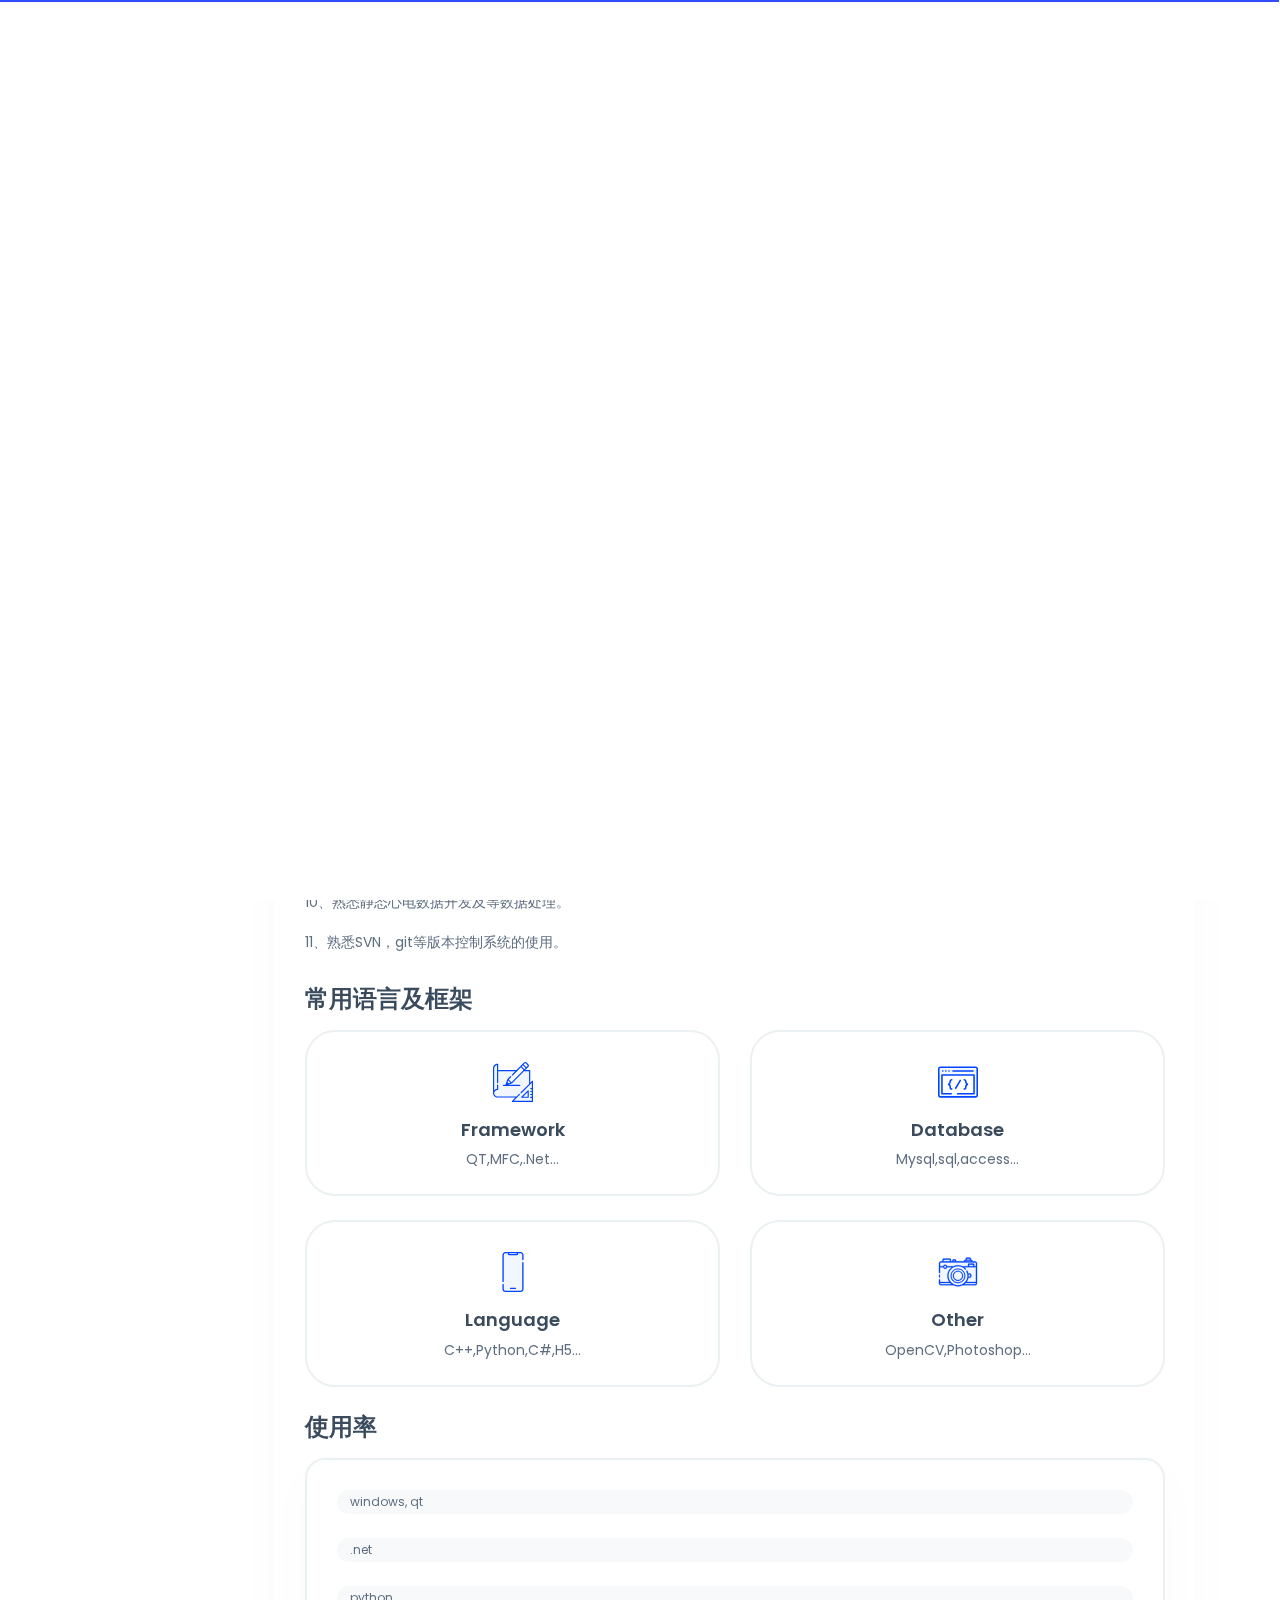
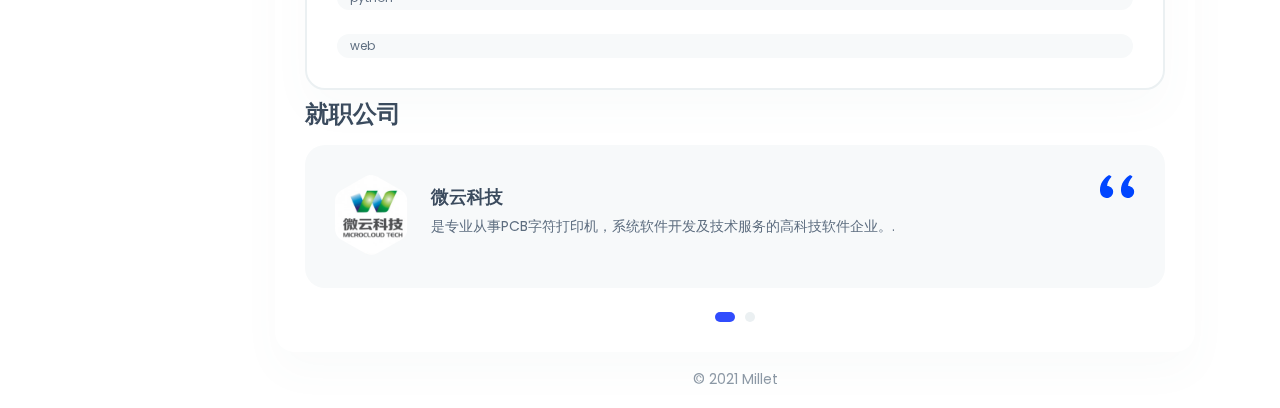
<file: index.html>
﻿<!DOCTYPE html>
<html lang="en">

<head>
    <meta charset="utf-8" />
    <title>罗吉熙的简历</title>

	<!-- Meta Data -->
	<meta http-equiv="X-UA-Compatible" content="IE=edge">
	<meta name="viewport" content="width=device-width, initial-scale=1, shrink-to-fit=no">
	<meta name="format-detection" content="telephone=no"/>
    <meta name="format-detection" content="address=no"/>
    <meta name="author" content="ArtTemplate" />
    <meta name="description" content="vCard" />

    <!-- Twitter data -->
    <meta name="twitter:card" content="summary_large_image">
    <meta name="twitter:site" content="@ArtTemplates">
    <meta name="twitter:title" content="vCard">
    <meta name="twitter:description" content="vCard">
    <meta name="twitter:image" content="assets/images/social.jpg">

    <!-- Open Graph data -->
    <meta property="og:title" content="ArtTemplate" />
    <meta property="og:type" content="website" />
    <meta property="og:url" content="your url website" />
    <meta property="og:image" content="assets/images/social.jpg" />
    <meta property="og:description" content="vCard" />
    <meta property="og:site_name" content="vCard" />

	<!-- Favicons -->
	<link rel="apple-touch-icon" sizes="144x144" href="assets/images/favicons/apple-touch-icon-144x144.png">
	<link rel="apple-touch-icon" sizes="114x114" href="assets/images/favicons/apple-touch-icon-114x114.png">
	<link rel="apple-touch-icon" sizes="72x72" href="assets/images/favicons/apple-touch-icon-72x72.png">
	<link rel="apple-touch-icon" sizes="57x57" href="assets/images/favicons/apple-touch-icon-57x57.png">
	<link rel="shortcut icon" href="assets/images/favicons/favicon.png" type="image/png">

    <!-- Styles -->
	<link rel="stylesheet" type="text/css" href="assets/styles/style.css"/>
    
    <link rel="stylesheet" type="text/css" href="assets/demo/style-demo.css"/>
	
</head>
<body>
    <!-- Preloader -->
    <div class="preloader">
	    <div class="preloader__wrap">
		    <div class="circle-pulse">
                <div class="circle-pulse__1"></div>
                <div class="circle-pulse__2"></div>
            </div>
		    <div class="preloader__progress"><span></span></div>
		</div>
	</div>

    <main class="main">
	    <!-- Header Image -->
		<div class="header-image">
		    <div class="js-parallax" style="background-image: url(assets/img/image_header.jpg);"></div>
		</div>
		
	    <div class="container gutter-top">
		    <!-- Header -->
		    <header class="header box">
			    <div class="header__left">
				    <div class="header__photo">
					    <img class="header__photo-img" src="assets/img/main-photo.svg" alt="罗吉熙头像">
					</div>
					<div class="header__base-info">
					    <h4 class="title titl--h4">罗吉熙</h4>
						<div class="status">研发工程师</div>
						<ul class="header__social">
						    <li><a href="https://gitee.com/guidoluo0521"><i class="font-icon icon-gitee"></i></a></li>
						    <li><a href="https://github.com/GuidoLuo0521"><i class="font-icon icon-my-github"></i></a></li>
							<li><a href="https://blog.csdn.net/qq_32735535"><i class="font-icon icon-csdn"></i></a></li>
						</ul>
					</div>
				</div>
				<div class="header__right">
				    <ul class="header__contact">
					    <li><span class="overhead">Email</span>447459623@qq.com</li>
						<li><span class="overhead">Phone</span>+8615823159025</li>
					</ul>
					<ul class="header__contact">
					    <li><span class="overhead">Birthday</span>1994</li>
						<li><span class="overhead">Location</span>中国重庆渝北区</li>
					</ul>
				</div>
			</header>
			
		    <div class="row sticky-parent">
			    <!-- Sidebar nav -->
                <aside class="col-12 col-md-12 col-lg-2">
				    <div class="sidebar box sticky-column">
	                    <ul class="nav">
                            <li class="nav__item"><a class="active" href="index.html"><i class="icon-user"></i>简单介绍</a></li>
                            <li class="nav__item"><a href="works.html"><i class="icon-codesandbox"></i>工作经历</a></li>
							<li class="nav__item"><a href="education.html"><i class="icon-file-text"></i>教育经历</a></li>
							</a></li>
                        </ul>
					</div>
		        </aside>
		        
				<!-- Content -->
		        <div class="col-12 col-md-12 col-lg-10">
				    <div class="box box-content">
					    <!-- About -->
						<div class="pb-0 pb-sm-2">
							<h1 class="title title--h1 first-title title__separate">基本技能</h1>
							<p>01、熟悉windows进程/线程技术、异步通信机制及原理、内存管理，能深入理解Windows窗口，网络编程、消息机制。
							</p>
							<p>02、熟悉各种常用的数据结构如，并且了解其原理。</p>
							<p>03、熟练掌握MFC，.Net，Asp.net core，Qt，WPF，Winform等框架。
							</p>
							<p>04、熟悉常用的软件架构，设计模式，如工厂模式，适配器模式等。
							</p>
							<p>05、熟悉Mysql，sql等数据库的使用，包括触发器等。
							</p>
							<p>06、熟练掌握C++语言，C#语言，了解面向对象，了解Python，XML，JSON，CSS，HTML，JS。
							</p>
							<p>07、熟练使用VS，Qt creator等开发工具。
							</p>
							<p>08、熟悉C/S，B/S架构，MYSQL，SQL开发。
							</p>
							<p>09、熟悉opencv及图像处理二次开发。
							</p>
							<p>10、熟悉静态心电数据开发及等数据处理。
							</p>
							<p>11、熟悉SVN，git等版本控制系统的使用。
							</p>
						</div>
						
						<!-- What -->
						<div class="mt-1">
						    <h2 class="title title--h3">常用语言及框架</h2>
							<div class="row">
							    <!-- Case Item -->
							    <div class="col-12 col-lg-6">
							        <div class="case-item">
									    <img class="case-item__icon" src="assets/icons/icon-design.svg" alt="" />
										<div>
									        <h3 class="title title--h4">Framework</h3>
										    <p class="case-item__caption">QT,MFC,.Net...</p>
										</div>	
									</div>
								</div>
								
								<!-- Case Item -->
								<div class="col-12 col-lg-6">
							        <div class="case-item">
									    <img class="case-item__icon" src="assets/icons/icon-dev.svg" alt="" />
										<div>
									        <h3 class="title title--h4">Database</h3>
										    <p class="case-item__caption">Mysql,sql,access...</p>
										</div>
									</div>
								</div>
								
								<!-- Case Item -->
								<div class="col-12 col-lg-6">
								    <div class="case-item">
								        <img class="case-item__icon" src="assets/icons/icon-app.svg" alt="" />
										<div>
											<h3 class="title title--h4">Language</h3>
									        <p class="case-item__caption">C++,Python,C#,H5...</p>
										</div>
								   </div>
								</div>
								
								<!-- Case Item -->
								<div class="col-12 col-lg-6">
								    <div class="case-item">
									    <img class="case-item__icon" src="assets/icons/icon-photo.svg" alt="" />
										<div>
									        <h3 class="title title--h4">Other</h3>
										    <p class="case-item__caption">OpenCV,Photoshop...</p>
										</div>
									</div>
								</div>
							</div>	
						</div>
						
						
						<!-- Skills -->
						<div class="row">
							<div class="col-12">
								<h2 class="title title--h3">使用率</h2>
								<div class="box box__border">
									<!-- Progress -->
									<div class="progress">
										<div class="progress-bar" role="progressbar" aria-valuenow="90" aria-valuemin="0" aria-valuemax="100">
											<div class="progress-text"><span>C++</span><span>90%</span></div>
										</div>
										<div class="progress-text"><span>windows, qt</span></div>
									</div>

									<!-- Progress -->
									<div class="progress">
										<div class="progress-bar" role="progressbar" aria-valuenow="75" aria-valuemin="0" aria-valuemax="100">
											<div class="progress-text"><span>C#</span><span>75%</span></div>
										</div>
										<div class="progress-text"><span>.net</span></div>
									</div>

									<!-- Progress -->
									<div class="progress">
										<div class="progress-bar" role="progressbar" aria-valuenow="60" aria-valuemin="0" aria-valuemax="100">
											<div class="progress-text"><span>python</span><span>60%</span></div>
										</div>
										<div class="progress-text"><span>python</span></div>
									</div>

									<!-- Progress -->
									<div class="progress">
										<div class="progress-bar" role="progressbar" aria-valuenow="60" aria-valuemin="0" aria-valuemax="100">
											<div class="progress-text"><span>html,css,js</span><span>60%</span></div>
										</div>
										<div class="progress-text"><span>web</span></div>
									</div>

								</div>
							</div>
						</div>
					
						
						<!-- Testimonials -->
						<div class="mt-2">
						    <h2 class="title title--h3">就职公司</h2>
						    <div class="swiper-container js-carousel-review">
                                <div class="swiper-wrapper">
								    <!-- Item review -->
                                    <div class="swiper-slide review-item">
										<svg class="avatar avatar--80" viewBox="0 0 84 84">
                                            <g class="avatar__hexagon">
                                                <image xlink:href="assets/img/weiyun.png" height="100%" width="100%" />
                                            </g>
                                        </svg>
										<div class="review-item__textbox">
											<h4 class="title title--h5">微云科技</h4>
											<p class="review-item__caption">是专业从事PCB字符打印机，系统软件开发及技术服务的高科技软件企业。.</p>
									    </div>
									</div>
									
									<!-- Item review -->
                                    <div class="swiper-slide review-item">
										<svg class="avatar avatar--80" viewBox="0 0 84 84">
                                            <g class="avatar__hexagon">
                                                <image xlink:href="assets/img/koanruler.png" height="100%" width="100%" />
                                            </g>
                                        </svg>
										<div class="review-item__textbox">
											<h4 class="title title--h5">康如来科技</h4>
											<p class="review-item__caption">专注于医疗设备开发、制造、销售和服务的高科技企业，国家认定的双软企业，是重庆国家生物产业基地核心企业、重庆医疗器械产业技术创新战略联盟成员单位、中国远程心电监护联盟发起单位。</p>
										</div>
									</div>

                                </div>
    
                                <div class="swiper-pagination"></div>
                            </div>
						</div>
					
					</div>
					
					<!-- Footer -->
					<footer class="footer">© 2021 Millet</footer>
		        </div>
			</div>
		</div>	
    </main>

    <!-- SVG masks -->
    <svg class="svg-defs">
        <clipPath id="avatar-box">
            <path d="M1.85379 38.4859C2.9221 18.6653 18.6653 2.92275 38.4858 1.85453 56.0986.905299 77.2792 0 94 0c16.721 0 37.901.905299 55.514 1.85453 19.821 1.06822 35.564 16.81077 36.632 36.63137C187.095 56.0922 188 77.267 188 94c0 16.733-.905 37.908-1.854 55.514-1.068 19.821-16.811 35.563-36.632 36.631C131.901 187.095 110.721 188 94 188c-16.7208 0-37.9014-.905-55.5142-1.855-19.8205-1.068-35.5637-16.81-36.63201-36.631C.904831 131.908 0 110.733 0 94c0-16.733.904831-37.9078 1.85379-55.5141z"/>
        </clipPath>
        <clipPath id="avatar-hexagon">
             <path d="M0 27.2891c0-4.6662 2.4889-8.976 6.52491-11.2986L31.308 1.72845c3.98-2.290382 8.8697-2.305446 12.8637-.03963l25.234 14.31558C73.4807 18.3162 76 22.6478 76 27.3426V56.684c0 4.6805-2.5041 9.0013-6.5597 11.3186L44.4317 82.2915c-3.9869 2.278-8.8765 2.278-12.8634 0L6.55974 68.0026C2.50414 65.6853 0 61.3645 0 56.684V27.2891z"/>
        </clipPath>		
    </svg>
	
    <div class="back-to-top"></div>
    
	 
	
	<!-- JavaScripts -->
	<script src="assets/js/jquery-3.4.1.min.js"></script>
	<script src="assets/js/plugins.min.js"></script>
    <script src="assets/js/common.js"></script>
	
	<script src="assets/demo/plugins-demo.js"></script>
</body>
</html>
</file>
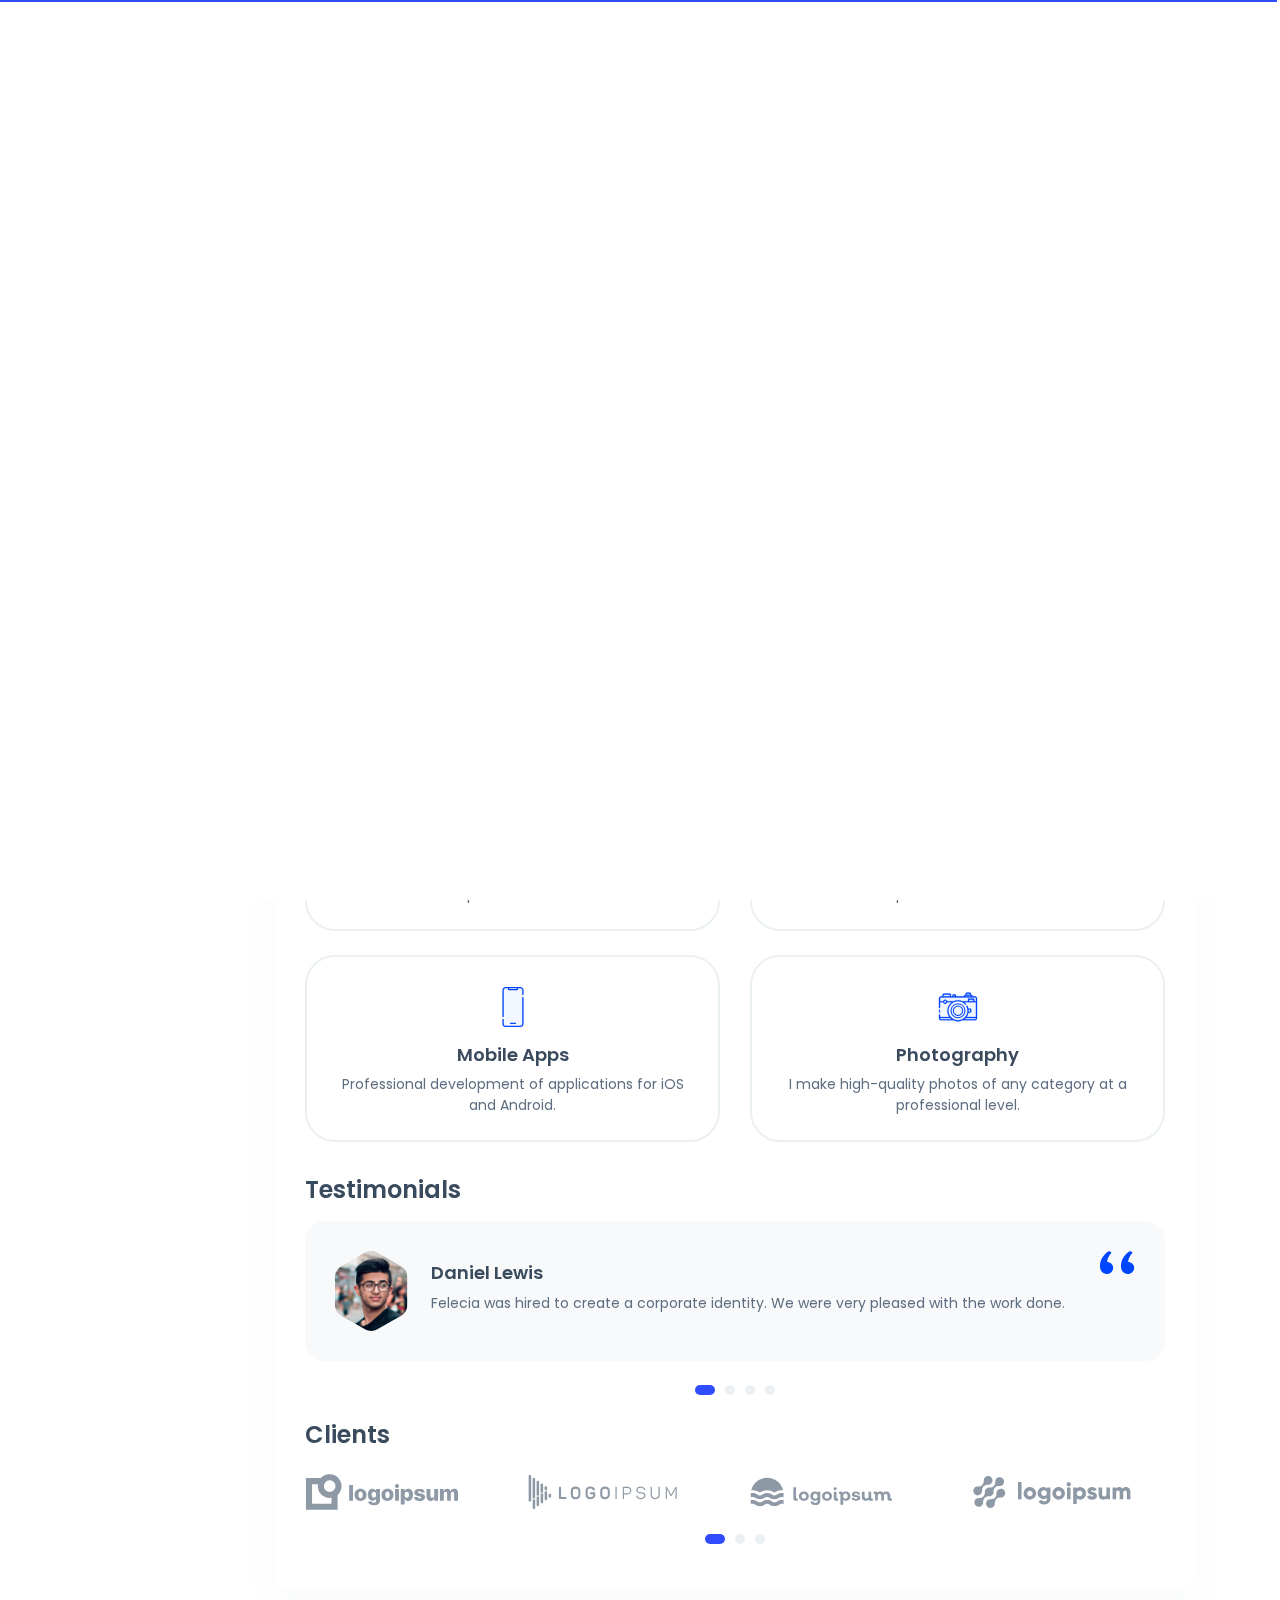
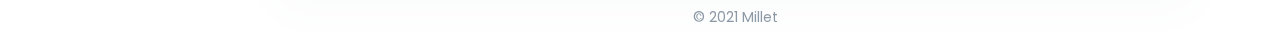
<file: about.html>
﻿<!DOCTYPE html>
<html lang="en">

<head>
    <meta charset="utf-8" />
    <title>Guido - About</title>

	<!-- Meta Data -->
	<meta http-equiv="X-UA-Compatible" content="IE=edge">
	<meta name="viewport" content="width=device-width, initial-scale=1, shrink-to-fit=no">
	<meta name="format-detection" content="telephone=no"/>
    <meta name="format-detection" content="address=no"/>
    <meta name="author" content="ArtTemplate" />
    <meta name="description" content="vCard" />

    <!-- Twitter data -->
    <meta name="twitter:card" content="summary_large_image">
    <meta name="twitter:site" content="@ArtTemplates">
    <meta name="twitter:title" content="vCard">
    <meta name="twitter:description" content="vCard">
    <meta name="twitter:image" content="assets/images/social.jpg">

    <!-- Open Graph data -->
    <meta property="og:title" content="ArtTemplate" />
    <meta property="og:type" content="website" />
    <meta property="og:url" content="your url website" />
    <meta property="og:image" content="assets/images/social.jpg" />
    <meta property="og:description" content="vCard" />
    <meta property="og:site_name" content="vCard" />

	<!-- Favicons -->
	<link rel="apple-touch-icon" sizes="144x144" href="assets/images/favicons/apple-touch-icon-144x144.png">
	<link rel="apple-touch-icon" sizes="114x114" href="assets/images/favicons/apple-touch-icon-114x114.png">
	<link rel="apple-touch-icon" sizes="72x72" href="assets/images/favicons/apple-touch-icon-72x72.png">
	<link rel="apple-touch-icon" sizes="57x57" href="assets/images/favicons/apple-touch-icon-57x57.png">
	<link rel="shortcut icon" href="assets/images/favicons/favicon.png" type="image/png">

    <!-- Styles -->
	<link rel="stylesheet" type="text/css" href="assets/styles/style.css"/>
    
    <link rel="stylesheet" type="text/css" href="assets/demo/style-demo.css"/>
	
</head>
<body>
    <!-- Preloader -->
    <div class="preloader">
	    <div class="preloader__wrap">
		    <div class="circle-pulse">
                <div class="circle-pulse__1"></div>
                <div class="circle-pulse__2"></div>
            </div>
		    <div class="preloader__progress"><span></span></div>
		</div>
	</div>

    <main class="main">
	    <!-- Header Image -->
		<div class="header-image">
		    <div class="js-parallax" style="background-image: url(assets/img/image_header.jpg);"></div>
		</div>
		
	    <div class="container gutter-top">
		    <!-- Header -->
		    <header class="header box">
			    <div class="header__left">
				    <div class="header__photo">
					    <img class="header__photo-img" src="assets/img/main-photo.svg" alt="罗吉熙头像">
					</div>
					<div class="header__base-info">
					    <h4 class="title titl--h4">罗吉熙</h4>
						<div class="status">研发工程师</div>
						<ul class="header__social">
						    <li><a href="https://gitee.com/guidoluo0521"><i class="font-icon icon-gitee"></i></a></li>
						    <li><a href="https://github.com/GuidoLuo0521"><i class="font-icon icon-my-github"></i></a></li>
							<li><a href="https://blog.csdn.net/qq_32735535"><i class="font-icon icon-csdn"></i></a></li>
						</ul>
					</div>
				</div>
				<div class="header__right">
				    <ul class="header__contact">
					    <li><span class="overhead">Email</span>447459623@qq.com</li>
						<li><span class="overhead">Phone</span>+8615823159025</li>
					</ul>
					<ul class="header__contact">
					    <li><span class="overhead">Birthday</span>1994</li>
						<li><span class="overhead">Location</span>中国重庆渝北区</li>
					</ul>
				</div>
			</header>
			
		    <div class="row sticky-parent">
			    <!-- Sidebar nav -->
                <aside class="col-12 col-md-12 col-lg-2">
				    <div class="sidebar box sticky-column">
	                    <ul class="nav">
                            <li class="nav__item"><a class="active" href="index.html"><i class="icon-user"></i>简单介绍</a></li>
							<li class="nav__item"><a href="resume.html"><i class="icon-file-text"></i>教育经历</a></li>
                            <li class="nav__item"><a href="works.html"><i class="icon-codesandbox"></i>工作经历</a></li>
							</a></li>
                        </ul>
					</div>
		        </aside>
		        
				<!-- Content -->
		        <div class="col-12 col-md-12 col-lg-10">
				    <div class="box box-content">
					    <!-- About -->
						<div class="pb-0 pb-sm-2">
		                    <h1 class="title title--h1 first-title title__separate">About Me</h1>
						    <p>I'm Creative Director and UI/UX Designer from Sydney, Australia, working in web development and print media. I enjoy turning complex problems into simple, beautiful and intuitive designs.</p>
                            <p>My job is to build your website so that it is functional and user-friendly but at the same time attractive. Moreover, I add personal touch to your product and make sure that is eye-catching and easy to use. My aim is to bring across your message and identity in the most creative way. I created web design for many famous brand companies.</p>
					    </div>
						
						<!-- What -->
						<div class="mt-1">
						    <h2 class="title title--h3">What I'm Doing</h2>
							<div class="row">
							    <!-- Case Item -->
							    <div class="col-12 col-lg-6">
							        <div class="case-item">
									    <img class="case-item__icon" src="assets/icons/icon-design.svg" alt="" />
										<div>
									        <h3 class="title title--h4">Web Design</h3>
										    <p class="case-item__caption">The most modern and high-quality design made at a professional level.</p>
										</div>	
									</div>
								</div>
								
								<!-- Case Item -->
								<div class="col-12 col-lg-6">
							        <div class="case-item">
									    <img class="case-item__icon" src="assets/icons/icon-dev.svg" alt="" />
										<div>
									        <h3 class="title title--h4">Web Development</h3>
										    <p class="case-item__caption">High-quality development of sites at the professional level.</p>
										</div>
									</div>
								</div>
								
								<!-- Case Item -->
								<div class="col-12 col-lg-6">
								    <div class="case-item">
								        <img class="case-item__icon" src="assets/icons/icon-app.svg" alt="" />
										<div>
								            <h3 class="title title--h4">Mobile Apps</h3>
									        <p class="case-item__caption">Professional development of applications for iOS and Android.</p>
										</div>
								   </div>
								</div>
								
								<!-- Case Item -->
								<div class="col-12 col-lg-6">
								    <div class="case-item">
									    <img class="case-item__icon" src="assets/icons/icon-photo.svg" alt="" />
										<div>
									        <h3 class="title title--h4">Photography</h3>
										    <p class="case-item__caption">I make high-quality photos of any category at a professional level.</p>
										</div>
									</div>
								</div>
							</div>	
						</div>
						
						<!-- Testimonials -->
						<div class="mt-2">
						    <h2 class="title title--h3">Testimonials</h2>
						    <div class="swiper-container js-carousel-review">
                                <div class="swiper-wrapper">
								    <!-- Item review -->
                                    <div class="swiper-slide review-item">
										<svg class="avatar avatar--80" viewBox="0 0 84 84">
                                            <g class="avatar__hexagon">
                                                <image xlink:href="assets/img/avatar-2.jpg" height="100%" width="100%" />
                                            </g>
                                        </svg>
										<div class="review-item__textbox">
											<h4 class="title title--h5">Daniel Lewis</h4>
											<p class="review-item__caption">Felecia was hired to create a corporate identity. We were very pleased with the work done.</p>
									    </div>
									</div>
									
									<!-- Item review -->
                                    <div class="swiper-slide review-item">
										<svg class="avatar avatar--80" viewBox="0 0 84 84">
                                            <g class="avatar__hexagon">
                                                <image xlink:href="assets/img/avatar-3.jpg" height="100%" width="100%" />
                                            </g>
                                        </svg>
										<div class="review-item__textbox">
											<h4 class="title title--h5">Jessica Miller</h4>
											<p class="review-item__caption">thanks to the skill of Felecia, we have a design that we can be proud of.</p>
										</div>
									</div>
									
									<!-- Item review -->
                                    <div class="swiper-slide review-item">
										<svg class="avatar avatar--80" viewBox="0 0 84 84">
                                            <g class="avatar__hexagon">
                                                <image xlink:href="assets/img/avatar-4.jpg" height="100%" width="100%" />
                                            </g>
                                        </svg>
										<div class="review-item__textbox">
											<h4 class="title title--h5">Tanya Ruiz</h4>
											<p class="review-item__caption">Felecia was hired to create a corporate identity. We were very pleased with the work done.</p>
										</div>
									</div>
									
									<!-- Item review -->
                                    <div class="swiper-slide review-item">
										<svg class="avatar avatar--80" viewBox="0 0 84 84">
                                            <g class="avatar__hexagon">
                                                <image xlink:href="assets/img/avatar-5.jpg" height="100%" width="100%" />
                                            </g>
                                        </svg>
										<div class="review-item__textbox">
											<h4 class="title title--h5">Thomas Castro</h4>
											<p class="review-item__caption">thanks to the skill of Felecia, we have a design that we can be proud of.</p>
										</div>
									</div>
                                </div>
    
                                <div class="swiper-pagination"></div>
                            </div>
						</div>
						
						<!-- Clients -->
						<div class="mt-4">
						    <h2 class="title title--h3">Clients</h2>
							
							<div class="swiper-container js-carousel-clients">
                                <div class="swiper-wrapper">
								    <!-- Item client -->
                                    <div class="swiper-slide">
									    <a href="#"><img src="assets/img/logo-1.svg" alt="Logo" /></a>
									</div>
									
								    <!-- Item client -->
                                    <div class="swiper-slide">
									    <a href="#"><img src="assets/img/logo-2.svg" alt="Logo" /></a>
									</div>

								    <!-- Item client -->
                                    <div class="swiper-slide">
									    <a href="#"><img src="assets/img/logo-3.svg" alt="Logo" /></a>
									</div>

								    <!-- Item client -->
                                    <div class="swiper-slide">
									    <a href="#"><img src="assets/img/logo-4.svg" alt="Logo" /></a>
									</div>
									
								    <!-- Item client -->
                                    <div class="swiper-slide">
									    <a href="#"><img src="assets/img/logo-1.svg" alt="Logo" /></a>
									</div>
									
									<!-- Item client -->
                                    <div class="swiper-slide">
									    <a href="#"><img src="assets/img/logo-2.svg" alt="Logo" /></a>
									</div>
								</div>
								
								<div class="swiper-pagination"></div>
							</div>
						</div>
					</div>
					
					<!-- Footer -->
					<footer class="footer">© 2021 Millet</footer>
		        </div>
			</div>
		</div>	
    </main>

    <!-- SVG masks -->
    <svg class="svg-defs">
        <clipPath id="avatar-box">
            <path d="M1.85379 38.4859C2.9221 18.6653 18.6653 2.92275 38.4858 1.85453 56.0986.905299 77.2792 0 94 0c16.721 0 37.901.905299 55.514 1.85453 19.821 1.06822 35.564 16.81077 36.632 36.63137C187.095 56.0922 188 77.267 188 94c0 16.733-.905 37.908-1.854 55.514-1.068 19.821-16.811 35.563-36.632 36.631C131.901 187.095 110.721 188 94 188c-16.7208 0-37.9014-.905-55.5142-1.855-19.8205-1.068-35.5637-16.81-36.63201-36.631C.904831 131.908 0 110.733 0 94c0-16.733.904831-37.9078 1.85379-55.5141z"/>
        </clipPath>
        <clipPath id="avatar-hexagon">
             <path d="M0 27.2891c0-4.6662 2.4889-8.976 6.52491-11.2986L31.308 1.72845c3.98-2.290382 8.8697-2.305446 12.8637-.03963l25.234 14.31558C73.4807 18.3162 76 22.6478 76 27.3426V56.684c0 4.6805-2.5041 9.0013-6.5597 11.3186L44.4317 82.2915c-3.9869 2.278-8.8765 2.278-12.8634 0L6.55974 68.0026C2.50414 65.6853 0 61.3645 0 56.684V27.2891z"/>
        </clipPath>		
    </svg>
	
    <div class="back-to-top"></div>
    
	 
	
	<!-- JavaScripts -->
	<script src="assets/js/jquery-3.4.1.min.js"></script>
	<script src="assets/js/plugins.min.js"></script>
    <script src="assets/js/common.js"></script>
	
	<script src="assets/demo/plugins-demo.js"></script>
</body>
</html>
</file>
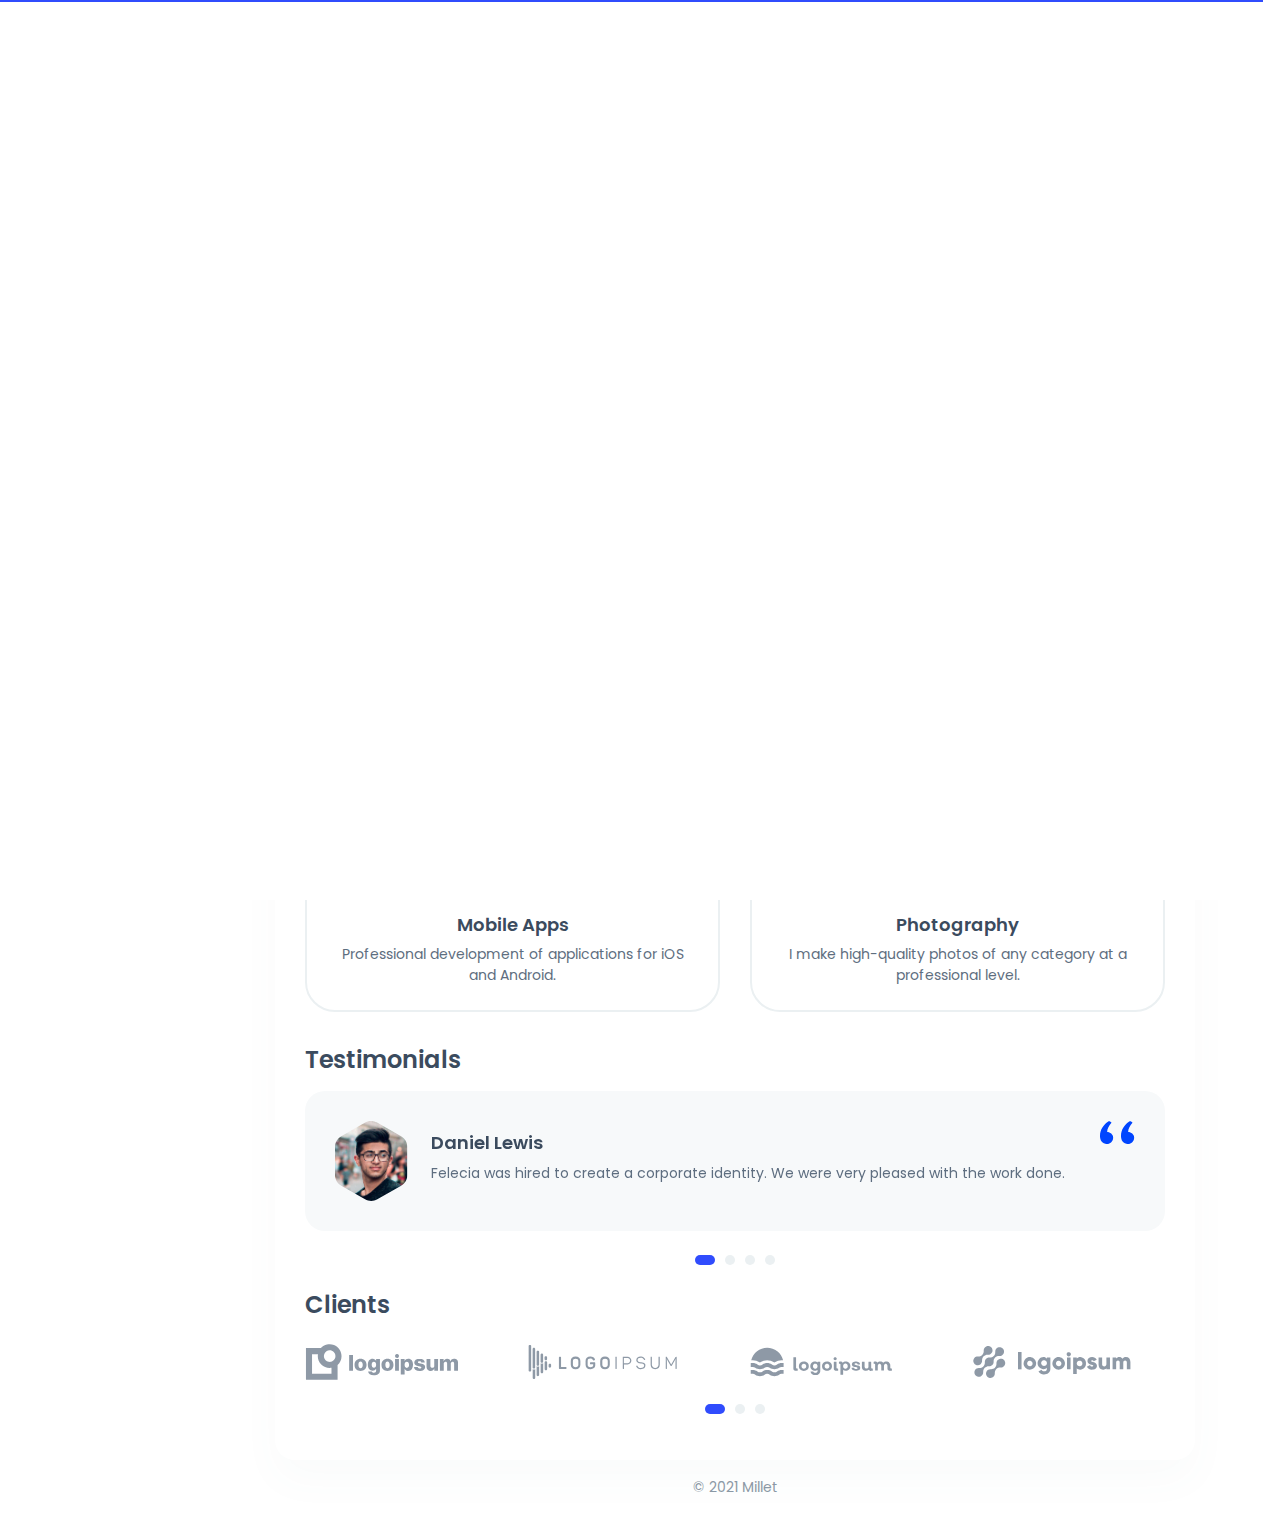
<file: background-2.html>
﻿<!DOCTYPE html>
<html lang="en">

<head>
    <meta charset="utf-8" />
    <title>Guido - About</title>

	<!-- Meta Data -->
	<meta http-equiv="X-UA-Compatible" content="IE=edge">
	<meta name="viewport" content="width=device-width, initial-scale=1, shrink-to-fit=no">
	<meta name="format-detection" content="telephone=no"/>
    <meta name="format-detection" content="address=no"/>
    <meta name="author" content="ArtTemplate" />
    <meta name="description" content="vCard" />

    <!-- Twitter data -->
    <meta name="twitter:card" content="summary_large_image">
    <meta name="twitter:site" content="@ArtTemplates">
    <meta name="twitter:title" content="vCard">
    <meta name="twitter:description" content="vCard">
    <meta name="twitter:image" content="assets/images/social.jpg">

    <!-- Open Graph data -->
    <meta property="og:title" content="ArtTemplate" />
    <meta property="og:type" content="website" />
    <meta property="og:url" content="your url website" />
    <meta property="og:image" content="assets/images/social.jpg" />
    <meta property="og:description" content="vCard" />
    <meta property="og:site_name" content="vCard" />

	<!-- Favicons -->
	<link rel="apple-touch-icon" sizes="144x144" href="assets/images/favicons/apple-touch-icon-144x144.png">
	<link rel="apple-touch-icon" sizes="114x114" href="assets/images/favicons/apple-touch-icon-114x114.png">
	<link rel="apple-touch-icon" sizes="72x72" href="assets/images/favicons/apple-touch-icon-72x72.png">
	<link rel="apple-touch-icon" sizes="57x57" href="assets/images/favicons/apple-touch-icon-57x57.png">
	<link rel="shortcut icon" href="assets/images/favicons/favicon.png" type="image/png">

    <!-- Styles -->
	<link rel="stylesheet" type="text/css" href="assets/styles/style.css"/>
    <link rel="stylesheet" type="text/css" href="assets/demo/style-demo.css"/>
	
</head>
<body class="bg-triangles">
    <!-- Preloader -->
    <div class="preloader">
	    <div class="preloader__wrap">
		    <div class="circle-pulse">
                <div class="circle-pulse__1"></div>
                <div class="circle-pulse__2"></div>
            </div>
		    <div class="preloader__progress"><span></span></div>
		</div>
	</div>

    <main class="main">
	    <div class="container gutter-top-100">
		    <!-- Header -->
		    <header class="header box">
			    <div class="header__left">
				    <div class="header__photo">
					    <img class="header__photo-img" src="assets/img/main-photo.svg" alt="罗吉熙头像">
					</div>
					<div class="header__base-info">
					    <h4 class="title titl--h4">罗吉熙</h4>
						<div class="status">研发工程师</div>
						<ul class="header__social">
						    <li><a href="https://gitee.com/guidoluo0521"><i class="font-icon icon-gitee"></i></a></li>
						    <li><a href="https://github.com/GuidoLuo0521"><i class="font-icon icon-my-github"></i></a></li>
							<li><a href="https://blog.csdn.net/qq_32735535"><i class="font-icon icon-csdn"></i></a></li>
						</ul>
					</div>
				</div>
				<div class="header__right">
				    <ul class="header__contact">
					    <li><span class="overhead">Email</span>447459623@qq.com</li>
						<li><span class="overhead">Phone</span>+8615823159025</li>
					</ul>
					<ul class="header__contact">
					    <li><span class="overhead">Birthday</span>1994</li>
						<li><span class="overhead">Location</span>中国重庆渝北区</li>
					</ul>
				</div>
			</header>
			
		    <div class="row sticky-parent">
			    <!-- Sidebar nav -->
                <aside class="col-12 col-md-12 col-lg-2">
				    <div class="sidebar box sticky-column">
	                    <ul class="nav">
                            <li class="nav__item"><a class="active" href="index.html"><i class="icon-user"></i>简单介绍</a></li>
							<li class="nav__item"><a href="resume.html"><i class="icon-file-text"></i>教育经历</a></li>
                            <li class="nav__item"><a href="works.html"><i class="icon-codesandbox"></i>工作经历</a></li>
							</a></li>
                        </ul>
					</div>
		        </aside>
		        
				<!-- Content -->
		        <div class="col-12 col-md-12 col-lg-10">
				    <div class="box box-content">
					    <!-- About -->
						<div class="pb-0 pb-sm-2">
		                    <h1 class="title title--h1 first-title title__separate">About Me</h1>
						    <p>I'm Creative Director and UI/UX Designer from Sydney, Australia, working in web development and print media. I enjoy turning complex problems into simple, beautiful and intuitive designs.</p>
                            <p>My job is to build your website so that it is functional and user-friendly but at the same time attractive. Moreover, I add personal touch to your product and make sure that is eye-catching and easy to use. My aim is to bring across your message and identity in the most creative way. I created web design for many famous brand companies.</p>
					    </div>
						
						<!-- What -->
						<div class="mt-1">
						    <h2 class="title title--h3">What I'm Doing</h2>
							<div class="row">
							    <!-- Case Item -->
							    <div class="col-12 col-lg-6">
							        <div class="case-item">
									    <img class="case-item__icon" src="assets/icons/icon-design.svg" alt="" />
										<div>
									        <h3 class="title title--h4">Web Design</h3>
										    <p class="case-item__caption">The most modern and high-quality design made at a professional level.</p>
										</div>	
									</div>
								</div>
								
								<!-- Case Item -->
								<div class="col-12 col-lg-6">
							        <div class="case-item">
									    <img class="case-item__icon" src="assets/icons/icon-dev.svg" alt="" />
										<div>
									        <h3 class="title title--h4">Web Development</h3>
										    <p class="case-item__caption">High-quality development of sites at the professional level.</p>
										</div>
									</div>
								</div>
								
								<!-- Case Item -->
								<div class="col-12 col-lg-6">
								    <div class="case-item">
								        <img class="case-item__icon" src="assets/icons/icon-app.svg" alt="" />
										<div>
								            <h3 class="title title--h4">Mobile Apps</h3>
									        <p class="case-item__caption">Professional development of applications for iOS and Android.</p>
										</div>
								   </div>
								</div>
								
								<!-- Case Item -->
								<div class="col-12 col-lg-6">
								    <div class="case-item">
									    <img class="case-item__icon" src="assets/icons/icon-photo.svg" alt="" />
										<div>
									        <h3 class="title title--h4">Photography</h3>
										    <p class="case-item__caption">I make high-quality photos of any category at a professional level.</p>
										</div>
									</div>
								</div>
							</div>	
						</div>
						
						<!-- Testimonials -->
						<div class="mt-2">
						    <h2 class="title title--h3">Testimonials</h2>
						    <div class="swiper-container js-carousel-review">
                                <div class="swiper-wrapper">
								    <!-- Item review -->
                                    <div class="swiper-slide review-item">
										<svg class="avatar avatar--80" viewBox="0 0 84 84">
                                            <g class="avatar__hexagon">
                                                <image xlink:href="assets/img/avatar-2.jpg" height="100%" width="100%" />
                                            </g>
                                        </svg>
										<div class="review-item__textbox">
											<h4 class="title title--h5">Daniel Lewis</h4>
											<p class="review-item__caption">Felecia was hired to create a corporate identity. We were very pleased with the work done.</p>
									    </div>
									</div>
									
									<!-- Item review -->
                                    <div class="swiper-slide review-item">
										<svg class="avatar avatar--80" viewBox="0 0 84 84">
                                            <g class="avatar__hexagon">
                                                <image xlink:href="assets/img/avatar-3.jpg" height="100%" width="100%" />
                                            </g>
                                        </svg>
										<div class="review-item__textbox">
											<h4 class="title title--h5">Jessica Miller</h4>
											<p class="review-item__caption">thanks to the skill of Felecia, we have a design that we can be proud of.</p>
										</div>
									</div>
									
									<!-- Item review -->
                                    <div class="swiper-slide review-item">
										<svg class="avatar avatar--80" viewBox="0 0 84 84">
                                            <g class="avatar__hexagon">
                                                <image xlink:href="assets/img/avatar-4.jpg" height="100%" width="100%" />
                                            </g>
                                        </svg>
										<div class="review-item__textbox">
											<h4 class="title title--h5">Tanya Ruiz</h4>
											<p class="review-item__caption">Felecia was hired to create a corporate identity. We were very pleased with the work done.</p>
										</div>
									</div>
									
									<!-- Item review -->
                                    <div class="swiper-slide review-item">
										<svg class="avatar avatar--80" viewBox="0 0 84 84">
                                            <g class="avatar__hexagon">
                                                <image xlink:href="assets/img/avatar-5.jpg" height="100%" width="100%" />
                                            </g>
                                        </svg>
										<div class="review-item__textbox">
											<h4 class="title title--h5">Thomas Castro</h4>
											<p class="review-item__caption">thanks to the skill of Felecia, we have a design that we can be proud of.</p>
										</div>
									</div>
                                </div>
    
                                <div class="swiper-pagination"></div>
                            </div>
						</div>
						
						<!-- Clients -->
						<div class="mt-4">
						    <h2 class="title title--h3">Clients</h2>
							
							<div class="swiper-container js-carousel-clients">
                                <div class="swiper-wrapper">
								    <!-- Item client -->
                                    <div class="swiper-slide">
									    <a href="#"><img src="assets/img/logo-1.svg" alt="Logo" /></a>
									</div>
									
								    <!-- Item client -->
                                    <div class="swiper-slide">
									    <a href="#"><img src="assets/img/logo-2.svg" alt="Logo" /></a>
									</div>

								    <!-- Item client -->
                                    <div class="swiper-slide">
									    <a href="#"><img src="assets/img/logo-3.svg" alt="Logo" /></a>
									</div>

								    <!-- Item client -->
                                    <div class="swiper-slide">
									    <a href="#"><img src="assets/img/logo-4.svg" alt="Logo" /></a>
									</div>
									
								    <!-- Item client -->
                                    <div class="swiper-slide">
									    <a href="#"><img src="assets/img/logo-1.svg" alt="Logo" /></a>
									</div>
									
									<!-- Item client -->
                                    <div class="swiper-slide">
									    <a href="#"><img src="assets/img/logo-2.svg" alt="Logo" /></a>
									</div>
								</div>
								
								<div class="swiper-pagination"></div>
							</div>
						</div>
					</div>
					
					<!-- Footer -->
					<footer class="footer">© 2021 Millet</footer>
		        </div>
			</div>
		</div>	
    </main>

    <!-- SVG masks -->
    <svg class="svg-defs">
        <clipPath id="avatar-box">
            <path d="M1.85379 38.4859C2.9221 18.6653 18.6653 2.92275 38.4858 1.85453 56.0986.905299 77.2792 0 94 0c16.721 0 37.901.905299 55.514 1.85453 19.821 1.06822 35.564 16.81077 36.632 36.63137C187.095 56.0922 188 77.267 188 94c0 16.733-.905 37.908-1.854 55.514-1.068 19.821-16.811 35.563-36.632 36.631C131.901 187.095 110.721 188 94 188c-16.7208 0-37.9014-.905-55.5142-1.855-19.8205-1.068-35.5637-16.81-36.63201-36.631C.904831 131.908 0 110.733 0 94c0-16.733.904831-37.9078 1.85379-55.5141z"/>
        </clipPath>
        <clipPath id="avatar-hexagon">
             <path d="M0 27.2891c0-4.6662 2.4889-8.976 6.52491-11.2986L31.308 1.72845c3.98-2.290382 8.8697-2.305446 12.8637-.03963l25.234 14.31558C73.4807 18.3162 76 22.6478 76 27.3426V56.684c0 4.6805-2.5041 9.0013-6.5597 11.3186L44.4317 82.2915c-3.9869 2.278-8.8765 2.278-12.8634 0L6.55974 68.0026C2.50414 65.6853 0 61.3645 0 56.684V27.2891z"/>
        </clipPath>		
    </svg>
	
    <div class="back-to-top"></div>
 
	
	<!-- JavaScripts -->
	<script src="assets/js/jquery-3.4.1.min.js"></script>
	<script src="assets/js/plugins.min.js"></script>
    <script src="assets/js/common.js"></script>
	
	<script src="assets/demo/plugins-demo.js"></script>
</body>
</html>
</file>
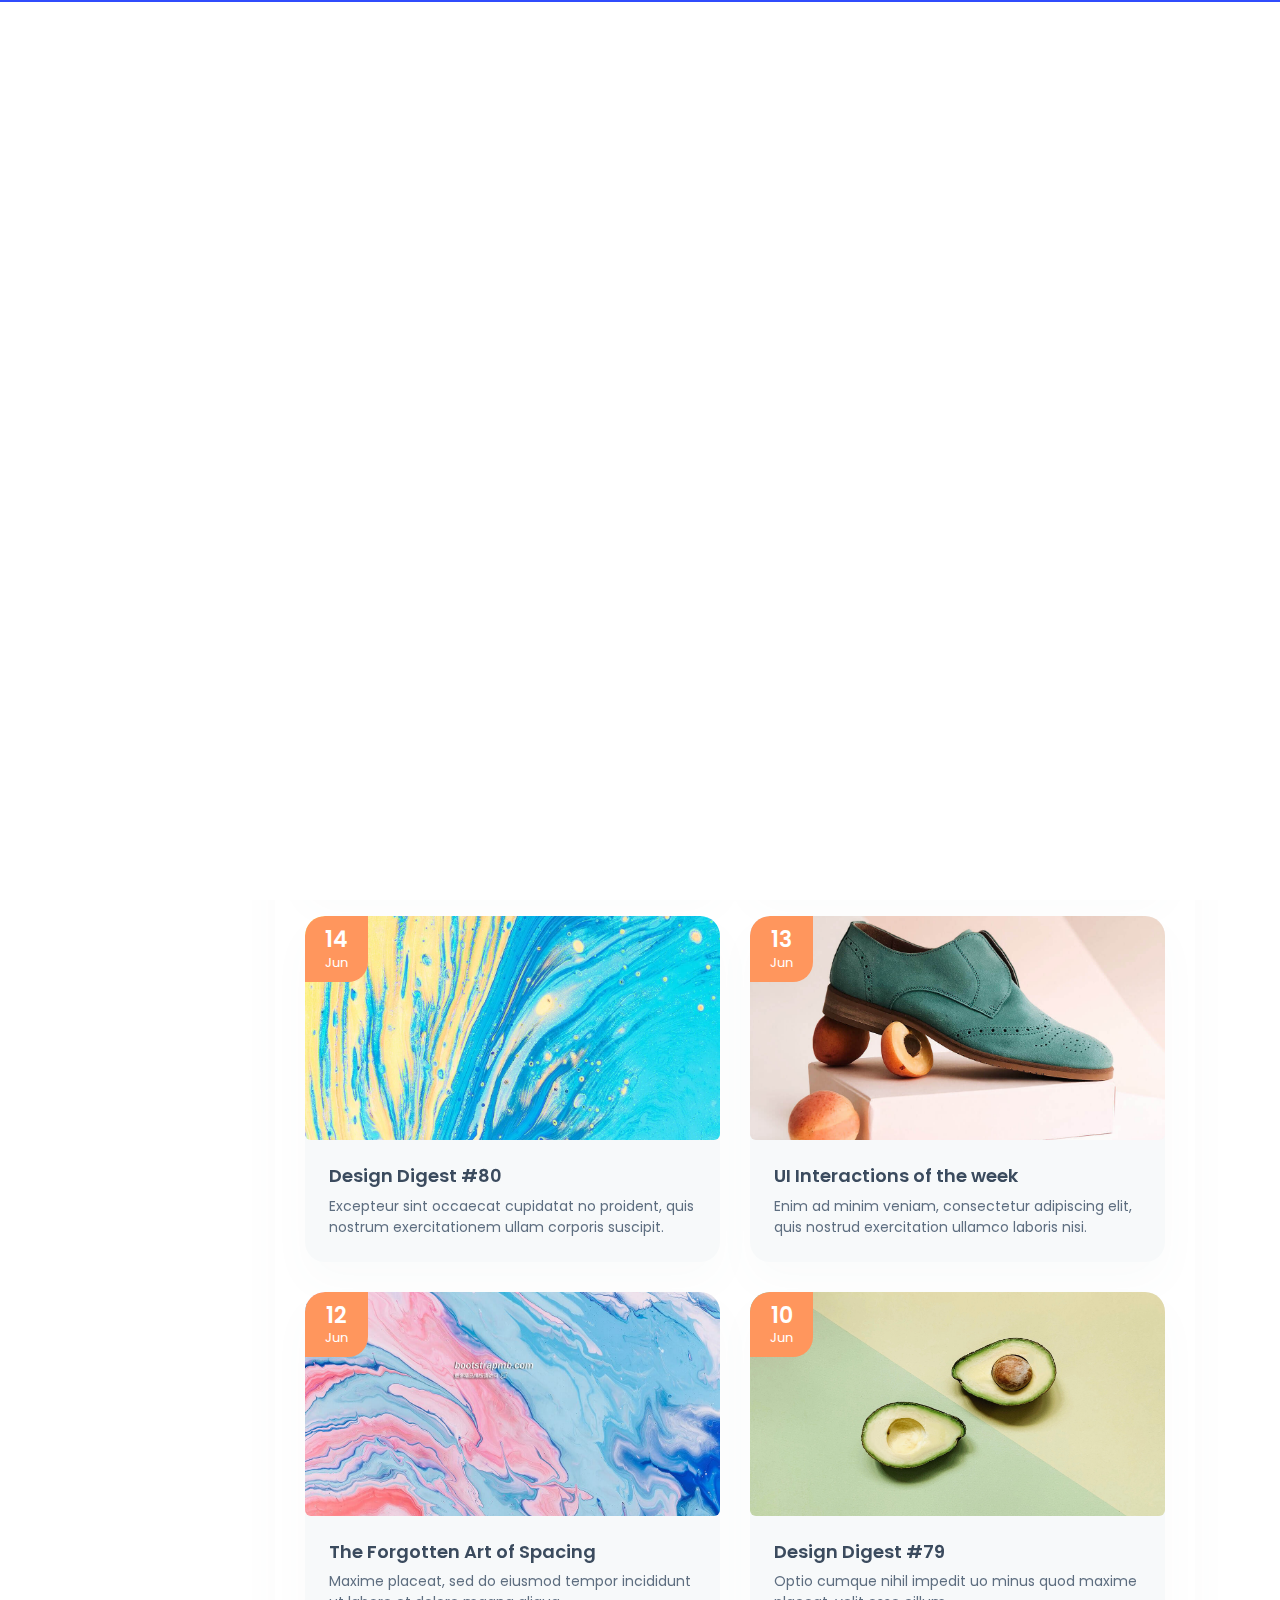
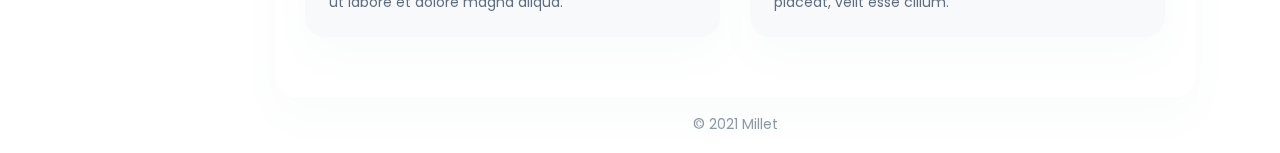
<file: blog.html>
﻿<!DOCTYPE html>
<html lang="en">

<head>
    <meta charset="utf-8" />
    <title>Guido - Blog</title>

	<!-- Meta Data -->
	<meta http-equiv="X-UA-Compatible" content="IE=edge">
	<meta name="viewport" content="width=device-width, initial-scale=1, shrink-to-fit=no">
	<meta name="format-detection" content="telephone=no"/>
    <meta name="format-detection" content="address=no"/>
    <meta name="author" content="ArtTemplate" />
    <meta name="description" content="vCard" />

    <!-- Twitter data -->
    <meta name="twitter:card" content="summary_large_image">
    <meta name="twitter:site" content="@ArtTemplates">
    <meta name="twitter:title" content="vCard">
    <meta name="twitter:description" content="vCard">
    <meta name="twitter:image" content="assets/images/social.jpg">

    <!-- Open Graph data -->
    <meta property="og:title" content="ArtTemplate" />
    <meta property="og:type" content="website" />
    <meta property="og:url" content="your url website" />
    <meta property="og:image" content="assets/images/social.jpg" />
    <meta property="og:description" content="vCard" />
    <meta property="og:site_name" content="vCard" />

	<!-- Favicons -->
	<link rel="apple-touch-icon" sizes="144x144" href="assets/images/favicons/apple-touch-icon-144x144.png">
	<link rel="apple-touch-icon" sizes="114x114" href="assets/images/favicons/apple-touch-icon-114x114.png">
	<link rel="apple-touch-icon" sizes="72x72" href="assets/images/favicons/apple-touch-icon-72x72.png">
	<link rel="apple-touch-icon" sizes="57x57" href="assets/images/favicons/apple-touch-icon-57x57.png">
	<link rel="shortcut icon" href="assets/images/favicons/favicon.png" type="image/png">

    <!-- Styles -->
	<link rel="stylesheet" type="text/css" href="assets/styles/style.css"/>
    <link rel="stylesheet" type="text/css" href="assets/demo/style-demo.css"/>
	
</head>
<body>
    <!-- Preloader -->
    <div class="preloader">
	    <div class="preloader__wrap">
		    <div class="circle-pulse">
                <div class="circle-pulse__1"></div>
                <div class="circle-pulse__2"></div>
            </div>
		    <div class="preloader__progress"><span></span></div>
		</div>
	</div>

    <main class="main">
	    <!-- Header Image -->
		<div class="header-image">
		    <div class="js-parallax" style="background-image: url(assets/img/image_header.jpg);"></div>
		</div>
		
		<div class="container gutter-top">
			<!-- Header -->
			<header class="header box">
				<div class="header__left">
					<div class="header__photo">
						<img class="header__photo-img" src="assets/img/main-photo.svg" alt="罗吉熙头像">
					</div>
					<div class="header__base-info">
						<h4 class="title titl--h4">罗吉熙</h4>
						<div class="status">研发工程师</div>
						<ul class="header__social">
							<li><a href="https://gitee.com/guidoluo0521"><i class="font-icon icon-gitee"></i></a></li>
							<li><a href="https://github.com/GuidoLuo0521"><i class="font-icon icon-my-github"></i></a></li>
							<li><a href="https://blog.csdn.net/qq_32735535"><i class="font-icon icon-csdn"></i></a></li>
						</ul>
					</div>
				</div>
				<div class="header__right">
					<ul class="header__contact">
						<li><span class="overhead">Email</span>447459623@qq.com</li>
						<li><span class="overhead">Phone</span>+8615823159025</li>
					</ul>
					<ul class="header__contact">
						<li><span class="overhead">Birthday</span>1994</li>
						<li><span class="overhead">Location</span>中国重庆渝北区</li>
					</ul>
				</div>
			</header>

			<div class="row sticky-parent">
				<!-- Sidebar nav -->
                <aside class="col-12 col-md-12 col-lg-2">
				    <div class="sidebar box sticky-column">
	                    <ul class="nav">
                            <li class="nav__item"><a class="active" href="index.html"><i class="icon-user"></i>简单介绍</a></li>
							<li class="nav__item"><a href="resume.html"><i class="icon-file-text"></i>教育经历</a></li>
                            <li class="nav__item"><a href="works.html"><i class="icon-codesandbox"></i>工作经历</a></li>
							</a></li>
                        </ul>
					</div>
		        </aside>

				<!-- Content -->
				<div class="col-12 col-md-12 col-lg-10">
					<div class="box box-content">
						<div class="pb-2">
							<h1 class="title title--h1 first-title title__separate">Blog</h1>
						</div>

						<!-- News -->
						<div class="news-grid">
							<!-- Post -->
							<article class="news-item box">
								<div class="news-item__image-wrap overlay overlay--45">
									<div class="news-item__date">16<span>Jun</span></div>
									<a class="news-item__link" href="single-post.html"></a>
									<img class="cover lazyload" src="assets/img/image_02.jpg" alt="" />
								</div>
								<div class="news-item__caption">
									<h2 class="title title--h4">Design Conferences in 2019</h2>
									<p>Veritatis et quasi architecto beatae vitae dicta sunt, explicabo.</p>
								</div>
							</article>

							<!-- Post -->
							<article class="news-item box">
								<div class="news-item__image-wrap overlay overlay--45">
									<div class="news-item__date">15<span>Jun</span></div>
									<a class="news-item__link" href="single-post.html"></a>
									<img class="cover lazyload" src="assets/img/image_06.jpg" alt="" />
								</div>
								<div class="news-item__caption">
									<h2 class="title title--h4">Best Fonts Every Designer</h2>
									<p>Sed ut perspiciatis, nam libero tempore, cum soluta nobis est eligendi.</p>
								</div>
							</article>

							<!-- Post -->
							<article class="news-item box">
								<div class="news-item__image-wrap overlay overlay--45">
									<div class="news-item__date">14<span>Jun</span></div>
									<a class="news-item__link" href="single-post.html"></a>
									<img class="cover lazyload" src="assets/img/image_08.jpg" alt="" />
								</div>
								<div class="news-item__caption">
									<h2 class="title title--h4">Design Digest #80</h2>
									<p>Excepteur sint occaecat cupidatat no proident, quis nostrum exercitationem ullam corporis suscipit.</p>
								</div>
							</article>

							<!-- Post -->
							<article class="news-item box">
								<div class="news-item__image-wrap overlay overlay--45">
									<div class="news-item__date">13<span>Jun</span></div>
									<a class="news-item__link" href="single-post.html"></a>
									<img class="cover lazyload" src="assets/img/image_07.jpg" alt="" />
								</div>
								<div class="news-item__caption">
									<h2 class="title title--h4">UI Interactions of the week</h2>
									<p>Enim ad minim veniam, consectetur adipiscing elit, quis nostrud exercitation ullamco laboris nisi.</p>
								</div>
							</article>

							<!-- Post -->
							<article class="news-item box">
								<div class="news-item__image-wrap overlay overlay--45">
									<div class="news-item__date">12<span>Jun</span></div>
									<a class="news-item__link" href="single-post.html"></a>
									<img class="cover lazyload" src="assets/img/image_05.jpg" alt="" />
								</div>
								<div class="news-item__caption">
									<h2 class="title title--h4">The Forgotten Art of Spacing</h2>
									<p>Maxime placeat, sed do eiusmod tempor incididunt ut labore et dolore magna aliqua.</p>
								</div>
							</article>

							<!-- Post -->
							<article class="news-item box">
								<div class="news-item__image-wrap overlay overlay--45">
									<div class="news-item__date">10<span>Jun</span></div>
									<a class="news-item__link" href="single-post.html"></a>
									<img class="cover lazyload" src="assets/img/image_01.jpg" alt="" />
								</div>
								<div class="news-item__caption">
									<h2 class="title title--h4">Design Digest #79</h2>
									<p>Optio cumque nihil impedit uo minus quod maxime placeat, velit esse cillum.</p>
								</div>
							</article>
						</div>
					</div>

					<!-- Footer -->
					<footer class="footer">© 2021 Millet</footer>
				</div>
			</div>
		</div>	
    </main>

    <div class="back-to-top"></div>
	
    <!-- SVG masks -->
    <svg class="svg-defs">
        <clipPath id="avatar-box">
            <path d="M1.85379 38.4859C2.9221 18.6653 18.6653 2.92275 38.4858 1.85453 56.0986.905299 77.2792 0 94 0c16.721 0 37.901.905299 55.514 1.85453 19.821 1.06822 35.564 16.81077 36.632 36.63137C187.095 56.0922 188 77.267 188 94c0 16.733-.905 37.908-1.854 55.514-1.068 19.821-16.811 35.563-36.632 36.631C131.901 187.095 110.721 188 94 188c-16.7208 0-37.9014-.905-55.5142-1.855-19.8205-1.068-35.5637-16.81-36.63201-36.631C.904831 131.908 0 110.733 0 94c0-16.733.904831-37.9078 1.85379-55.5141z"/>
        </clipPath>
        <clipPath id="avatar-hexagon">
             <path d="M0 27.2891c0-4.6662 2.4889-8.976 6.52491-11.2986L31.308 1.72845c3.98-2.290382 8.8697-2.305446 12.8637-.03963l25.234 14.31558C73.4807 18.3162 76 22.6478 76 27.3426V56.684c0 4.6805-2.5041 9.0013-6.5597 11.3186L44.4317 82.2915c-3.9869 2.278-8.8765 2.278-12.8634 0L6.55974 68.0026C2.50414 65.6853 0 61.3645 0 56.684V27.2891z"/>
        </clipPath>		
    </svg>
    
 
	
	<!-- JavaScripts -->
	<script src="assets/js/jquery-3.4.1.min.js"></script>
	<script src="assets/js/plugins.min.js"></script>
    <script src="assets/js/common.js"></script>
    
	<script src="assets/demo/plugins-demo.js"></script>
</body>
</html>
</file>
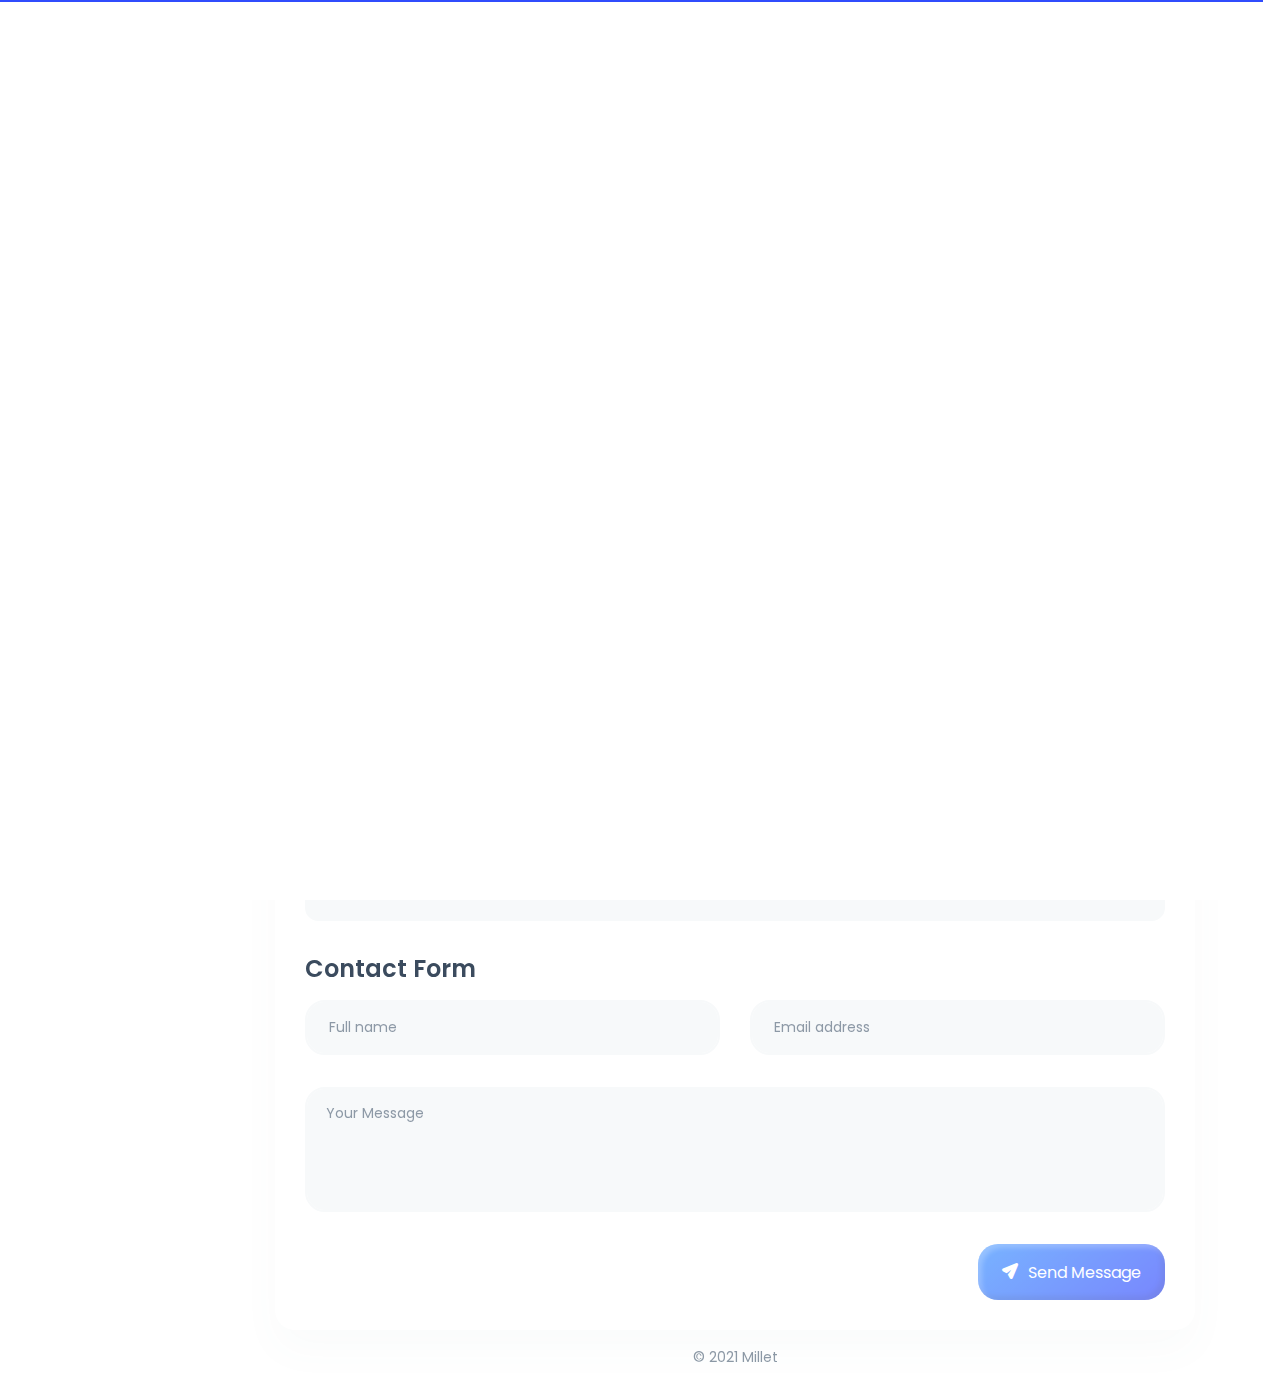
<file: contact.html>
﻿<!DOCTYPE html>
<html lang="en">

<head>
    <meta charset="utf-8" />
    <title>Guido - Contact</title>

	<!-- Meta Data -->
	<meta http-equiv="X-UA-Compatible" content="IE=edge">
	<meta name="viewport" content="width=device-width, initial-scale=1, shrink-to-fit=no">
	<meta name="format-detection" content="telephone=no"/>
    <meta name="format-detection" content="address=no"/>
    <meta name="author" content="ArtTemplate" />
    <meta name="description" content="vCard" />

    <!-- Twitter data -->
    <meta name="twitter:card" content="summary_large_image">
    <meta name="twitter:site" content="@ArtTemplates">
    <meta name="twitter:title" content="vCard">
    <meta name="twitter:description" content="vCard">
    <meta name="twitter:image" content="assets/images/social.jpg">

    <!-- Open Graph data -->
    <meta property="og:title" content="ArtTemplate" />
    <meta property="og:type" content="website" />
    <meta property="og:url" content="your url website" />
    <meta property="og:image" content="assets/images/social.jpg" />
    <meta property="og:description" content="vCard" />
    <meta property="og:site_name" content="vCard" />

	<!-- Favicons -->
	<link rel="apple-touch-icon" sizes="144x144" href="assets/images/favicons/apple-touch-icon-144x144.png">
	<link rel="apple-touch-icon" sizes="114x114" href="assets/images/favicons/apple-touch-icon-114x114.png">
	<link rel="apple-touch-icon" sizes="72x72" href="assets/images/favicons/apple-touch-icon-72x72.png">
	<link rel="apple-touch-icon" sizes="57x57" href="assets/images/favicons/apple-touch-icon-57x57.png">
	<link rel="shortcut icon" href="assets/images/favicons/favicon.png" type="image/png">

    <!-- Styles -->
	<link rel="stylesheet" type="text/css" href="assets/styles/style.css"/>
    <link rel="stylesheet" type="text/css" href="assets/demo/style-demo.css"/>
	
	<!-- Mapbox-->
    <script src='https://api.mapbox.com/mapbox-gl-js/v1.4.1/mapbox-gl.js'></script>
    <link href='https://api.mapbox.com/mapbox-gl-js/v1.4.1/mapbox-gl.css' rel='stylesheet' />
	
</head>
<body>
    <!-- Preloader -->
    <div class="preloader">
	    <div class="preloader__wrap">
		    <div class="circle-pulse">
                <div class="circle-pulse__1"></div>
                <div class="circle-pulse__2"></div>
            </div>
		    <div class="preloader__progress"><span></span></div>
		</div>
	</div>

    <main class="main">
	    <!-- Header Image -->
		<div class="header-image">
		    <div class="js-parallax" style="background-image: url(assets/img/image_header.jpg);"></div>
		</div>
		
		<div class="container gutter-top">
			<!-- Header -->
			<header class="header box">
				<div class="header__left">
					<div class="header__photo">
						<img class="header__photo-img" src="assets/img/main-photo.svg" alt="罗吉熙头像">
					</div>
					<div class="header__base-info">
						<h4 class="title titl--h4">罗吉熙</h4>
						<div class="status">研发工程师</div>
						<ul class="header__social">
							<li><a href="https://gitee.com/guidoluo0521"><i class="font-icon icon-gitee"></i></a></li>
							<li><a href="https://github.com/GuidoLuo0521"><i class="font-icon icon-my-github"></i></a></li>
							<li><a href="https://blog.csdn.net/qq_32735535"><i class="font-icon icon-csdn"></i></a></li>
						</ul>
					</div>
				</div>
				<div class="header__right">
					<ul class="header__contact">
						<li><span class="overhead">Email</span>447459623@qq.com</li>
						<li><span class="overhead">Phone</span>+8615823159025</li>
					</ul>
					<ul class="header__contact">
						<li><span class="overhead">Birthday</span>1994</li>
						<li><span class="overhead">Location</span>中国重庆渝北区</li>
					</ul>
				</div>
			</header>

			<div class="row sticky-parent">
				<!-- Sidebar nav -->
                <aside class="col-12 col-md-12 col-lg-2">
				    <div class="sidebar box sticky-column">
	                    <ul class="nav">
                            <li class="nav__item"><a class="active" href="index.html"><i class="icon-user"></i>简单介绍</a></li>
							<li class="nav__item"><a href="resume.html"><i class="icon-file-text"></i>教育经历</a></li>
                            <li class="nav__item"><a href="works.html"><i class="icon-codesandbox"></i>工作经历</a></li>
							</a></li>
                        </ul>
					</div>
		        </aside>

				<!-- Content -->
				<div class="col-12 col-md-12 col-lg-10">
					<div class="box box-content">
						<div class="pb-2">
							<h1 class="title title--h1 first-title title__separate">Contact</h1>
						</div>

						<!-- Contact -->
						<div class="map" id="map"></div>
						<h2 class="title title--h3">Contact Form</h2>

						<form id="contact-form" class="contact-form" data-toggle="validator">
							<div class="row">
								<div class="form-group col-12 col-md-6">
									<input type="text" class="form-control" id="nameContact" name="nameContact" placeholder="Full name" required="required" autocomplete="on" oninvalid="setCustomValidity('Fill in the field')" onkeyup="setCustomValidity('')">
									<div class="help-block with-errors"></div>
								</div>
								<div class="form-group col-12 col-md-6">
									<input type="email" class="form-control" id="emailContact" name="emailContact" placeholder="Email address" required="required" autocomplete="on" oninvalid="setCustomValidity('Email is incorrect')" onkeyup="setCustomValidity('')">
									<div class="help-block with-errors"></div>
								</div>
								<div class="form-group col-12 col-md-12">
									<textarea class="textarea form-control" id="messageContact" name="messageContact" placeholder="Your Message" rows="4" required="required" oninvalid="setCustomValidity('Fill in the field')" onkeyup="setCustomValidity('')"></textarea>
									<div class="help-block with-errors"></div>
								</div>
							</div>
							<div class="row">
								<div class="col-12 col-md-6 order-2 order-md-1 text-center text-md-left">
									<div id="validator-contact" class="hidden"></div>
								</div>
								<div class="col-12 col-md-6 order-1 order-md-2 text-right">
									<button type="submit" class="btn"><i class="font-icon icon-send"></i> Send Message</button>
								</div>
							</div>
						</form>
					</div>

					<!-- Footer -->
					<footer class="footer">© 2021 Millet</footer>
				</div>
			</div>
		</div>	
    </main>

    <div class="back-to-top"></div>
	
    <!-- SVG masks -->
    <svg class="svg-defs">
        <clipPath id="avatar-box">
            <path d="M1.85379 38.4859C2.9221 18.6653 18.6653 2.92275 38.4858 1.85453 56.0986.905299 77.2792 0 94 0c16.721 0 37.901.905299 55.514 1.85453 19.821 1.06822 35.564 16.81077 36.632 36.63137C187.095 56.0922 188 77.267 188 94c0 16.733-.905 37.908-1.854 55.514-1.068 19.821-16.811 35.563-36.632 36.631C131.901 187.095 110.721 188 94 188c-16.7208 0-37.9014-.905-55.5142-1.855-19.8205-1.068-35.5637-16.81-36.63201-36.631C.904831 131.908 0 110.733 0 94c0-16.733.904831-37.9078 1.85379-55.5141z"/>
        </clipPath>
        <clipPath id="avatar-hexagon">
             <path d="M0 27.2891c0-4.6662 2.4889-8.976 6.52491-11.2986L31.308 1.72845c3.98-2.290382 8.8697-2.305446 12.8637-.03963l25.234 14.31558C73.4807 18.3162 76 22.6478 76 27.3426V56.684c0 4.6805-2.5041 9.0013-6.5597 11.3186L44.4317 82.2915c-3.9869 2.278-8.8765 2.278-12.8634 0L6.55974 68.0026C2.50414 65.6853 0 61.3645 0 56.684V27.2891z"/>
        </clipPath>		
    </svg>
    
 
	
	<!-- JavaScripts -->
	<script src="assets/js/jquery-3.4.1.min.js"></script>
	<script src="assets/js/plugins.min.js"></script>
    <script src="assets/js/common.js"></script>

    <!-- Mapbox init -->
	<script src="assets/js/mapbox.init.js"></script>
	
    <script src="assets/demo/plugins-demo.js"></script>
</body>
</html>
</file>
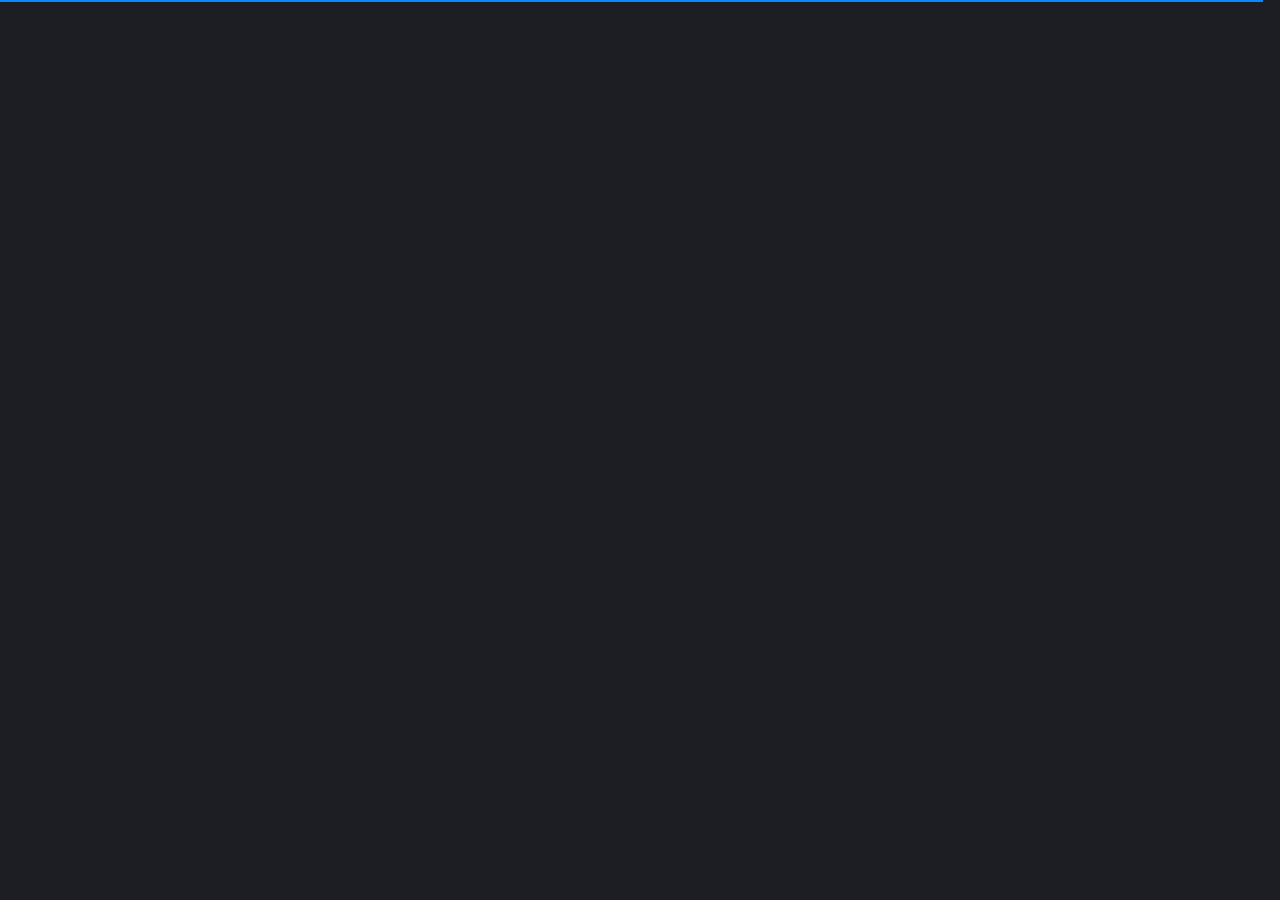
<file: education.html>
﻿<!DOCTYPE html>
<html lang="en">

<head>
    <meta charset="utf-8" />
    <title>Guido - Resume</title>

	<!-- Meta Data -->
	<meta http-equiv="X-UA-Compatible" content="IE=edge">
	<meta name="viewport" content="width=device-width, initial-scale=1, shrink-to-fit=no">
	<meta name="format-detection" content="telephone=no"/>
    <meta name="format-detection" content="address=no"/>
    <meta name="author" content="ArtTemplate" />
    <meta name="description" content="vCard" />

    <!-- Twitter data -->
    <meta name="twitter:card" content="summary_large_image">
    <meta name="twitter:site" content="@ArtTemplates">
    <meta name="twitter:title" content="vCard">
    <meta name="twitter:description" content="vCard">
    <meta name="twitter:image" content="assets/images/social.jpg">

    <!-- Open Graph data -->
    <meta property="og:title" content="ArtTemplate" />
    <meta property="og:type" content="website" />
    <meta property="og:url" content="your url website" />
    <meta property="og:image" content="assets/images/social.jpg" />
    <meta property="og:description" content="vCard" />
    <meta property="og:site_name" content="vCard" />

	<!-- Favicons -->
	<link rel="apple-touch-icon" sizes="144x144" href="assets/images/favicons/apple-touch-icon-144x144.png">
	<link rel="apple-touch-icon" sizes="114x114" href="assets/images/favicons/apple-touch-icon-114x114.png">
	<link rel="apple-touch-icon" sizes="72x72" href="assets/images/favicons/apple-touch-icon-72x72.png">
	<link rel="apple-touch-icon" sizes="57x57" href="assets/images/favicons/apple-touch-icon-57x57.png">
	<link rel="shortcut icon" href="assets/images/favicons/favicon.png" type="image/png">

    <!-- Styles -->
	<link rel="stylesheet" type="text/css" href="assets/styles/style.css"/>
    <link rel="stylesheet" type="text/css" href="assets/demo/style-demo.css"/>
    <link rel="stylesheet" type="text/css" href="assets/styles/style-dark.css" />
</head>
<body>
    <!-- Preloader -->
    <div class="preloader">
	    <div class="preloader__wrap">
		    <div class="circle-pulse">
                <div class="circle-pulse__1"></div>
                <div class="circle-pulse__2"></div>
            </div>
		    <div class="preloader__progress"><span></span></div>
		</div>
	</div>

    <main class="main">
	    <!-- Header Image -->
		<div class="header-image">
		    <div class="js-parallax" style="background-image: url(assets/img/image_header.jpg);"></div>
		</div>
		
		<div class="container gutter-top">
			<!-- Header -->
			<header class="header box">
				<div class="header__left">
					<div class="header__photo">
						<img class="header__photo-img" src="assets/img/main-photo.svg" alt="罗吉熙头像">
					</div>
					<div class="header__base-info">
						<h4 class="title titl--h4">罗吉熙</h4>
						<div class="status">研发工程师</div>
						<ul class="header__social">
							<li><a href="https://gitee.com/guidoluo0521"><i class="font-icon icon-gitee"></i></a></li>
							<li><a href="https://github.com/GuidoLuo0521"><i class="font-icon icon-my-github"></i></a></li>
							<li><a href="https://blog.csdn.net/qq_32735535"><i class="font-icon icon-csdn"></i></a></li>
						</ul>
					</div>
				</div>
				<div class="header__right">
					<ul class="header__contact">
						<li><span class="overhead">Email</span>447459623@qq.com</li>
						<li><span class="overhead">Phone</span>+8615823159025</li>
					</ul>
					<ul class="header__contact">
						<li><span class="overhead">Birthday</span>1994</li>
						<li><span class="overhead">Location</span>中国重庆渝北区</li>
					</ul>
				</div>
			</header>

			<div class="row sticky-parent">
			    <!-- Sidebar nav -->
                <aside class="col-12 col-md-12 col-lg-2">
				    <div class="sidebar box sticky-column">
	                    <ul class="nav">
                            <li class="nav__item"><a href="index.html"><i class="icon-user"></i>简单介绍</a></li>
                            <li class="nav__item"><a href="works.html"><i class="icon-codesandbox"></i>工作经历</a></li>
							<li class="nav__item"><a class="active" href="resume.html"><i class="icon-file-text"></i>教育经历</a></li>
							</a></li>
                        </ul>
					</div>
		        </aside>

				<!-- Content -->
				<div class="col-12 col-md-12 col-lg-10">
					<div class="box box-content">
						<!-- Experience -->
						<div class="row">
							<div class="col-12">
								<div class="timeline">
									<!-- Item -->
									<article class="timeline__item">
										<h2 class="title title--h2 timeline__title">重庆理工大学  本科</h5>
										<span class="timeline__period">2013 — 2017</span>
										<p class="timeline__description">重庆理工大学（Chongqing University of Technology）简称重理工，坐落于中央直辖市重庆，是中国兵器协同创新联盟单位、中央与地方共建的市属普通本科高等院校、重庆市重点建设高校、国家级大学生创新创业训练计划实施高校、全国毕业生就业典型经验高校，首批高等学校科技成果转化和技术转移基地，教育部首批新工科研究与实践项目入选高校.</p>
									</article>

									<!-- Item -->
									<article class="timeline__item">
										<h2 class="title title--h2 timeline__title">重庆第29中学</h5>
										<span class="timeline__period">2009 — 2013</span>
										<p class="timeline__description">学校是重庆市首批文明学校、重庆市德育示范学校、重庆市佳文明单位。</p>
									</article>

								</div>
							</div>
						</div>
					</div>
					<!-- Footer -->
					<footer class="footer">© 2021 Millet</footer>
				</div>
			</div>
		</div>
    </main>

    <div class="back-to-top"></div>
	
    <!-- SVG masks -->
    <svg class="svg-defs">
        <clipPath id="avatar-box">
            <path d="M1.85379 38.4859C2.9221 18.6653 18.6653 2.92275 38.4858 1.85453 56.0986.905299 77.2792 0 94 0c16.721 0 37.901.905299 55.514 1.85453 19.821 1.06822 35.564 16.81077 36.632 36.63137C187.095 56.0922 188 77.267 188 94c0 16.733-.905 37.908-1.854 55.514-1.068 19.821-16.811 35.563-36.632 36.631C131.901 187.095 110.721 188 94 188c-16.7208 0-37.9014-.905-55.5142-1.855-19.8205-1.068-35.5637-16.81-36.63201-36.631C.904831 131.908 0 110.733 0 94c0-16.733.904831-37.9078 1.85379-55.5141z"/>
        </clipPath>
        <clipPath id="avatar-hexagon">
             <path d="M0 27.2891c0-4.6662 2.4889-8.976 6.52491-11.2986L31.308 1.72845c3.98-2.290382 8.8697-2.305446 12.8637-.03963l25.234 14.31558C73.4807 18.3162 76 22.6478 76 27.3426V56.684c0 4.6805-2.5041 9.0013-6.5597 11.3186L44.4317 82.2915c-3.9869 2.278-8.8765 2.278-12.8634 0L6.55974 68.0026C2.50414 65.6853 0 61.3645 0 56.684V27.2891z"/>
        </clipPath>		
    </svg>
    
 
	
	<!-- JavaScripts -->
	<script src="assets/js/jquery-3.4.1.min.js"></script>
	<script src="assets/js/plugins.min.js"></script>
    <script src="assets/js/common.js"></script>
    
	<script src="assets/demo/plugins-demo.js"></script>
</body>
</html>
</file>
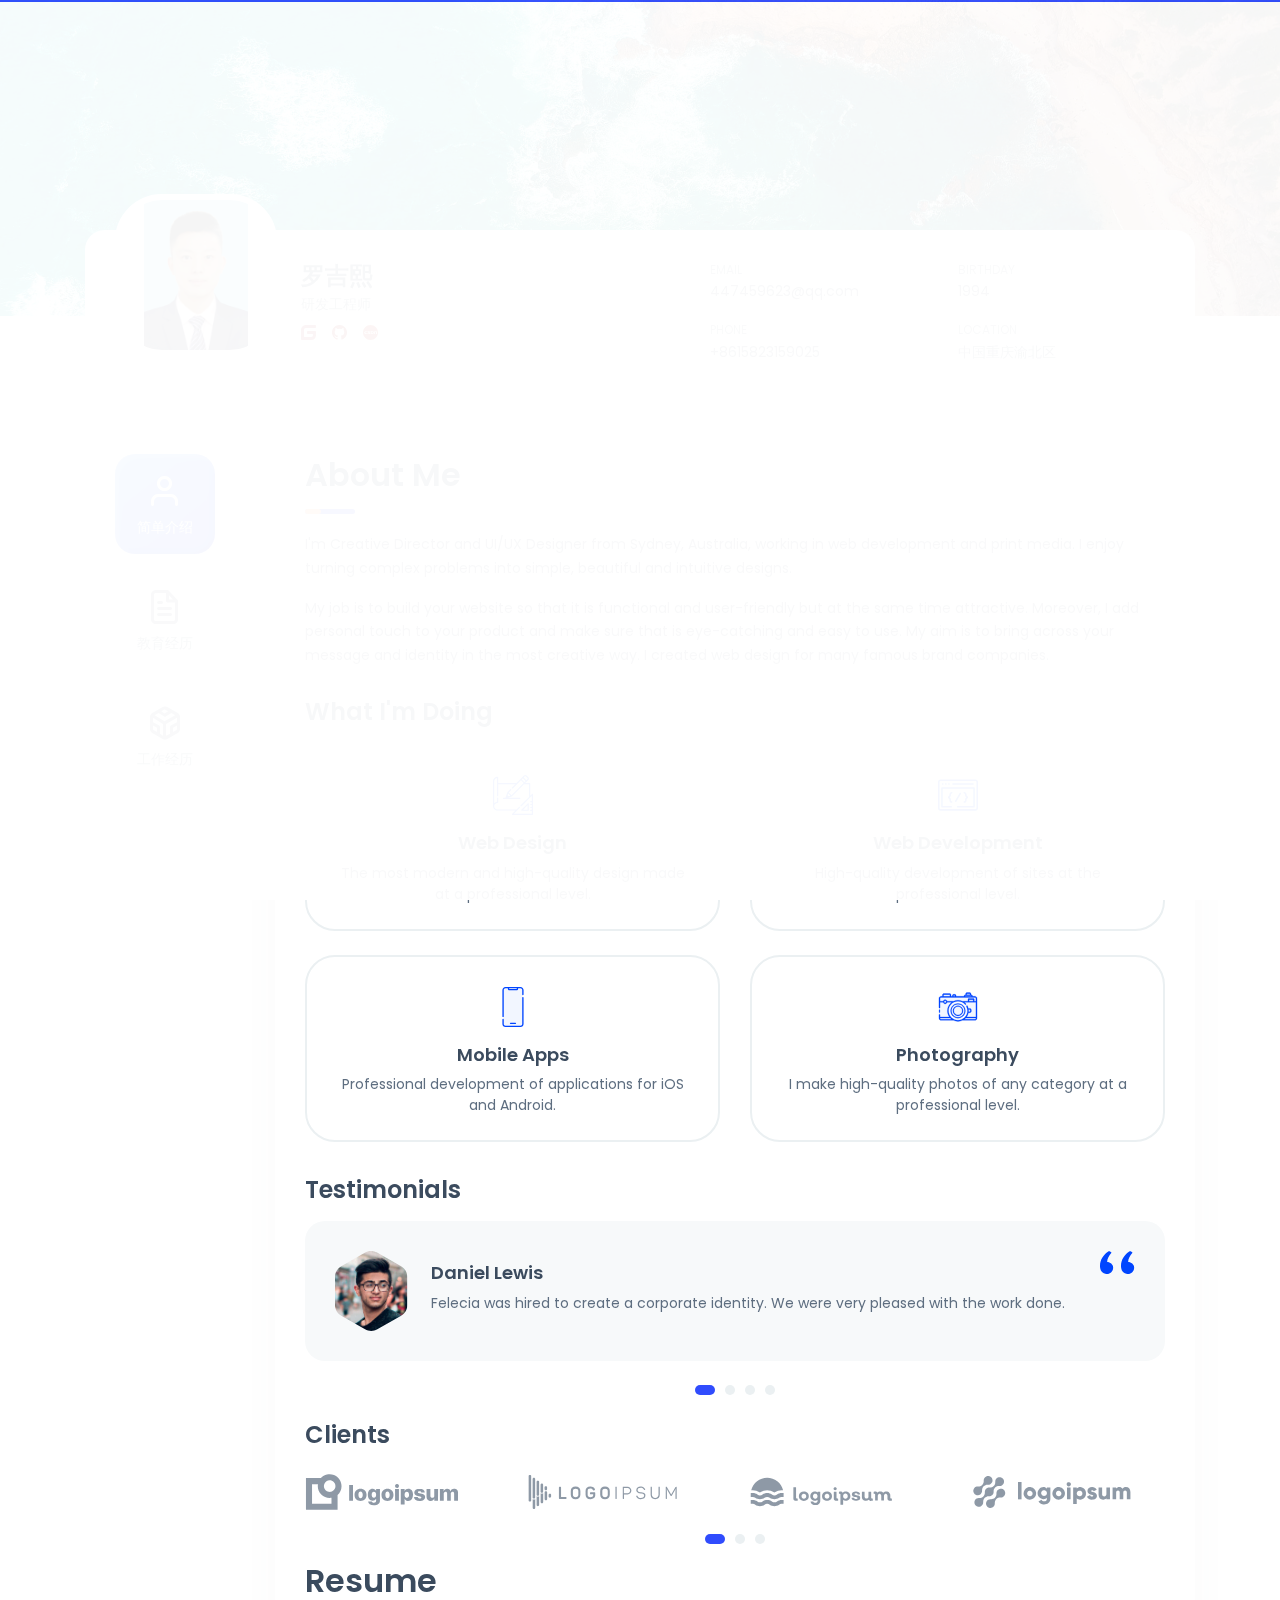
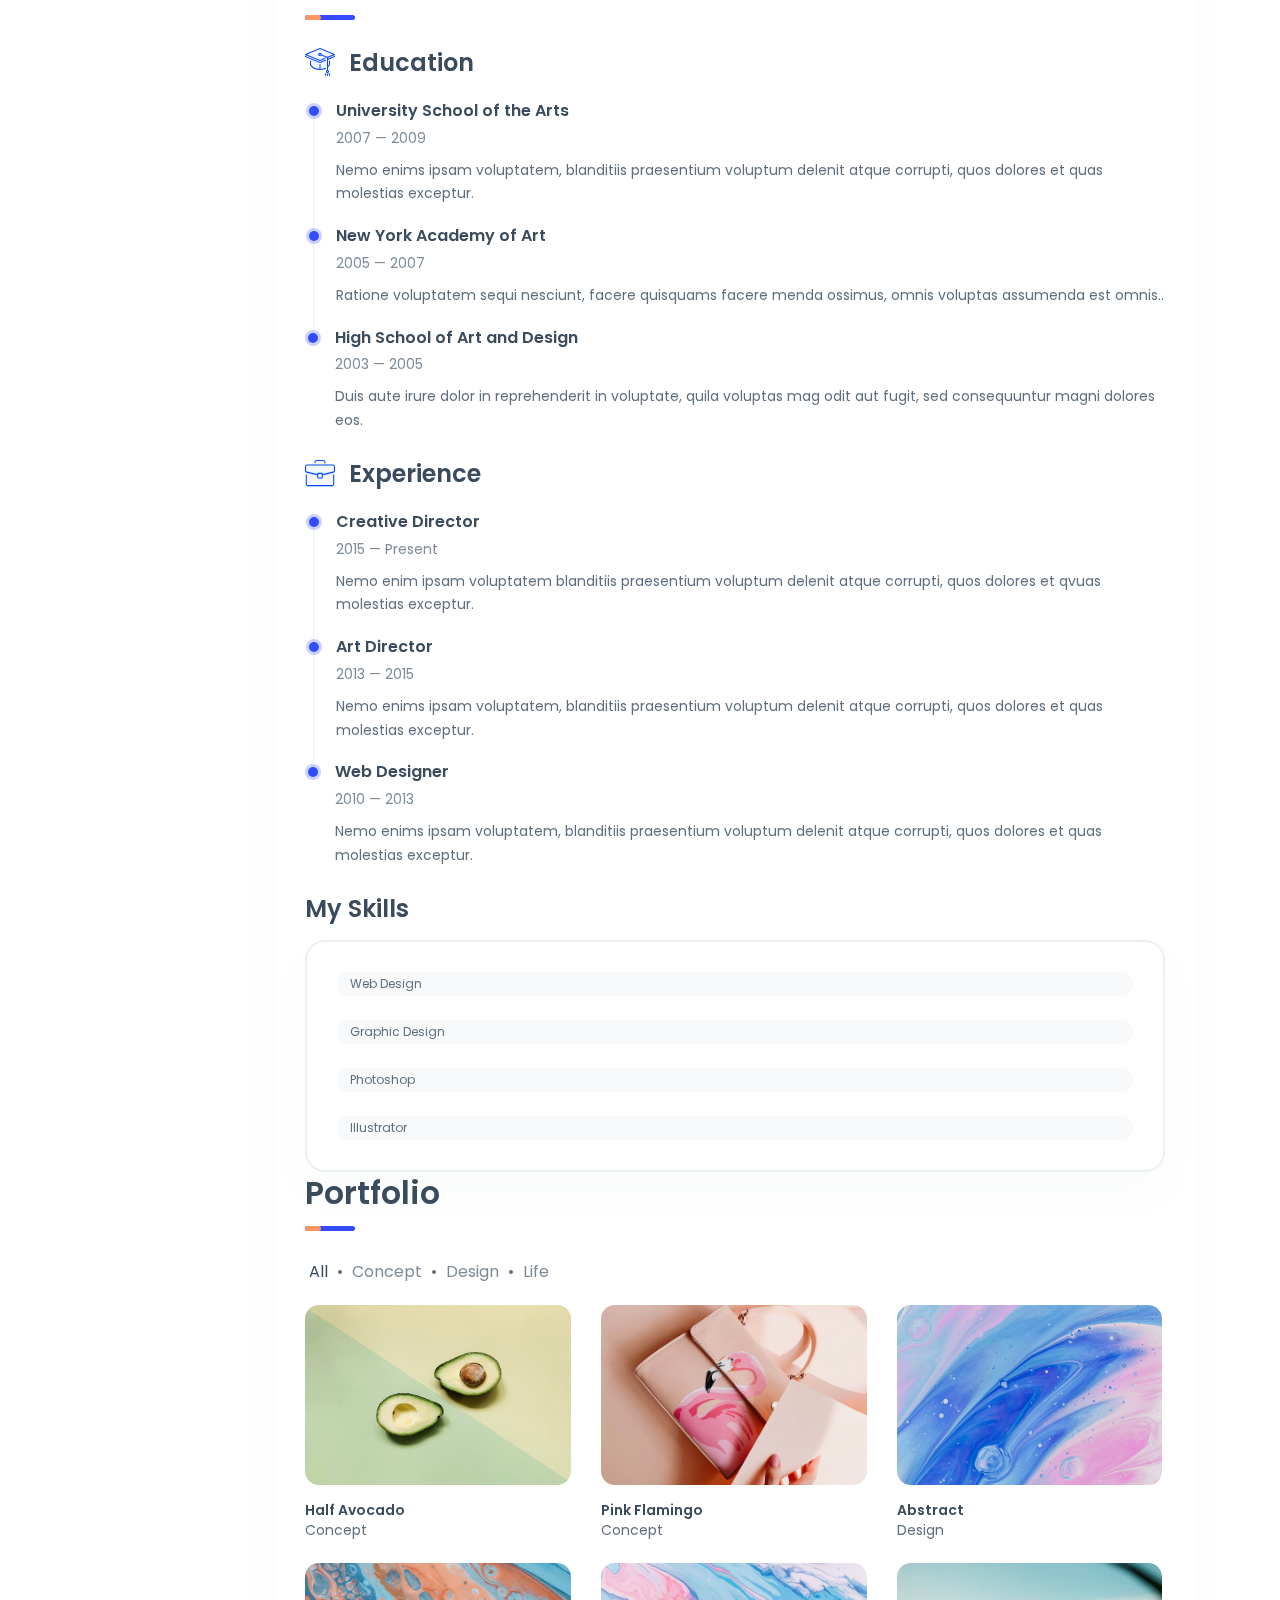
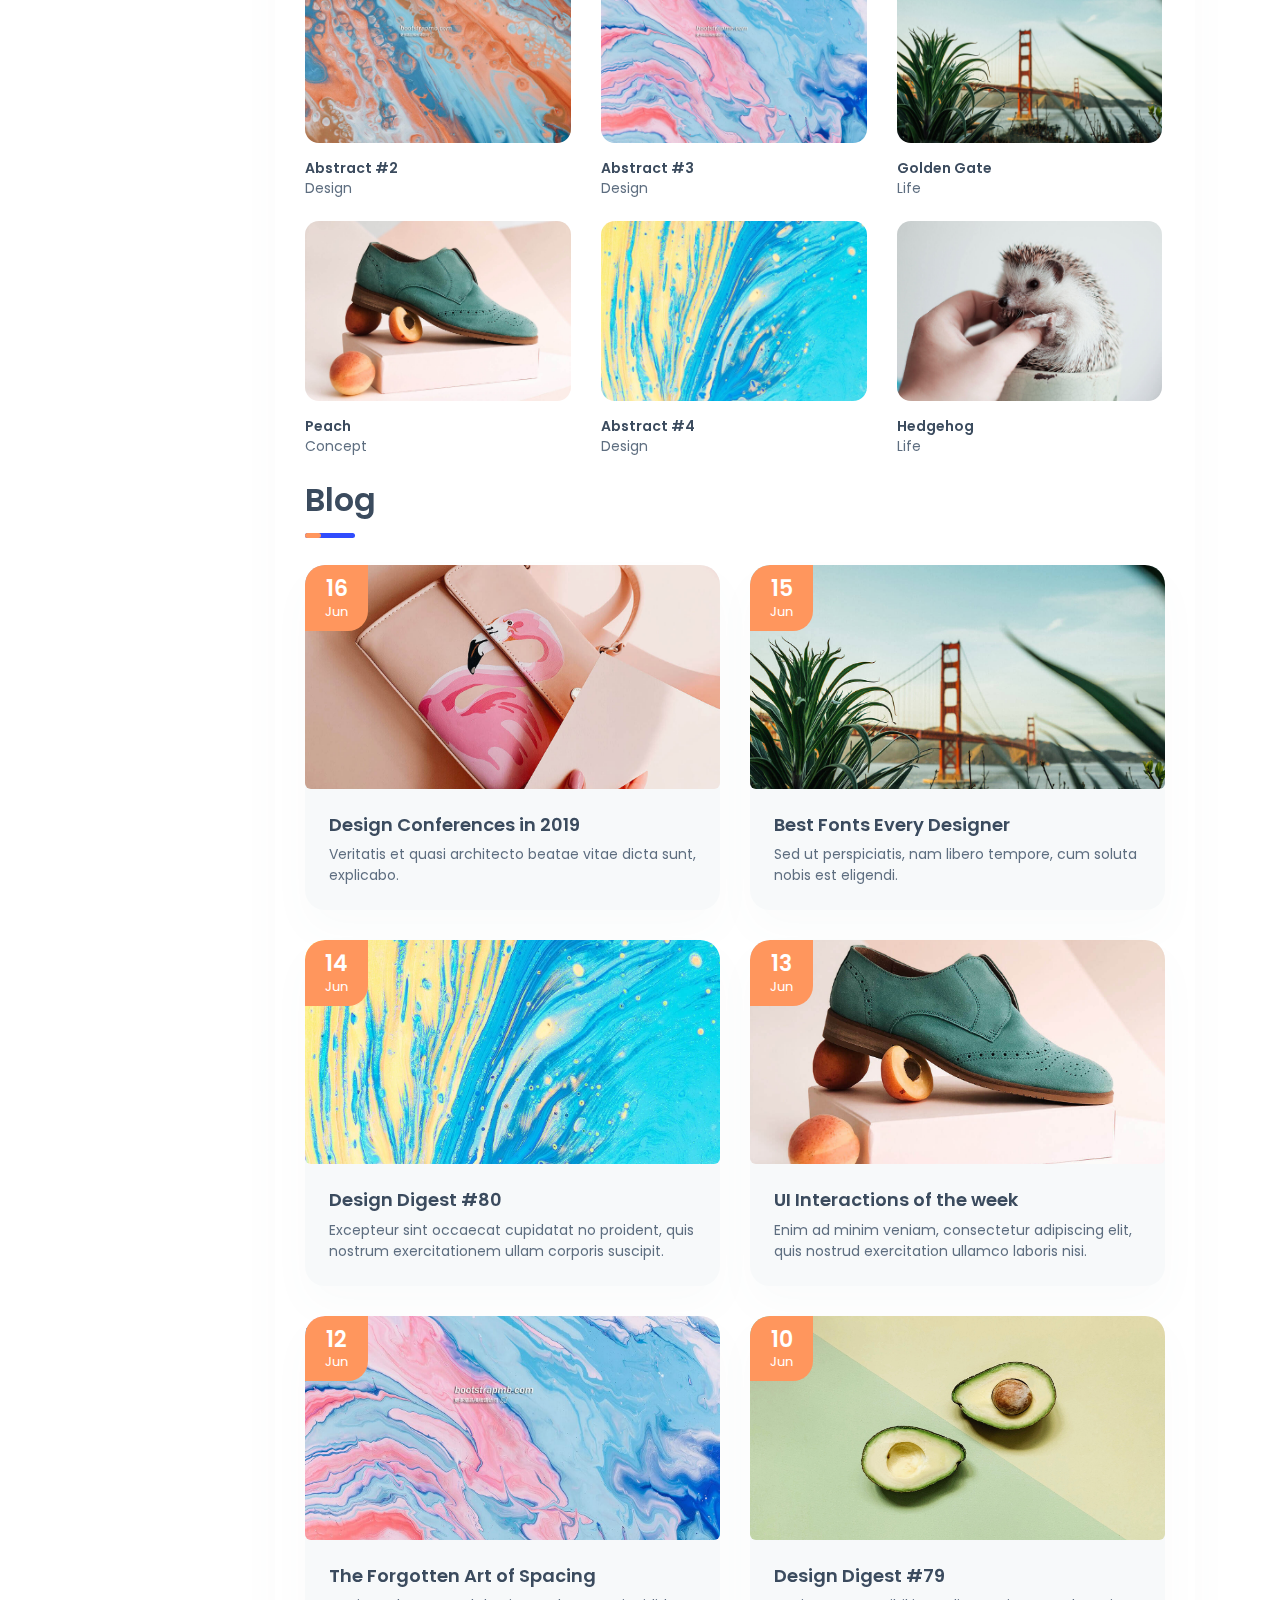
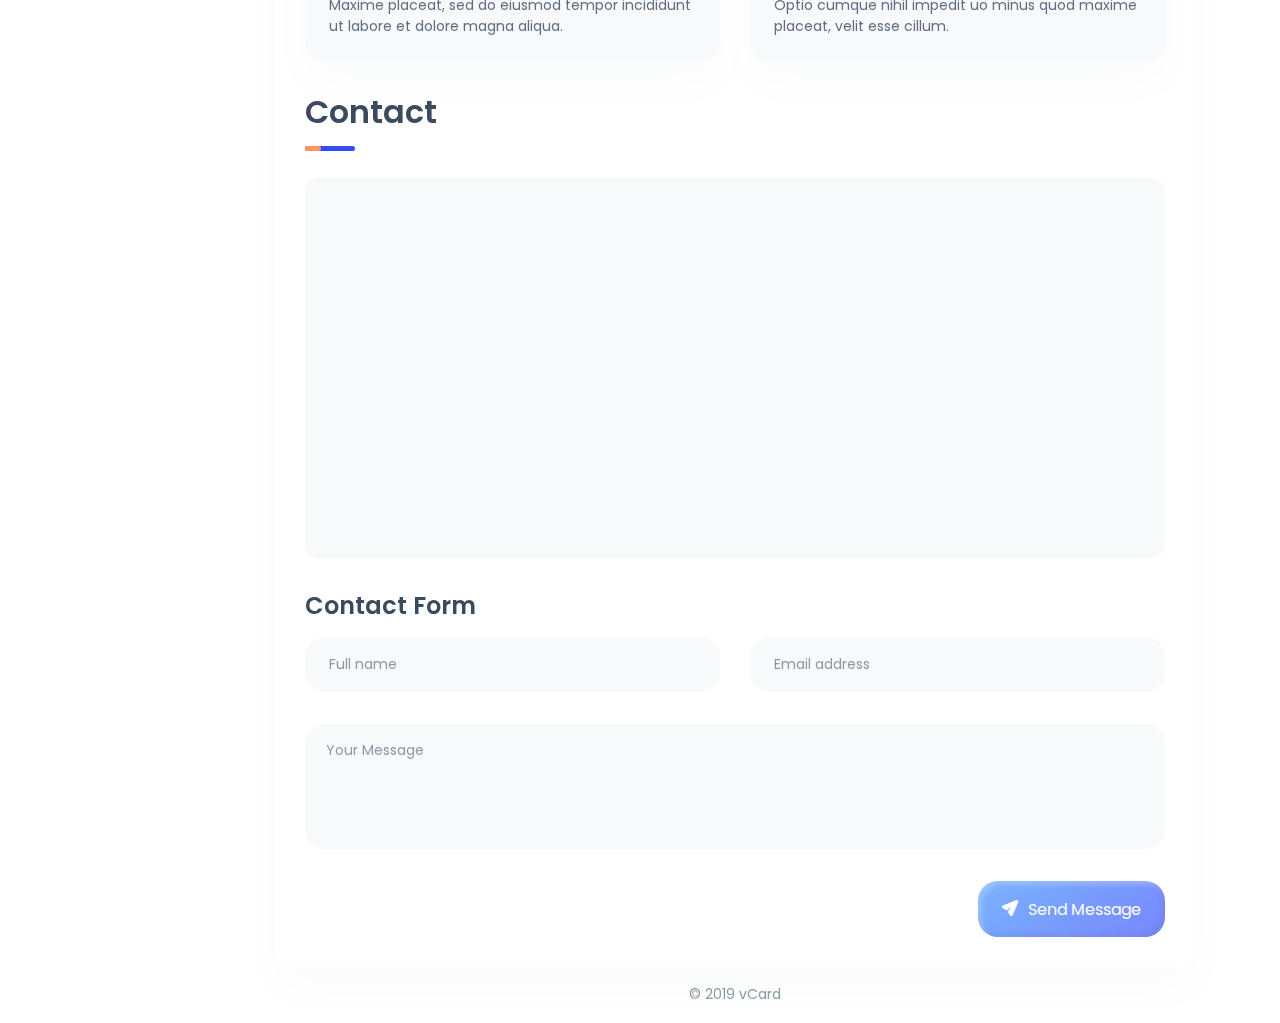
<file: one-page.html>
﻿<!DOCTYPE html>
<html lang="en">

<head>
    <meta charset="utf-8" />
    <title>Guido - About</title>

	<!-- Meta Data -->
	<meta http-equiv="X-UA-Compatible" content="IE=edge">
	<meta name="viewport" content="width=device-width, initial-scale=1, shrink-to-fit=no">
	<meta name="format-detection" content="telephone=no"/>
    <meta name="format-detection" content="address=no"/>
    <meta name="author" content="ArtTemplate" />
    <meta name="description" content="vCard" />

    <!-- Twitter data -->
    <meta name="twitter:card" content="summary_large_image">
    <meta name="twitter:site" content="@ArtTemplates">
    <meta name="twitter:title" content="vCard">
    <meta name="twitter:description" content="vCard">
    <meta name="twitter:image" content="assets/images/social.jpg">

    <!-- Open Graph data -->
    <meta property="og:title" content="ArtTemplate" />
    <meta property="og:type" content="website" />
    <meta property="og:url" content="your url website" />
    <meta property="og:image" content="assets/images/social.jpg" />
    <meta property="og:description" content="vCard" />
    <meta property="og:site_name" content="vCard" />

	<!-- Favicons -->
	<link rel="apple-touch-icon" sizes="144x144" href="assets/images/favicons/apple-touch-icon-144x144.png">
	<link rel="apple-touch-icon" sizes="114x114" href="assets/images/favicons/apple-touch-icon-114x114.png">
	<link rel="apple-touch-icon" sizes="72x72" href="assets/images/favicons/apple-touch-icon-72x72.png">
	<link rel="apple-touch-icon" sizes="57x57" href="assets/images/favicons/apple-touch-icon-57x57.png">
	<link rel="shortcut icon" href="assets/images/favicons/favicon.png" type="image/png">

    <!-- Styles -->
	<link rel="stylesheet" type="text/css" href="assets/styles/style.css"/>
    <link rel="stylesheet" type="text/css" href="assets/demo/style-demo.css"/>
	
	<!-- Mapbox-->
    <script src='https://api.mapbox.com/mapbox-gl-js/v1.4.1/mapbox-gl.js'></script>
	<link href='https://api.mapbox.com/mapbox-gl-js/v1.4.1/mapbox-gl.css' rel='stylesheet' />
	
</head>
<body>
    <!-- Preloader -->
    <div class="preloader">
	    <div class="preloader__wrap">
		    <div class="circle-pulse">
                <div class="circle-pulse__1"></div>
                <div class="circle-pulse__2"></div>
            </div>
		    <div class="preloader__progress"><span></span></div>
		</div>
	</div>

    <main class="main">
	    <!-- Header Image -->
		<div class="header-image">
		    <div class="js-parallax" style="background-image: url(assets/img/image_header.jpg);"></div>
		</div>
		
	    <div class="container gutter-top">
		    <!-- Header -->
		    <header class="header box">
			    <div class="header__left">
				    <div class="header__photo">
					    <img class="header__photo-img" src="assets/img/main-photo.svg" alt="罗吉熙头像">
					</div>
					<div class="header__base-info">
					    <h4 class="title titl--h4">罗吉熙</h4>
						<div class="status">研发工程师</div>
						<ul class="header__social">
						    <li><a href="https://gitee.com/guidoluo0521"><i class="font-icon icon-gitee"></i></a></li>
						    <li><a href="https://github.com/GuidoLuo0521"><i class="font-icon icon-my-github"></i></a></li>
							<li><a href="https://blog.csdn.net/qq_32735535"><i class="font-icon icon-csdn"></i></a></li>
						</ul>
					</div>
				</div>
				<div class="header__right">
				    <ul class="header__contact">
					    <li><span class="overhead">Email</span>447459623@qq.com</li>
						<li><span class="overhead">Phone</span>+8615823159025</li>
					</ul>
					<ul class="header__contact">
					    <li><span class="overhead">Birthday</span>1994</li>
						<li><span class="overhead">Location</span>中国重庆渝北区</li>
					</ul>
				</div>
			</header>
			
		    <div class="row sticky-parent">
			    <!-- Sidebar nav -->
                <aside class="col-12 col-md-12 col-lg-2">
				    <div class="sidebar box sticky-column">
	                    <ul class="nav">
                            <li class="nav__item"><a class="active" href="index.html"><i class="icon-user"></i>简单介绍</a></li>
							<li class="nav__item"><a href="resume.html"><i class="icon-file-text"></i>教育经历</a></li>
                            <li class="nav__item"><a href="works.html"><i class="icon-codesandbox"></i>工作经历</a></li>
							</a></li>
                        </ul>
					</div>
		        </aside>
		        
				<!-- Content -->
		        <div class="col-12 col-md-12 col-lg-10">
				    <div class="box box-content" id="content">
			            <div class="content">
						    <!-- ABOUT -->
						    <div id="about-tab" class="tabcontent active">
                                <div class="pb-0 pb-sm-2">
		                            <h1 class="title title--h1 first-title title__separate">About Me</h1>
						            <p>I'm Creative Director and UI/UX Designer from Sydney, Australia, working in web development and print media. I enjoy turning complex problems into simple, beautiful and intuitive designs.</p>
                                    <p>My job is to build your website so that it is functional and user-friendly but at the same time attractive. Moreover, I add personal touch to your product and make sure that is eye-catching and easy to use. My aim is to bring across your message and identity in the most creative way. I created web design for many famous brand companies.</p>
					            </div>
						
								<!-- What -->
								<div class="mt-1">
									<h2 class="title title--h3">What I'm Doing</h2>
									<div class="row">
										<!-- Case Item -->
										<div class="col-12 col-lg-6">
											<div class="case-item">
												<img class="case-item__icon" src="assets/icons/icon-design.svg" alt="" />
												<div>
													<h3 class="title title--h4">Web Design</h3>
													<p class="case-item__caption">The most modern and high-quality design made at a professional level.</p>
												</div>	
											</div>
										</div>
										
										<!-- Case Item -->
										<div class="col-12 col-lg-6">
											<div class="case-item">
												<img class="case-item__icon" src="assets/icons/icon-dev.svg" alt="" />
												<div>
													<h3 class="title title--h4">Web Development</h3>
													<p class="case-item__caption">High-quality development of sites at the professional level.</p>
												</div>
											</div>
										</div>
										
										<!-- Case Item -->
										<div class="col-12 col-lg-6">
											<div class="case-item">
												<img class="case-item__icon" src="assets/icons/icon-app.svg" alt="" />
												<div>
													<h3 class="title title--h4">Mobile Apps</h3>
													<p class="case-item__caption">Professional development of applications for iOS and Android.</p>
												</div>
										   </div>
										</div>
										
										<!-- Case Item -->
										<div class="col-12 col-lg-6">
											<div class="case-item">
												<img class="case-item__icon" src="assets/icons/icon-photo.svg" alt="" />
												<div>
													<h3 class="title title--h4">Photography</h3>
													<p class="case-item__caption">I make high-quality photos of any category at a professional level.</p>
												</div>
											</div>
										</div>
									</div>	
								</div>
						
								<!-- Testimonials -->
								<div class="mt-2">
									<h2 class="title title--h3">Testimonials</h2>
									<div class="swiper-container js-carousel-review">
										<div class="swiper-wrapper">
											<!-- Item review -->
											<div class="swiper-slide review-item">
												<svg class="avatar avatar--80" viewBox="0 0 84 84">
													<g class="avatar__hexagon">
														<image xlink:href="assets/img/avatar-2.jpg" height="100%" width="100%" />
													</g>
												</svg>
												<div class="review-item__textbox">
													<h4 class="title title--h5">Daniel Lewis</h4>
													<p class="review-item__caption">Felecia was hired to create a corporate identity. We were very pleased with the work done.</p>
												</div>
											</div>
											
											<!-- Item review -->
											<div class="swiper-slide review-item">
												<svg class="avatar avatar--80" viewBox="0 0 84 84">
													<g class="avatar__hexagon">
														<image xlink:href="assets/img/avatar-3.jpg" height="100%" width="100%" />
													</g>
												</svg>
												<div class="review-item__textbox">
													<h4 class="title title--h5">Jessica Miller</h4>
													<p class="review-item__caption">thanks to the skill of Felecia, we have a design that we can be proud of.</p>
												</div>
											</div>
											
											<!-- Item review -->
											<div class="swiper-slide review-item">
												<svg class="avatar avatar--80" viewBox="0 0 84 84">
													<g class="avatar__hexagon">
														<image xlink:href="assets/img/avatar-4.jpg" height="100%" width="100%" />
													</g>
												</svg>
												<div class="review-item__textbox">
													<h4 class="title title--h5">Tanya Ruiz</h4>
													<p class="review-item__caption">Felecia was hired to create a corporate identity. We were very pleased with the work done.</p>
												</div>
											</div>
											
											<!-- Item review -->
											<div class="swiper-slide review-item">
												<svg class="avatar avatar--80" viewBox="0 0 84 84">
													<g class="avatar__hexagon">
														<image xlink:href="assets/img/avatar-5.jpg" height="100%" width="100%" />
													</g>
												</svg>
												<div class="review-item__textbox">
													<h4 class="title title--h5">Thomas Castro</h4>
													<p class="review-item__caption">thanks to the skill of Felecia, we have a design that we can be proud of.</p>
												</div>
											</div>
										</div>
			
										<div class="swiper-pagination"></div>
									</div>
								</div>
						
								<!-- Clients -->
								<div class="mt-4">
									<h2 class="title title--h3">Clients</h2>
									
									<div class="swiper-container js-carousel-clients">
										<div class="swiper-wrapper">
											<!-- Item client -->
											<div class="swiper-slide">
												<a href="#"><img src="assets/img/logo-1.svg" alt="Logo" /></a>
											</div>
											
											<!-- Item client -->
											<div class="swiper-slide">
												<a href="#"><img src="assets/img/logo-2.svg" alt="Logo" /></a>
											</div>

											<!-- Item client -->
											<div class="swiper-slide">
												<a href="#"><img src="assets/img/logo-3.svg" alt="Logo" /></a>
											</div>

											<!-- Item client -->
											<div class="swiper-slide">
												<a href="#"><img src="assets/img/logo-4.svg" alt="Logo" /></a>
											</div>
											
											<!-- Item client -->
											<div class="swiper-slide">
												<a href="#"><img src="assets/img/logo-1.svg" alt="Logo" /></a>
											</div>
											
											<!-- Item client -->
											<div class="swiper-slide">
												<a href="#"><img src="assets/img/logo-2.svg" alt="Logo" /></a>
											</div>
										</div>
										
										<div class="swiper-pagination"></div>
									</div>
								</div>
						    </div>
							
							<!-- RESUME -->
							<div id="resume-tab" class="tabcontent">
                                <div class="pb-2">
		                            <h1 class="title title--h1 first-title title__separate">Resume</h1>
					            </div>
						
								<!-- Experience -->
								<div class="row">
									<div class="col-12">
										<h2 class="title title--h3"><img class="title-icon" src="assets/icons/icon-education.svg" alt="" /> Education</h2>
										<div class="timeline">
											<!-- Item -->
											<article class="timeline__item">
												<h5 class="title title--h5 timeline__title">University School of the Arts</h5>
												<span class="timeline__period">2007 — 2009</span>
												<p class="timeline__description">Nemo enims ipsam voluptatem, blanditiis praesentium voluptum delenit atque corrupti, quos dolores et quas molestias exceptur.</p>
											</article>
												
											<!-- Item -->
											<article class="timeline__item">
												<h5 class="title title--h5 timeline__title">New York Academy of Art</h5>
												<span class="timeline__period">2005 — 2007</span>
												<p class="timeline__description">Ratione voluptatem sequi nesciunt, facere quisquams facere menda ossimus, omnis voluptas assumenda est omnis..</p>
											</article>
												
											<!-- Item -->
											<article class="timeline__item">
												<h5 class="title title--h5 timeline__title">High School of Art and Design</h5>
												<span class="timeline__period">2003 — 2005</span>
												<p class="timeline__description">Duis aute irure dolor in reprehenderit in voluptate, quila voluptas  mag odit aut fugit, sed consequuntur magni dolores eos.</p>
											</article>
										</div>	
									</div>
										
									<div class="col-12">
										<h2 class="title title--h3"><img class="title-icon" src="assets/icons/icon-experience.svg" alt="" /> Experience</h2>
										<div class="timeline">
											<!-- Item -->
											<article class="timeline__item">
												<h5 class="title title--h5 timeline__title">Creative Director</h5>
												<span class="timeline__period">2015 — Present</span>
												<p class="timeline__description">Nemo enim ipsam voluptatem blanditiis praesentium voluptum delenit atque corrupti, quos dolores et qvuas molestias exceptur.</p>
											</article>
												
											<!-- Item -->
											<article class="timeline__item">
												<h5 class="title title--h5 timeline__title">Art Director</h5>
												<span class="timeline__period">2013 — 2015</span>
												<p class="timeline__description">Nemo enims ipsam voluptatem, blanditiis praesentium voluptum delenit atque corrupti, quos dolores et quas molestias exceptur.</p>
											</article>
												
											<!-- Item -->
											<article class="timeline__item">
												<h5 class="title title--h5 timeline__title">Web Designer</h5>
												<span class="timeline__period">2010 — 2013</span>
												<p class="timeline__description">Nemo enims ipsam voluptatem, blanditiis praesentium voluptum delenit atque corrupti, quos dolores et quas molestias exceptur.</p>
											</article>
										</div>
									</div>
								</div>
								
								<!-- Skills -->
								<div class="row">
									<div class="col-12">
										<h2 class="title title--h3">My Skills</h2>
										<div class="box box__border">
											<!-- Progress -->
											<div class="progress">
												<div class="progress-bar" role="progressbar" aria-valuenow="80" aria-valuemin="0" aria-valuemax="100">
													<div class="progress-text"><span>Web Design</span><span>80%</span></div>
												</div>
												<div class="progress-text"><span>Web Design</span></div>
											</div>
												
											<!-- Progress -->
											<div class="progress">
												<div class="progress-bar" role="progressbar" aria-valuenow="75" aria-valuemin="0" aria-valuemax="100">
													<div class="progress-text"><span>Graphic Design</span><span>75%</span></div>
												</div>
												<div class="progress-text"><span>Graphic Design</span></div>
											</div>
												
											<!-- Progress -->
											<div class="progress">
												<div class="progress-bar" role="progressbar" aria-valuenow="90" aria-valuemin="0" aria-valuemax="100">
													<div class="progress-text"><span>Photoshop</span><span>90%</span></div>
												</div>
												<div class="progress-text"><span>Photoshop</span></div>
											</div>
												
											<!-- Progress -->
											<div class="progress">
												<div class="progress-bar" role="progressbar" aria-valuenow="50" aria-valuemin="0" aria-valuemax="100">
													<div class="progress-text"><span>Illustrator</span><span>50%</span></div>
												</div>
												<div class="progress-text"><span>Illustrator</span></div>
											</div>
										</div>
									</div>
								</div>
							</div>
							
							<!-- WORKS -->
							<div id="works-tab" class="tabcontent">
                                <div class="pb-2">
		                            <h1 class="title title--h1 first-title title__separate">Portfolio</h1>
					            </div>
						
								<!-- Filter -->
								<div class="select">
									<span class="placeholder">Select category</span>
									<ul class="filter">
										<li class="filter__item">Category</li>
										<li class="filter__item active" data-filter="*"><a class="filter__link active" href="#filter">All</a></li>
										<li class="filter__item" data-filter=".category-concept"><a class="filter__link" href="#filter">Concept</a></li>
										<li class="filter__item" data-filter=".category-design"><a class="filter__link" href="#filter">Design</a></li>
										<li class="filter__item" data-filter=".category-life"><a class="filter__link" href="#filter">Life</a></li>
									</ul>
									<input type="hidden" name="changemetoo"/>
								</div>

								<!-- Gallery -->
								<div class="gallery-grid js-grid-row js-filter-container">
									<div class="gutter-sizer"></div>
									<!-- Item 1 -->
									<figure class="gallery-grid__item category-concept">
										<div class="gallery-grid__image-wrap">
											<img class="gallery-grid__image cover lazyload" src="assets/img/image_01.jpg" data-zoom alt="" />
										</div>
										<figcaption class="gallery-grid__caption">
											<h4 class="title title--h6 gallery-grid__title">Half Avocado</h4>
											<span class="gallery-grid__category">Concept</span>
										</figcaption>
									</figure>

									<!-- Item 2 -->
									<figure class="gallery-grid__item category-concept">
										<div class="gallery-grid__image-wrap">
											<img class="gallery-grid__image cover lazyload" src="assets/img/image_02.jpg" data-zoom alt="" />
										</div>	
										<figcaption class="gallery-grid__caption">
											<h4 class="title title--h6 gallery-grid__title">Pink Flamingo</h4>
											<span class="gallery-grid__category">Concept</span>
										</figcaption>
									</figure>

									<!-- Item 3 -->
									<figure class="gallery-grid__item category-design">
										<div class="gallery-grid__image-wrap">
											<img class="gallery-grid__image cover lazyload" src="assets/img/image_03.jpg" data-zoom alt="" />
										</div>	
										<figcaption class="gallery-grid__caption">
											<h4 class="title title--h6 gallery-grid__title">Abstract</h4>
											<span class="gallery-grid__category">Design</span>
										</figcaption>
									</figure>

									<!-- Item 4 -->
									<figure class="gallery-grid__item category-design">
										<div class="gallery-grid__image-wrap">
											<img class="gallery-grid__image cover lazyload" src="assets/img/image_04.jpg" data-zoom alt="" />
										</div>
										<figcaption class="gallery-grid__caption">
											<h4 class="title title--h6 gallery-grid__title">Abstract #2</h4>
											<span class="gallery-grid__category">Design</span>
										</figcaption>
									</figure>

									<!-- Item 5 -->
									<figure class="gallery-grid__item category-design">
										<div class="gallery-grid__image-wrap">
											<img class="gallery-grid__image cover lazyload" src="assets/img/image_05.jpg" data-zoom alt="" />
										</div>
										<figcaption class="gallery-grid__caption">
											<h4 class="title title--h6 gallery-grid__title">Abstract #3</h4>
											<span class="gallery-grid__category">Design</span>
										</figcaption>
									</figure>

									<!-- Item 6 -->
									<figure class="gallery-grid__item category-life">
										<div class="gallery-grid__image-wrap">
											<img class="gallery-grid__image cover lazyload" src="assets/img/image_06.jpg" data-zoom alt="" />
										</div>
										<figcaption class="gallery-grid__caption">
											<h4 class="title title--h6 gallery-grid__title">Golden Gate</h4>
											<span class="gallery-grid__category">Life</span>
										</figcaption>
									</figure>

									<!-- Item 7 -->
									<figure class="gallery-grid__item category-concept">
										<div class="gallery-grid__image-wrap">
											<img class="gallery-grid__image cover lazyload" src="assets/img/image_07.jpg" data-zoom alt="" />
										</div>
										<figcaption class="gallery-grid__caption">
											<h4 class="title title--h6 gallery-grid__title">Peach</h4>
											<span class="gallery-grid__category">Concept</span>
										</figcaption>
									</figure>

									<!-- Item 8 -->
									<figure class="gallery-grid__item category-design">
										<div class="gallery-grid__image-wrap">
											<img class="gallery-grid__image cover lazyload" src="assets/img/image_08.jpg" data-zoom alt="" />
										</div>
										<figcaption class="gallery-grid__caption">
											<h4 class="title title--h6 gallery-grid__title">Abstract #4</h4>
											<span class="gallery-grid__category">Design</span>
										</figcaption>
									</figure>

									<!-- Item 9 -->
									<figure class="gallery-grid__item category-life">
										<div class="gallery-grid__image-wrap">
											<img class="gallery-grid__image cover lazyload" src="assets/img/image_09.jpg" data-zoom alt="" />
										</div>
										<figcaption class="gallery-grid__caption">
											<h4 class="title title--h6 gallery-grid__title">Hedgehog</h4>
											<span class="gallery-grid__category">Life</span>
										</figcaption>
									</figure>
								</div><!-- Gallery End -->
							</div>
							
							<!-- BLOG -->
							<div id="blog-tab" class="tabcontent">
                                <div class="pb-2">
		                            <h1 class="title title--h1 first-title title__separate">Blog</h1>
					            </div>

								<!-- News -->
								<div class="news-grid">
									<!-- Post -->
									<article class="news-item box">
										<div class="news-item__image-wrap overlay overlay--45">
											<div class="news-item__date">16<span>Jun</span></div>
											<a class="news-item__link" href="single-post.html"></a>
											<img class="cover lazyload" src="assets/img/image_02.jpg" alt="" />
										</div>
										<div class="news-item__caption">
											<h2 class="title title--h4">Design Conferences in 2019</h2>
											<p>Veritatis et quasi architecto beatae vitae dicta sunt, explicabo.</p>
										</div>
									</article>

									<!-- Post -->
									<article class="news-item box">
										<div class="news-item__image-wrap overlay overlay--45">
											<div class="news-item__date">15<span>Jun</span></div>
											<a class="news-item__link" href="single-post.html"></a>
											<img class="cover lazyload" src="assets/img/image_06.jpg" alt="" />
										</div>
										<div class="news-item__caption">
											<h2 class="title title--h4">Best Fonts Every Designer</h2>
											<p>Sed ut perspiciatis, nam libero tempore, cum soluta nobis est eligendi.</p>
										</div>
									</article>

									<!-- Post -->
									<article class="news-item box">
										<div class="news-item__image-wrap overlay overlay--45">
											<div class="news-item__date">14<span>Jun</span></div>
											<a class="news-item__link" href="single-post.html"></a>
											<img class="cover lazyload" src="assets/img/image_08.jpg" alt="" />
										</div>
										<div class="news-item__caption">
											<h2 class="title title--h4">Design Digest #80</h2>
											<p>Excepteur sint occaecat cupidatat no proident, quis nostrum exercitationem ullam corporis suscipit.</p>
										</div>
									</article>
									
									<!-- Post -->
									<article class="news-item box">
										<div class="news-item__image-wrap overlay overlay--45">
											<div class="news-item__date">13<span>Jun</span></div>
											<a class="news-item__link" href="single-post.html"></a>
											<img class="cover lazyload" src="assets/img/image_07.jpg" alt="" />
										</div>
										<div class="news-item__caption">
											<h2 class="title title--h4">UI Interactions of the week</h2>
											<p>Enim ad minim veniam, consectetur adipiscing elit, quis nostrud exercitation ullamco laboris nisi.</p>
										</div>
									</article>
									
									<!-- Post -->
									<article class="news-item box">
										<div class="news-item__image-wrap overlay overlay--45">
											<div class="news-item__date">12<span>Jun</span></div>
											<a class="news-item__link" href="single-post.html"></a>
											<img class="cover lazyload" src="assets/img/image_05.jpg" alt="" />
										</div>
										<div class="news-item__caption">
											<h2 class="title title--h4">The Forgotten Art of Spacing</h2>
											<p>Maxime placeat, sed do eiusmod tempor incididunt ut labore et dolore magna aliqua.</p>
										</div>
									</article>
									
									<!-- Post -->
									<article class="news-item box">
										<div class="news-item__image-wrap overlay overlay--45">
											<div class="news-item__date">10<span>Jun</span></div>
											<a class="news-item__link" href="single-post.html"></a>
											<img class="cover lazyload" src="assets/img/image_01.jpg" alt="" />
										</div>
										<div class="news-item__caption">
											<h2 class="title title--h4">Design Digest #79</h2>
											<p>Optio cumque nihil impedit uo minus quod maxime placeat, velit esse cillum.</p>
										</div>
									</article>
								</div>
							</div>

							<!-- CONTACT -->
							<div id="contact-tab" class="tabcontent">
                                <div class="pb-2">
									<h1 class="title title--h1 first-title title__separate">Contact</h1>
								</div>

								<!-- Contact -->
								<div class="map" id="map"></div>
								<h2 class="title title--h3">Contact Form</h2>
									
								<form id="contact-form" class="contact-form" data-toggle="validator">
									<div class="row">
										<div class="form-group col-12 col-md-6">
											<input type="text" class="form-control" id="nameContact" name="nameContact" placeholder="Full name" required="required" autocomplete="on" oninvalid="setCustomValidity('Fill in the field')" onkeyup="setCustomValidity('')">
											<div class="help-block with-errors"></div>
										</div>
										<div class="form-group col-12 col-md-6">
											<input type="email" class="form-control" id="emailContact" name="emailContact" placeholder="Email address" required="required" autocomplete="on" oninvalid="setCustomValidity('Email is incorrect')" onkeyup="setCustomValidity('')">
											<div class="help-block with-errors"></div>
										</div>
										<div class="form-group col-12 col-md-12">
											<textarea class="textarea form-control" id="messageContact" name="messageContact" placeholder="Your Message"  rows="4" required="required" oninvalid="setCustomValidity('Fill in the field')" onkeyup="setCustomValidity('')"></textarea>
											<div class="help-block with-errors"></div>
										</div>
									</div>
									<div class="row">
										<div class="col-12 col-md-6 order-2 order-md-1 text-center text-md-left">
											<div id="validator-contact" class="hidden"></div>
										</div>
										<div class="col-12 col-md-6 order-1 order-md-2 text-right">
											<button type="submit" class="btn"><i class="font-icon icon-send"></i> Send Message</button>
										</div>
									</div>
								</form>
							</div>
						</div>
					</div>
					<!-- Footer -->
					<footer class="footer">© 2019 vCard</footer>
		        </div>
			</div>
		</div>	
    </main>

    <div class="back-to-top"></div>

    <!-- SVG masks -->
    <svg class="svg-defs">
        <clipPath id="avatar-box">
            <path d="M1.85379 38.4859C2.9221 18.6653 18.6653 2.92275 38.4858 1.85453 56.0986.905299 77.2792 0 94 0c16.721 0 37.901.905299 55.514 1.85453 19.821 1.06822 35.564 16.81077 36.632 36.63137C187.095 56.0922 188 77.267 188 94c0 16.733-.905 37.908-1.854 55.514-1.068 19.821-16.811 35.563-36.632 36.631C131.901 187.095 110.721 188 94 188c-16.7208 0-37.9014-.905-55.5142-1.855-19.8205-1.068-35.5637-16.81-36.63201-36.631C.904831 131.908 0 110.733 0 94c0-16.733.904831-37.9078 1.85379-55.5141z"/>
        </clipPath>
        <clipPath id="avatar-hexagon">
             <path d="M0 27.2891c0-4.6662 2.4889-8.976 6.52491-11.2986L31.308 1.72845c3.98-2.290382 8.8697-2.305446 12.8637-.03963l25.234 14.31558C73.4807 18.3162 76 22.6478 76 27.3426V56.684c0 4.6805-2.5041 9.0013-6.5597 11.3186L44.4317 82.2915c-3.9869 2.278-8.8765 2.278-12.8634 0L6.55974 68.0026C2.50414 65.6853 0 61.3645 0 56.684V27.2891z"/>
        </clipPath>		
    </svg>

 

	<!-- JavaScripts -->
	<script src="assets/js/jquery-3.4.1.min.js"></script>
	<script src="assets/js/plugins.min.js"></script>
    <script src="assets/js/common.js"></script>
    
	<!-- Mapbox init -->
	<script src="assets/js/mapbox.init.js"></script>
	
	<script src="assets/demo/plugins-demo.js"></script>
</body>
</html>
</file>
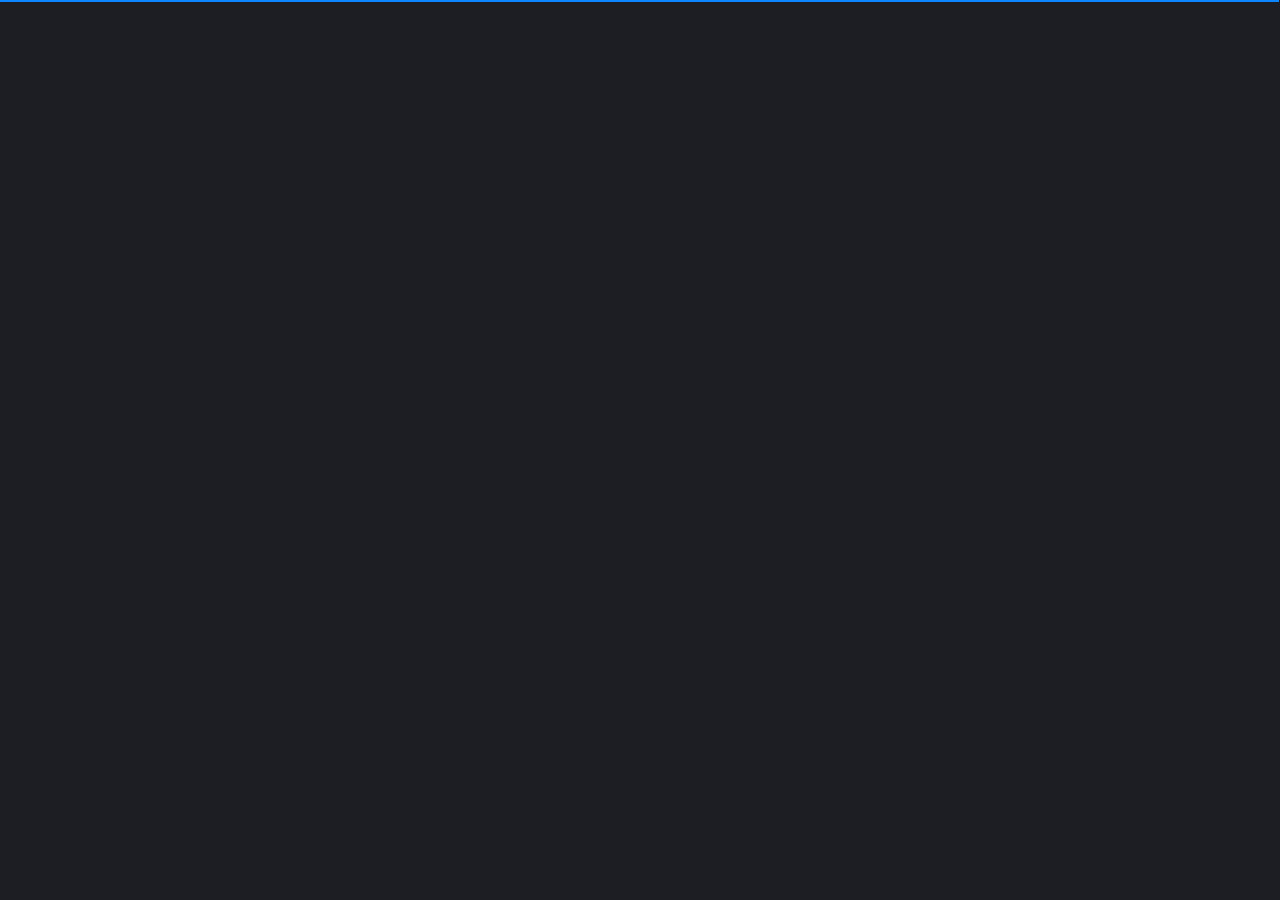
<file: resume.html>
﻿<!DOCTYPE html>
<html lang="en">

<head>
    <meta charset="utf-8" />
    <title>Guido - Resume</title>

	<!-- Meta Data -->
	<meta http-equiv="X-UA-Compatible" content="IE=edge">
	<meta name="viewport" content="width=device-width, initial-scale=1, shrink-to-fit=no">
	<meta name="format-detection" content="telephone=no"/>
    <meta name="format-detection" content="address=no"/>
    <meta name="author" content="ArtTemplate" />
    <meta name="description" content="vCard" />

    <!-- Twitter data -->
    <meta name="twitter:card" content="summary_large_image">
    <meta name="twitter:site" content="@ArtTemplates">
    <meta name="twitter:title" content="vCard">
    <meta name="twitter:description" content="vCard">
    <meta name="twitter:image" content="assets/images/social.jpg">

    <!-- Open Graph data -->
    <meta property="og:title" content="ArtTemplate" />
    <meta property="og:type" content="website" />
    <meta property="og:url" content="your url website" />
    <meta property="og:image" content="assets/images/social.jpg" />
    <meta property="og:description" content="vCard" />
    <meta property="og:site_name" content="vCard" />

	<!-- Favicons -->
	<link rel="apple-touch-icon" sizes="144x144" href="assets/images/favicons/apple-touch-icon-144x144.png">
	<link rel="apple-touch-icon" sizes="114x114" href="assets/images/favicons/apple-touch-icon-114x114.png">
	<link rel="apple-touch-icon" sizes="72x72" href="assets/images/favicons/apple-touch-icon-72x72.png">
	<link rel="apple-touch-icon" sizes="57x57" href="assets/images/favicons/apple-touch-icon-57x57.png">
	<link rel="shortcut icon" href="assets/images/favicons/favicon.png" type="image/png">

    <!-- Styles -->
	<link rel="stylesheet" type="text/css" href="assets/styles/style.css"/>
    <link rel="stylesheet" type="text/css" href="assets/demo/style-demo.css"/>
    <link rel="stylesheet" type="text/css" href="assets/styles/style-dark.css" />
</head>
<body>
    <!-- Preloader -->
    <div class="preloader">
	    <div class="preloader__wrap">
		    <div class="circle-pulse">
                <div class="circle-pulse__1"></div>
                <div class="circle-pulse__2"></div>
            </div>
		    <div class="preloader__progress"><span></span></div>
		</div>
	</div>

    <main class="main">
	    <!-- Header Image -->
		<div class="header-image">
		    <div class="js-parallax" style="background-image: url(assets/img/image_header.jpg);"></div>
		</div>
		
		<div class="container gutter-top">
			<!-- Header -->
			<header class="header box">
				<div class="header__left">
					<div class="header__photo">
						<img class="header__photo-img" src="assets/img/main-photo.svg" alt="罗吉熙头像">
					</div>
					<div class="header__base-info">
						<h4 class="title titl--h4">罗吉熙</h4>
						<div class="status">研发工程师</div>
						<ul class="header__social">
							<li><a href="https://gitee.com/guidoluo0521"><i class="font-icon icon-gitee"></i></a></li>
							<li><a href="https://github.com/GuidoLuo0521"><i class="font-icon icon-my-github"></i></a></li>
							<li><a href="https://blog.csdn.net/qq_32735535"><i class="font-icon icon-csdn"></i></a></li>
						</ul>
					</div>
				</div>
				<div class="header__right">
					<ul class="header__contact">
						<li><span class="overhead">Email</span>447459623@qq.com</li>
						<li><span class="overhead">Phone</span>+8615823159025</li>
					</ul>
					<ul class="header__contact">
						<li><span class="overhead">Birthday</span>1994</li>
						<li><span class="overhead">Location</span>中国重庆渝北区</li>
					</ul>
				</div>
			</header>

			<div class="row sticky-parent">
			    <!-- Sidebar nav -->
                <aside class="col-12 col-md-12 col-lg-2">
				    <div class="sidebar box sticky-column">
	                    <ul class="nav">
                            <li class="nav__item"><a href="index.html"><i class="icon-user"></i>简单介绍</a></li>
							<li class="nav__item"><a class="active" href="resume.html"><i class="icon-file-text"></i>教育经历</a></li>
                            <li class="nav__item"><a href="works.html"><i class="icon-codesandbox"></i>工作经历</a></li>
							</a></li>
                        </ul>
					</div>
		        </aside>

				<!-- Content -->
				<div class="col-12 col-md-12 col-lg-10">
					<div class="box box-content">
						<!-- Experience -->
						<div class="row">
							<div class="col-12">
								<div class="timeline">
									<!-- Item -->
									<article class="timeline__item">
										<h2 class="title title--h2 timeline__title">重庆理工大学  本科</h5>
										<span class="timeline__period">2013 — 2017</span>
										<p class="timeline__description">重庆理工大学（Chongqing University of Technology）简称重理工，坐落于中央直辖市重庆，是中国兵器协同创新联盟单位、中央与地方共建的市属普通本科高等院校、重庆市重点建设高校、国家级大学生创新创业训练计划实施高校、全国毕业生就业典型经验高校，首批高等学校科技成果转化和技术转移基地，教育部首批新工科研究与实践项目入选高校.</p>
									</article>

									<!-- Item -->
									<article class="timeline__item">
										<h2 class="title title--h2 timeline__title">重庆第29中学</h5>
										<span class="timeline__period">2009 — 2013</span>
										<p class="timeline__description">学校是重庆市首批文明学校、重庆市德育示范学校、重庆市佳文明单位。</p>
									</article>

								</div>
							</div>
						</div>
					</div>
					<!-- Footer -->
					<footer class="footer">© 2021 Millet</footer>
				</div>
			</div>
		</div>
    </main>

    <div class="back-to-top"></div>
	
    <!-- SVG masks -->
    <svg class="svg-defs">
        <clipPath id="avatar-box">
            <path d="M1.85379 38.4859C2.9221 18.6653 18.6653 2.92275 38.4858 1.85453 56.0986.905299 77.2792 0 94 0c16.721 0 37.901.905299 55.514 1.85453 19.821 1.06822 35.564 16.81077 36.632 36.63137C187.095 56.0922 188 77.267 188 94c0 16.733-.905 37.908-1.854 55.514-1.068 19.821-16.811 35.563-36.632 36.631C131.901 187.095 110.721 188 94 188c-16.7208 0-37.9014-.905-55.5142-1.855-19.8205-1.068-35.5637-16.81-36.63201-36.631C.904831 131.908 0 110.733 0 94c0-16.733.904831-37.9078 1.85379-55.5141z"/>
        </clipPath>
        <clipPath id="avatar-hexagon">
             <path d="M0 27.2891c0-4.6662 2.4889-8.976 6.52491-11.2986L31.308 1.72845c3.98-2.290382 8.8697-2.305446 12.8637-.03963l25.234 14.31558C73.4807 18.3162 76 22.6478 76 27.3426V56.684c0 4.6805-2.5041 9.0013-6.5597 11.3186L44.4317 82.2915c-3.9869 2.278-8.8765 2.278-12.8634 0L6.55974 68.0026C2.50414 65.6853 0 61.3645 0 56.684V27.2891z"/>
        </clipPath>		
    </svg>
    
 
	
	<!-- JavaScripts -->
	<script src="assets/js/jquery-3.4.1.min.js"></script>
	<script src="assets/js/plugins.min.js"></script>
    <script src="assets/js/common.js"></script>
    
	<script src="assets/demo/plugins-demo.js"></script>
</body>
</html>
</file>
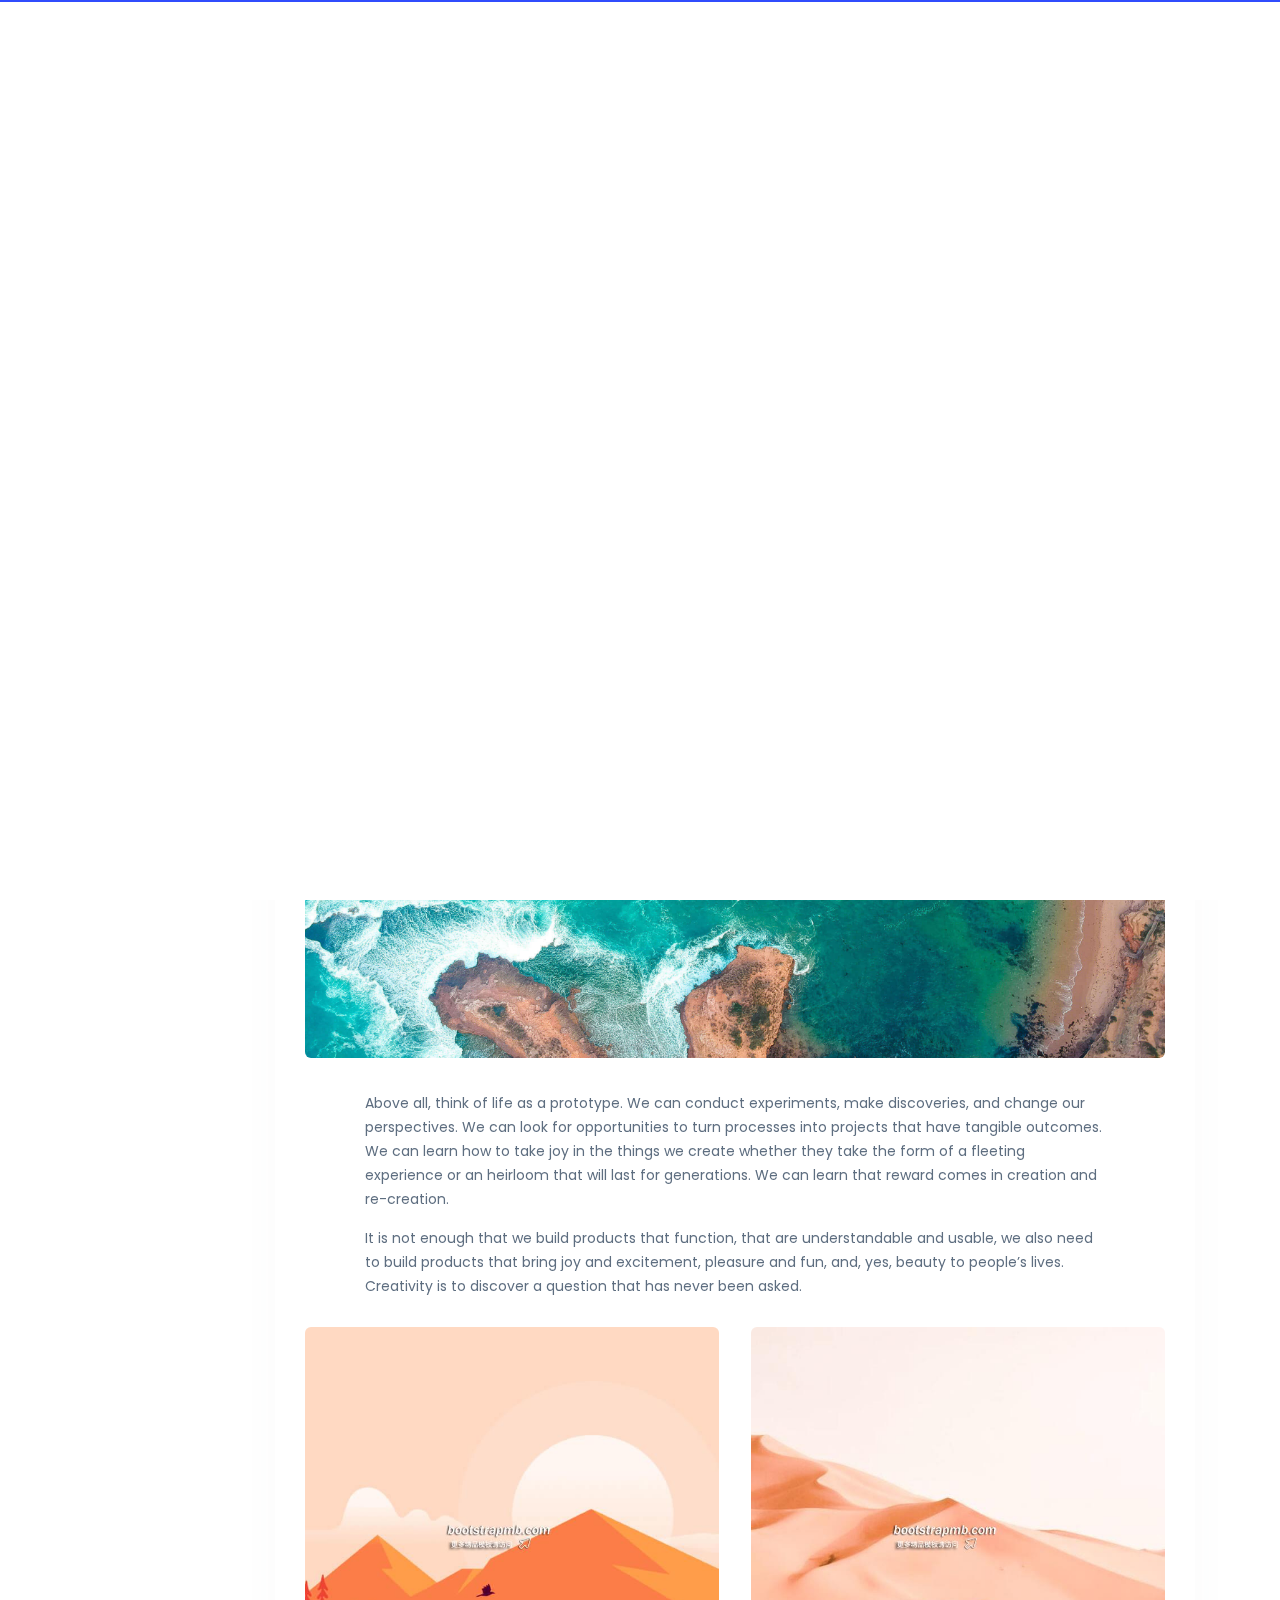
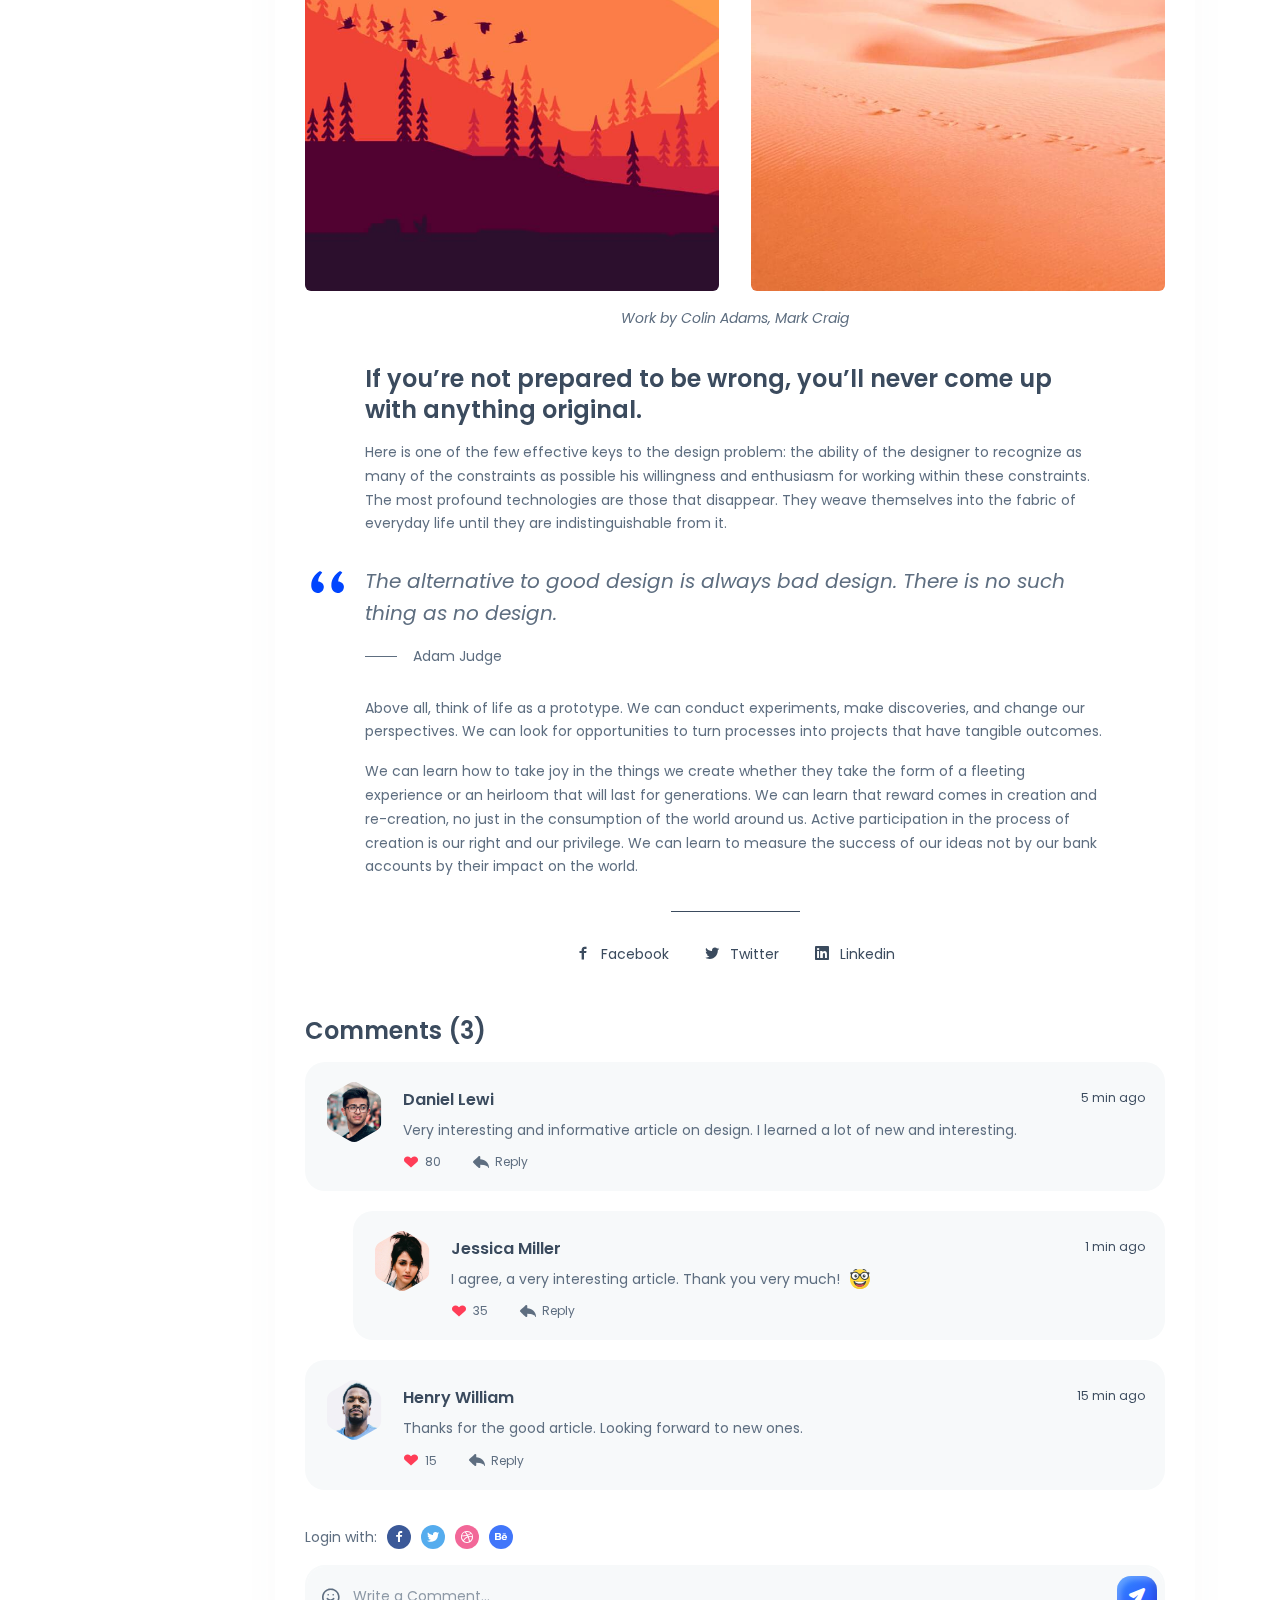
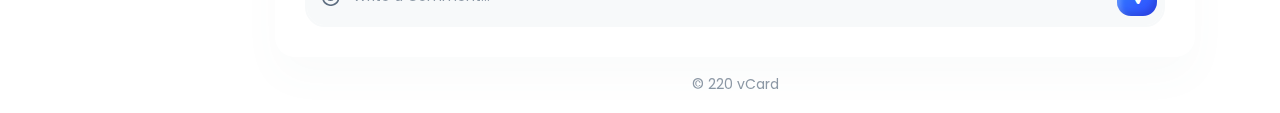
<file: single-post.html>
<!DOCTYPE html>
<html lang="en">

<head>
    <meta charset="utf-8" />
    <title>Guido - Post</title>

	<!-- Meta Data -->
	<meta http-equiv="X-UA-Compatible" content="IE=edge">
	<meta name="viewport" content="width=device-width, initial-scale=1, shrink-to-fit=no">
	<meta name="format-detection" content="telephone=no"/>
    <meta name="format-detection" content="address=no"/>
    <meta name="author" content="ArtTemplate" />
    <meta name="description" content="vCard" />

    <!-- Twitter data -->
    <meta name="twitter:card" content="summary_large_image">
    <meta name="twitter:site" content="@ArtTemplates">
    <meta name="twitter:title" content="vCard">
    <meta name="twitter:description" content="vCard">
    <meta name="twitter:image" content="assets/images/social.jpg">

    <!-- Open Graph data -->
    <meta property="og:title" content="ArtTemplate" />
    <meta property="og:type" content="website" />
    <meta property="og:url" content="your url website" />
    <meta property="og:image" content="assets/images/social.jpg" />
    <meta property="og:description" content="vCard" />
    <meta property="og:site_name" content="vCard" />

	<!-- Favicons -->
	<link rel="apple-touch-icon" sizes="144x144" href="assets/images/favicons/apple-touch-icon-144x144.png">
	<link rel="apple-touch-icon" sizes="114x114" href="assets/images/favicons/apple-touch-icon-114x114.png">
	<link rel="apple-touch-icon" sizes="72x72" href="assets/images/favicons/apple-touch-icon-72x72.png">
	<link rel="apple-touch-icon" sizes="57x57" href="assets/images/favicons/apple-touch-icon-57x57.png">
	<link rel="shortcut icon" href="assets/images/favicons/favicon.png" type="image/png">

    <!-- Styles -->
	<link rel="stylesheet" type="text/css" href="assets/styles/style.css"/>
    <link rel="stylesheet" type="text/css" href="assets/demo/style-demo.css"/>
	
</head>
<body>
    <!-- Preloader -->
    <div class="preloader">
	    <div class="preloader__wrap">
		    <div class="circle-pulse">
                <div class="circle-pulse__1"></div>
                <div class="circle-pulse__2"></div>
            </div>
		    <div class="preloader__progress"><span></span></div>
		</div>
	</div>

	<!-- Scroll Indicator -->
    <div class="scroll-line"></div>

    <main class="main">
	    <!-- Header Image -->
		<div class="header-image">
		    <div class="js-parallax" style="background-image: url(assets/img/image_header.jpg);"></div>
		</div>
		
	    <div class="container gutter-top">
		    <!-- Header -->
		    <header class="header box">
			    <div class="header__left">
				    <div class="header__photo">
					    <img class="header__photo-img" src="assets/img/main-photo.svg" alt="罗吉熙头像">
					</div>
					<div class="header__base-info">
					    <h4 class="title titl--h4">罗吉熙</h4>
						<div class="status">研发工程师</div>
						<ul class="header__social">
						    <li><a href="https://gitee.com/guidoluo0521"><i class="font-icon icon-gitee"></i></a></li>
						    <li><a href="https://github.com/GuidoLuo0521"><i class="font-icon icon-my-github"></i></a></li>
							<li><a href="https://blog.csdn.net/qq_32735535"><i class="font-icon icon-csdn"></i></a></li>
						</ul>
					</div>
				</div>
				<div class="header__right">
				    <ul class="header__contact">
					    <li><span class="overhead">Email</span>447459623@qq.com</li>
						<li><span class="overhead">Phone</span>+8615823159025</li>
					</ul>
					<ul class="header__contact">
					    <li><span class="overhead">Birthday</span>1994</li>
						<li><span class="overhead">Location</span>中国重庆渝北区</li>
					</ul>
				</div>
			</header>
		        
			<div class="row sticky-parent">
		    <!-- Sidebar nav -->
                <aside class="col-12 col-md-12 col-lg-2">
				    <div class="sidebar box sticky-column">
	                    <ul class="nav">
                            <li class="nav__item"><a class="active" href="index.html"><i class="icon-user"></i>简单介绍</a></li>
							<li class="nav__item"><a href="resume.html"><i class="icon-file-text"></i>教育经历</a></li>
                            <li class="nav__item"><a href="works.html"><i class="icon-codesandbox"></i>工作经历</a></li>
							</a></li>
                        </ul>
					</div>
		        </aside>
				
				<!-- Content -->
		        <div class="col-12 col-md-12 col-lg-10">
				    <div class="box box-content">
						<!-- Post -->
						<div class="pb-3">
						    <header class="header-post">
                                <h1 class="title title--h1">Design Conferences in 2019</h1>
								<div class="caption-post">
								    <p>Above all, think of life as a prototype. We can conduct experiments, make discoveries, and change our perspectives. We can look for opportunities to turn processes into projects that have tangible outcomes.</p>
								</div>
								<div class="header-post__image-wrap">
								    <img class="cover lazyload" src="assets/img/image_header.jpg" data-zoom alt="" />
								</div>
							</header>
							<div class="caption-post">
								<p>Above all, think of life as a prototype. We can conduct experiments, make discoveries, and change our perspectives. We can look for opportunities to turn processes into projects that have tangible outcomes. We can learn how to take joy in the things we create whether they take the form of a fleeting experience or an heirloom that will last for generations. We can learn that reward comes in creation and re-creation.</p>
								<p>It is not enough that we build products that function, that are understandable and usable, we also need to build products that bring joy and excitement, pleasure and fun, and, yes, beauty to people’s lives. Creativity is to discover a question that has never been asked.</p>
						    </div>
							<div class="gallery-post">
							    <img class="gallery-post__item cover lazyload" src="assets/img/image_10.jpg" data-zoom alt="" />
								<img class="gallery-post__item cover lazyload" src="assets/img/image_11.jpg" data-zoom alt="" />
								<div class="gallery-post__caption">Work by Colin Adams, Mark Craig</div>
							</div>
							<div class="caption-post">
							    <h3 class="title title--h3">If you’re not prepared to be wrong, you’ll never come up with anything original.</h3>
								<p>Here is one of the few effective keys to the design problem: the ability of the designer to recognize as many of the constraints as possible his willingness and enthusiasm for working within these constraints. The most profound technologies are those that disappear. They weave themselves into the fabric of everyday life until they are indistinguishable from it.</p>
								<blockquote class="block-quote">
								    <p>The alternative to good design is always bad design. There is no such thing as no design.</p>
								    <span class="block-quote__author">Adam Judge</span>
								</blockquote>
								<p>Above all, think of life as a prototype. We can conduct experiments, make discoveries, and change our perspectives. We can look for opportunities to turn processes into projects that have tangible outcomes.</p>
								<p>We can learn how to take joy in the things we create whether they take the form of a fleeting experience or an heirloom that will last for generations. We can learn that reward comes in creation and re-creation, no just in the consumption of the world around us. Active participation in the process of creation is our right and our privilege. We can learn to measure the success of our ideas not by our bank accounts by their impact on the world.</p>
							</div>
							<footer class="footer-post">
							    <a class="footer-post__share" href="http://facebook.com"><i class="font-icon icon-facebook"></i><span>Facebook</span></a>
								<a class="footer-post__share" href="http://twitter.com"><i class="font-icon icon-twitter"></i><span>Twitter</span></a>
								<a class="footer-post__share" href="http://linkedin.com"><i class="font-icon icon-linkedin"></i><span>Linkedin</span></a>
							</footer>
						</div>
						
						<div class="box-inner box-inner--rounded">
						    <h2 class="title title--h3">Comments <span class="color--light">(3)</span></h2>
							
							<!-- Comment -->
			                <div class="comment-box">
							    <div class="comment-box__inner">
                                    <svg class="avatar avatar--60" viewBox="0 0 84 84">
                                        <g class="avatar__hexagon">
                                            <image xlink:href="assets/img/avatar-2.jpg" height="100%" width="100%" />
                                        </g>
                                    </svg>
                                    <div class="comment-box__body">
                                        <h5 class="comment-box__details"><span>Daniel Lewi</span><span class="comment-box__details-date">5 min ago</span></h5>
                                        <p>Very interesting and informative article on design. I learned a lot of new and interesting.</p>

										<ul class="comment-box__footer">
										    <li><i class="font-icon icon-like-fill"></i> <span>80</span></li>
										    <li><i class="font-icon icon-reply"></i> <span>Reply</span></li>
										</ul>
                                    </div>
								</div>
								
								<!-- Comment -->
					            <div class="comment-box">
								    <div class="comment-box__inner">
                                        <svg class="avatar avatar--60" viewBox="0 0 84 84">
                                            <g class="avatar__hexagon">
                                                <image xlink:href="assets/img/avatar-3.jpg" height="100%" width="100%" />
                                            </g>
                                        </svg>
                                        <div class="comment-box__body">
                                            <h5 class="comment-box__details"><span>Jessica Miller</span><span class="comment-box__details-date">1 min ago</span></h5>
                                            <p>I agree, a very interesting article. Thank you very much! <img class="emoji" src="assets/icons/emoji/emoji-nerd.svg" alt="nerd"/></p>
											
											<ul class="comment-box__footer">
										        <li><i class="font-icon icon-like-fill"></i> <span>35</span></li>
										        <li><i class="font-icon icon-reply"></i> <span>Reply</span></li>
										    </ul>
                                        </div>
									</div>
                                </div>
					        </div>
							
			                <!-- Comment -->
			                <div class="comment-box">
							    <div class="comment-box__inner">
                                    <svg class="avatar avatar--60" viewBox="0 0 84 84">
                                        <g class="avatar__hexagon">
                                            <image xlink:href="assets/img/avatar-6.jpg" height="100%" width="100%" />
                                        </g>
                                    </svg>
                                    <div class="comment-box__body">
                                        <h5 class="comment-box__details"><span>Henry William</span><span class="comment-box__details-date">15 min ago</span></h5>
                                        <p>Thanks for the good article. Looking forward to new ones.</p>
										
										<ul class="comment-box__footer">
										    <li><i class="font-icon icon-like-fill"></i> <span>15</span></li>
										    <li><i class="font-icon icon-reply"></i> <span>Reply</span></li>
										</ul>
                                    </div>
								</div>
                            </div>
							
							<!-- Comment form -->
							<ul class="social-auth">
							    <li class="social-auth__item">Login with:</li>
							    <li class="social-auth__item"><a class="social-auth__link" href="#"><i class="font-icon icon-facebook"></i></a></li>
								<li class="social-auth__item"><a class="social-auth__link" href="#"><i class="font-icon icon-twitter"></i></a></li>
								<li class="social-auth__item"><a class="social-auth__link" href="#"><i class="font-icon icon-dribbble"></i></a></li>
								<li class="social-auth__item"><a class="social-auth__link" href="#"><i class="font-icon icon-behance"></i></a></li>
							</ul>
							<form class="comment-form">
							    <textarea id="commentForm" class="textarea form-control" required="required" placeholder="Write a Comment..." rows="1"></textarea>
								<button type="submit" class="btn"><i class="font-icon icon-send"></i></button>
								<div class="dropdown dropup">
								    <i class="font-icon icon-smile" id="dropdownEmoji" data-toggle="dropdown" aria-haspopup="true"></i>
								    <div class="dropdown-menu dropdown-menu-center" aria-labelledby="dropdownEmoji">
									    <div class="emoji-wrap">
                                            <img class="emoji" src="assets/icons/emoji/emoji-laughing.svg" title=":laughing:" alt="laughing"/>
										    <img class="emoji" src="assets/icons/emoji/emoji-happy-2.svg" title=":happy 2:" alt="happy 2"/>
										    <img class="emoji" src="assets/icons/emoji/emoji-crazy.svg" title=":crazy:" alt="crazy"/>
											<img class="emoji" src="assets/icons/emoji/emoji-bad.svg" title=":bad:" alt="bad"/>
										    <img class="emoji" src="assets/icons/emoji/emoji-angry.svg" title=":angry:" alt="angry"/>
										    <img class="emoji" src="assets/icons/emoji/emoji-happy.svg" title="happy" alt="happy"/>
                                            <img class="emoji" src="assets/icons/emoji/emoji-thinking.svg" title=":thinking:" alt="thinking"/>
										    <img class="emoji" src="assets/icons/emoji/emoji-sad.svg" title=":sad:" alt="sad"/>
										    <img class="emoji" src="assets/icons/emoji/emoji-pressure.svg" title=":pressure:" alt="pressure"/>
											<img class="emoji" src="assets/icons/emoji/emoji-in-love.svg" title=":in love:" alt="in love"/>
										    <img class="emoji" src="assets/icons/emoji/emoji-nerd.svg" title=":laughing:" alt="nerd"/>
										    <img class="emoji" src="assets/icons/emoji/emoji-happy-3.svg" title=":happy 3:" alt="happy 3"/>
                                            <img class="emoji" src="assets/icons/emoji/emoji-shocked.svg" title=":shocked:" alt="shocked"/>
										    <img class="emoji" src="assets/icons/emoji/emoji-wink.svg" title=":wink:" alt="wink"/>
										    <img class="emoji" src="assets/icons/emoji/emoji-sweating.svg" title=":sweating:" alt="sweating"/>
											<img class="emoji" src="assets/icons/emoji/emoji-shocked-2.svg" title=":shocked 2:" alt="shocked 2"/>
										    <img class="emoji" src="assets/icons/emoji/emoji-shocked-3.svg" title=":shocked 3:" alt="shocked 3"/>
										    <img class="emoji" src="assets/icons/emoji/emoji-sad-2.svg" title=":sad 2:" alt="sad 2"/>
										</div>	
                                    </div>
                                </div>	
							</form>
							
					    </div>
					</div>
					
					<!-- Footer -->
					<footer class="footer">© 220 vCard</footer>
		        </div>
				
			</div>
		</div>	
    </main>

    <div class="back-to-top"></div>
	
    <!-- SVG masks -->
    <svg class="svg-defs">
        <clipPath id="avatar-box">
            <path d="M1.85379 38.4859C2.9221 18.6653 18.6653 2.92275 38.4858 1.85453 56.0986.905299 77.2792 0 94 0c16.721 0 37.901.905299 55.514 1.85453 19.821 1.06822 35.564 16.81077 36.632 36.63137C187.095 56.0922 188 77.267 188 94c0 16.733-.905 37.908-1.854 55.514-1.068 19.821-16.811 35.563-36.632 36.631C131.901 187.095 110.721 188 94 188c-16.7208 0-37.9014-.905-55.5142-1.855-19.8205-1.068-35.5637-16.81-36.63201-36.631C.904831 131.908 0 110.733 0 94c0-16.733.904831-37.9078 1.85379-55.5141z"/>
        </clipPath>
        <clipPath id="avatar-hexagon">
             <path d="M0 27.2891c0-4.6662 2.4889-8.976 6.52491-11.2986L31.308 1.72845c3.98-2.290382 8.8697-2.305446 12.8637-.03963l25.234 14.31558C73.4807 18.3162 76 22.6478 76 27.3426V56.684c0 4.6805-2.5041 9.0013-6.5597 11.3186L44.4317 82.2915c-3.9869 2.278-8.8765 2.278-12.8634 0L6.55974 68.0026C2.50414 65.6853 0 61.3645 0 56.684V27.2891z"/>
        </clipPath>		
    </svg>
    
	<!-- Demo Menu -->
	<div class="btnSlideNav slideOpen"></div>
    <div class="btnSlideNav slideClose"></div>
    <div class="slideNav">
		<ul class="list-unstyled">
			<li class="slideNav__item rtl-mode"><h4 class="title title--5">More pages</h4> <a href="rtl/about.html">RTL</a></li>
			<li class="slideNav__item"><a href="one-page.html">One page</a></li>
			<li class="slideNav__item"><a href="background-2.html">Background triangles</a></li>
			<li class="slideNav__item"><a href="works_v2.html">Works v2</a></li>
        </ul>
		<a href="dark/about.html" class="btn btn--dark">Dark Template</a>
	</div>
	<div class="overlay-slideNav"></div>
    <!-- Demo Menu -->
	
	<!-- JavaScripts -->
	<script src="assets/js/jquery-3.4.1.min.js"></script>
	<script src="assets/js/plugins.min.js"></script>
    <script src="assets/js/common.js"></script>
    
	<script src="assets/demo/plugins-demo.js"></script>
</body>
</html>
</file>
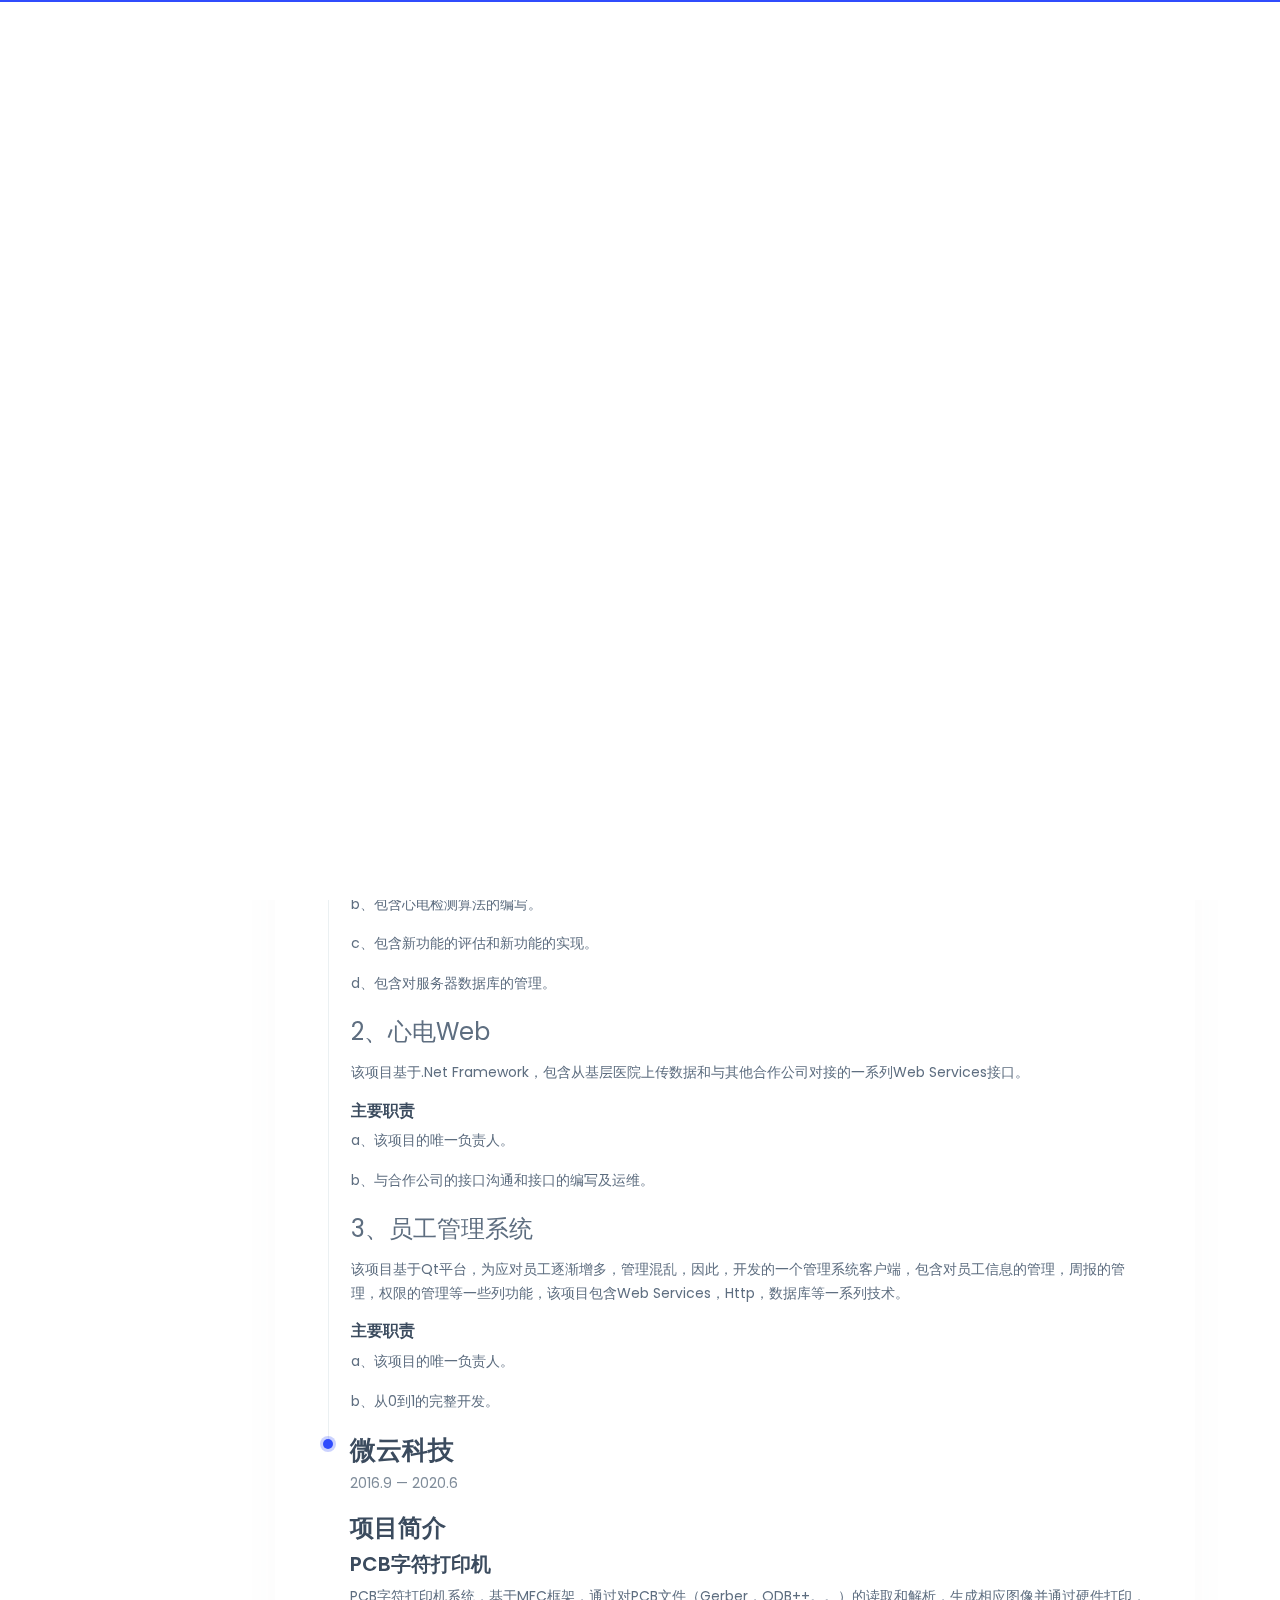
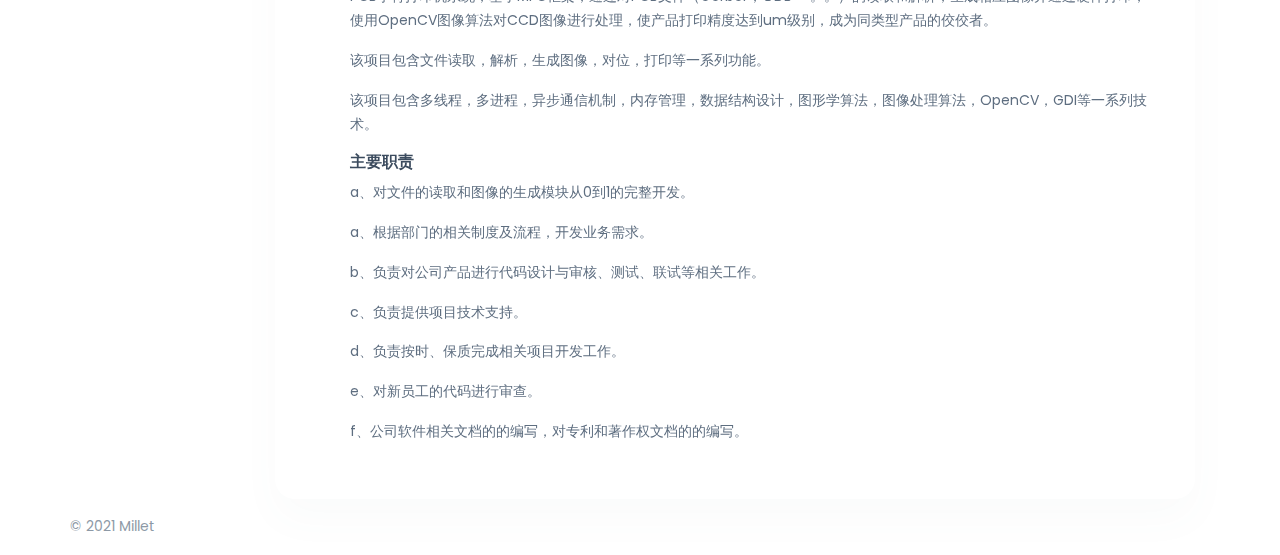
<file: works.html>
﻿<!DOCTYPE html>
<html lang="en">

<head>
    <meta charset="utf-8" />
    <title>Guido - Works</title>

	<!-- Meta Data -->
	<meta http-equiv="X-UA-Compatible" content="IE=edge">
	<meta name="viewport" content="width=device-width, initial-scale=1, shrink-to-fit=no">
	<meta name="format-detection" content="telephone=no"/>
    <meta name="format-detection" content="address=no"/>
    <meta name="author" content="ArtTemplate" />
    <meta name="description" content="vCard" />

    <!-- Twitter data -->
    <meta name="twitter:card" content="summary_large_image">
    <meta name="twitter:site" content="@ArtTemplates">
    <meta name="twitter:title" content="vCard">
    <meta name="twitter:description" content="vCard">
    <meta name="twitter:image" content="assets/images/social.jpg">

    <!-- Open Graph data -->
    <meta property="og:title" content="ArtTemplate" />
    <meta property="og:type" content="website" />
    <meta property="og:url" content="your url website" />
    <meta property="og:image" content="assets/images/social.jpg" />
    <meta property="og:description" content="vCard" />
    <meta property="og:site_name" content="vCard" />

	<!-- Favicons -->
	<link rel="apple-touch-icon" sizes="144x144" href="assets/images/favicons/apple-touch-icon-144x144.png">
	<link rel="apple-touch-icon" sizes="114x114" href="assets/images/favicons/apple-touch-icon-114x114.png">
	<link rel="apple-touch-icon" sizes="72x72" href="assets/images/favicons/apple-touch-icon-72x72.png">
	<link rel="apple-touch-icon" sizes="57x57" href="assets/images/favicons/apple-touch-icon-57x57.png">
	<link rel="shortcut icon" href="assets/images/favicons/favicon.png" type="image/png">

    <!-- Styles -->
	<link rel="stylesheet" type="text/css" href="assets/styles/style.css"/>
    <link rel="stylesheet" type="text/css" href="assets/demo/style-demo.css"/>
	
</head>
<body>
    <!-- Preloader -->
    <div class="preloader">
	    <div class="preloader__wrap">
		    <div class="circle-pulse">
                <div class="circle-pulse__1"></div>
                <div class="circle-pulse__2"></div>
            </div>
		    <div class="preloader__progress"><span></span></div>
		</div>
	</div>

    <main class="main">
	    <!-- Header Image -->
		<div class="header-image">
		    <div class="js-parallax" style="background-image: url(assets/img/image_header.jpg);"></div>
		</div>
		
		<div class="container gutter-top">
			<!-- Header -->
			<!-- Header -->
			<header class="header box">
				<div class="header__left">
					<div class="header__photo">
						<img class="header__photo-img" src="assets/img/main-photo.svg" alt="罗吉熙头像">
					</div>
					<div class="header__base-info">
						<h4 class="title titl--h4">罗吉熙</h4>
						<div class="status">研发工程师</div>
						<ul class="header__social">
							<li><a href="https://gitee.com/guidoluo0521"><i class="font-icon icon-gitee"></i></a></li>
							<li><a href="https://github.com/GuidoLuo0521"><i class="font-icon icon-my-github"></i></a></li>
							<li><a href="https://blog.csdn.net/qq_32735535"><i class="font-icon icon-csdn"></i></a></li>
						</ul>
					</div>
				</div>
				<div class="header__right">
					<ul class="header__contact">
						<li><span class="overhead">Email</span>447459623@qq.com</li>
						<li><span class="overhead">Phone</span>+8615823159025</li>
					</ul>
					<ul class="header__contact">
						<li><span class="overhead">Birthday</span>1994</li>
						<li><span class="overhead">Location</span>中国重庆渝北区</li>
					</ul>
				</div>
			</header>

			<div class="row sticky-parent">
			    <!-- Sidebar nav -->
                <aside class="col-12 col-md-12 col-lg-2">
				    <div class="sidebar box sticky-column">
	                    <ul class="nav">
                            <li class="nav__item"><a href="index.html"><i class="icon-user"></i>简单介绍</a></li>
							<li class="nav__item"><a class="active" href="works.html"><i class="icon-codesandbox"></i>工作经历</a></li>
							<li class="nav__item"><a href="education.html"><i class="icon-file-text"></i>教育经历</a></li>                            
							</a></li>
                        </ul>
					</div>
		        </aside>

				<!-- Content -->
				<div class="col-12 col-md-12 col-lg-10">
					<div class="box box-content">
							<div class="col-12">
								<div class="timeline">
									<!-- Item -->
									<article class="timeline__item">
										<h1 class="title title--h1 timeline__title">康如来科技</h1>
										<span class="timeline__period">2020.6 — 至今</span>
										<p class="timeline__description">
										<h3> 项目简介 </h3>
										    <fieldset>
												<legend> 1、静态心电项目 </legend>		
													<p>该项目基于MFC，一个集心电采集和分析于一体的项目。包含从病人数据采集到上传服务器后派发给医生分析，以及报告反馈给病人的整个流程。目前使用医院达几百家，且均正常使用，未反馈异常。</p>
													<p>该项目包含对数据的采集，存储，数据库的管理，数据上传下载，心电数据绘制，特征点检测，打印PDF等一系列功能。</p>
													<p>该项目包含多线程，多进程，同异步通信机制，内存管理，数据结构设计，图形学算法，频域算法，Socket，WebService。MySQL，GDI，GDI+，Windows安装包的，DLL，JSON，XML开发等一系列技术。</p>
													<h6> 主要职责 </h6>
														<p> a、该项目的唯一负责人。</p>
														<p> b、包含心电检测算法的编写。</p>
														<p> c、包含新功能的评估和新功能的实现。</p>
														<p> d、包含对服务器数据库的管理。</p>
											</fieldset>
											<fieldset>
												<legend> 2、心电Web </legend>
													<p>该项目基于.Net Framework，包含从基层医院上传数据和与其他合作公司对接的一系列Web Services接口。
													</p>
													<h6> 主要职责 </h6>
														<p> a、该项目的唯一负责人。</p>
														<p> b、与合作公司的接口沟通和接口的编写及运维。</p>
											</fieldset>
											<fieldset>
												<legend> 3、员工管理系统 </legend>
													<p>该项目基于Qt平台，为应对员工逐渐增多，管理混乱，因此，开发的一个管理系统客户端，包含对员工信息的管理，周报的管理，权限的管理等一些列功能，该项目包含Web Services，Http，数据库等一系列技术。</p>
													<h6> 主要职责 </h6>
														<p> a、该项目的唯一负责人。</p>
														<p> b、从0到1的完整开发。</p>
											</fieldset>			
									</article>
								
									<!-- Item -->
									<article class="timeline__item">
										<h2 class="title title--h2 timeline__title">微云科技</h5>
										<span class="timeline__period">2016.9 — 2020.6</span>
										<p class="timeline__description">
											<h4> 项目简介 </h4>
												<h5> PCB字符打印机 </h5>										
													<p>PCB字符打印机系统，基于MFC框架，通过对PCB文件（Gerber，ODB++。。）的读取和解析，生成相应图像并通过硬件打印，使用OpenCV图像算法对CCD图像进行处理，使产品打印精度达到um级别，成为同类型产品的佼佼者。</p>
													<p>该项目包含文件读取，解析，生成图像，对位，打印等一系列功能。</p>
													<p>该项目包含多线程，多进程，异步通信机制，内存管理，数据结构设计，图形学算法，图像处理算法，OpenCV，GDI等一系列技术。</p>
													<h6> 主要职责 </h6>
														<p> a、对文件的读取和图像的生成模块从0到1的完整开发。<p>
														<p> a、根据部门的相关制度及流程，开发业务需求。</p>
														<p> b、负责对公司产品进行代码设计与审核、测试、联试等相关工作。</p>
														<p> c、负责提供项目技术支持。</p>
														<p> d、负责按时、保质完成相关项目开发工作。</p>
														<p> e、对新员工的代码进行审查。</p>
														<p> f、公司软件相关文档的的编写，对专利和著作权文档的的编写。</p>
									</article>

									

								</div>
							</div>
						</div>
					</div>
					<!-- Footer -->
					<footer class="footer">© 2021 Millet</footer>
				</div>
			</div>
		</div>	
    </main>

    <div class="back-to-top"></div>
	
    <!-- SVG masks -->
    <svg class="svg-defs">
        <clipPath id="avatar-box">
            <path d="M1.85379 38.4859C2.9221 18.6653 18.6653 2.92275 38.4858 1.85453 56.0986.905299 77.2792 0 94 0c16.721 0 37.901.905299 55.514 1.85453 19.821 1.06822 35.564 16.81077 36.632 36.63137C187.095 56.0922 188 77.267 188 94c0 16.733-.905 37.908-1.854 55.514-1.068 19.821-16.811 35.563-36.632 36.631C131.901 187.095 110.721 188 94 188c-16.7208 0-37.9014-.905-55.5142-1.855-19.8205-1.068-35.5637-16.81-36.63201-36.631C.904831 131.908 0 110.733 0 94c0-16.733.904831-37.9078 1.85379-55.5141z"/>
        </clipPath>
        <clipPath id="avatar-hexagon">
             <path d="M0 27.2891c0-4.6662 2.4889-8.976 6.52491-11.2986L31.308 1.72845c3.98-2.290382 8.8697-2.305446 12.8637-.03963l25.234 14.31558C73.4807 18.3162 76 22.6478 76 27.3426V56.684c0 4.6805-2.5041 9.0013-6.5597 11.3186L44.4317 82.2915c-3.9869 2.278-8.8765 2.278-12.8634 0L6.55974 68.0026C2.50414 65.6853 0 61.3645 0 56.684V27.2891z"/>
        </clipPath>		
    </svg>
    
 
	
	<!-- JavaScripts -->
	<script src="assets/js/jquery-3.4.1.min.js"></script>
	<script src="assets/js/plugins.min.js"></script>
    <script src="assets/js/common.js"></script>
    
	<script src="assets/demo/plugins-demo.js"></script>
</body>
</html>
</file>
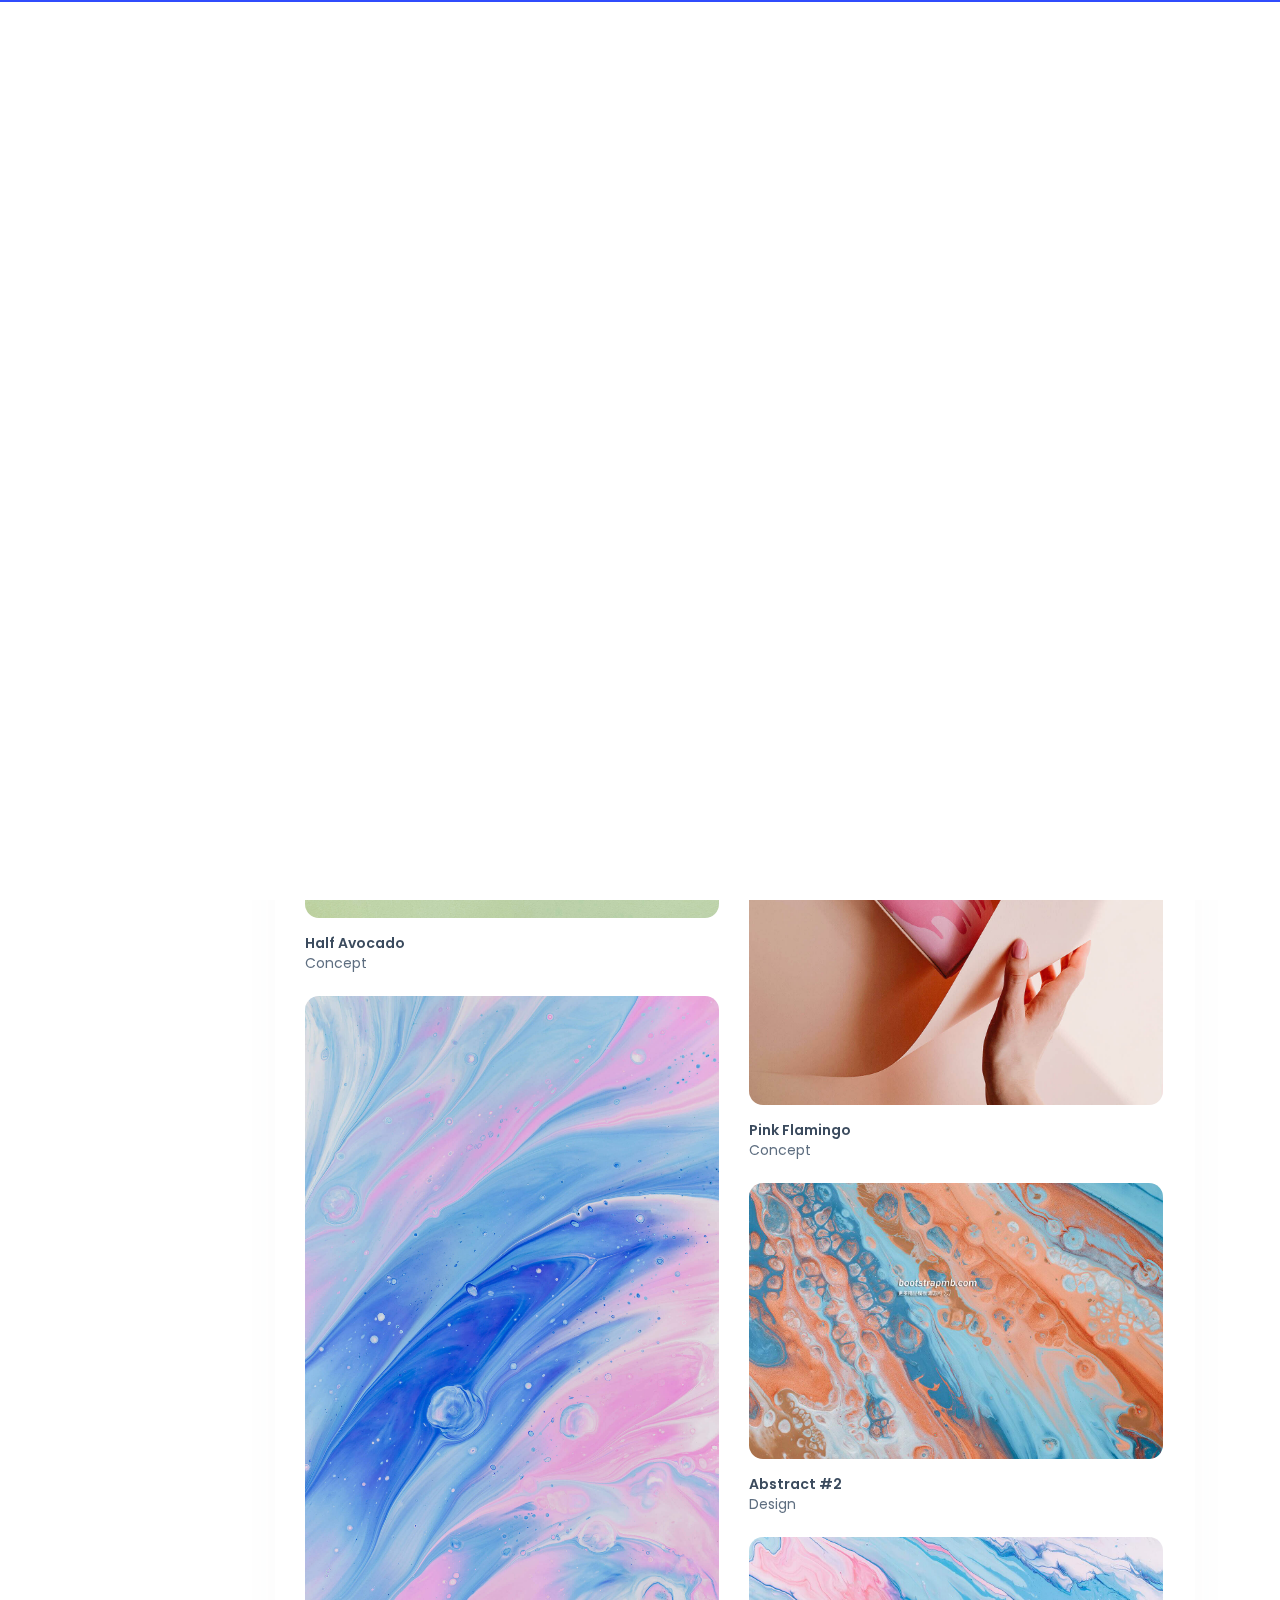
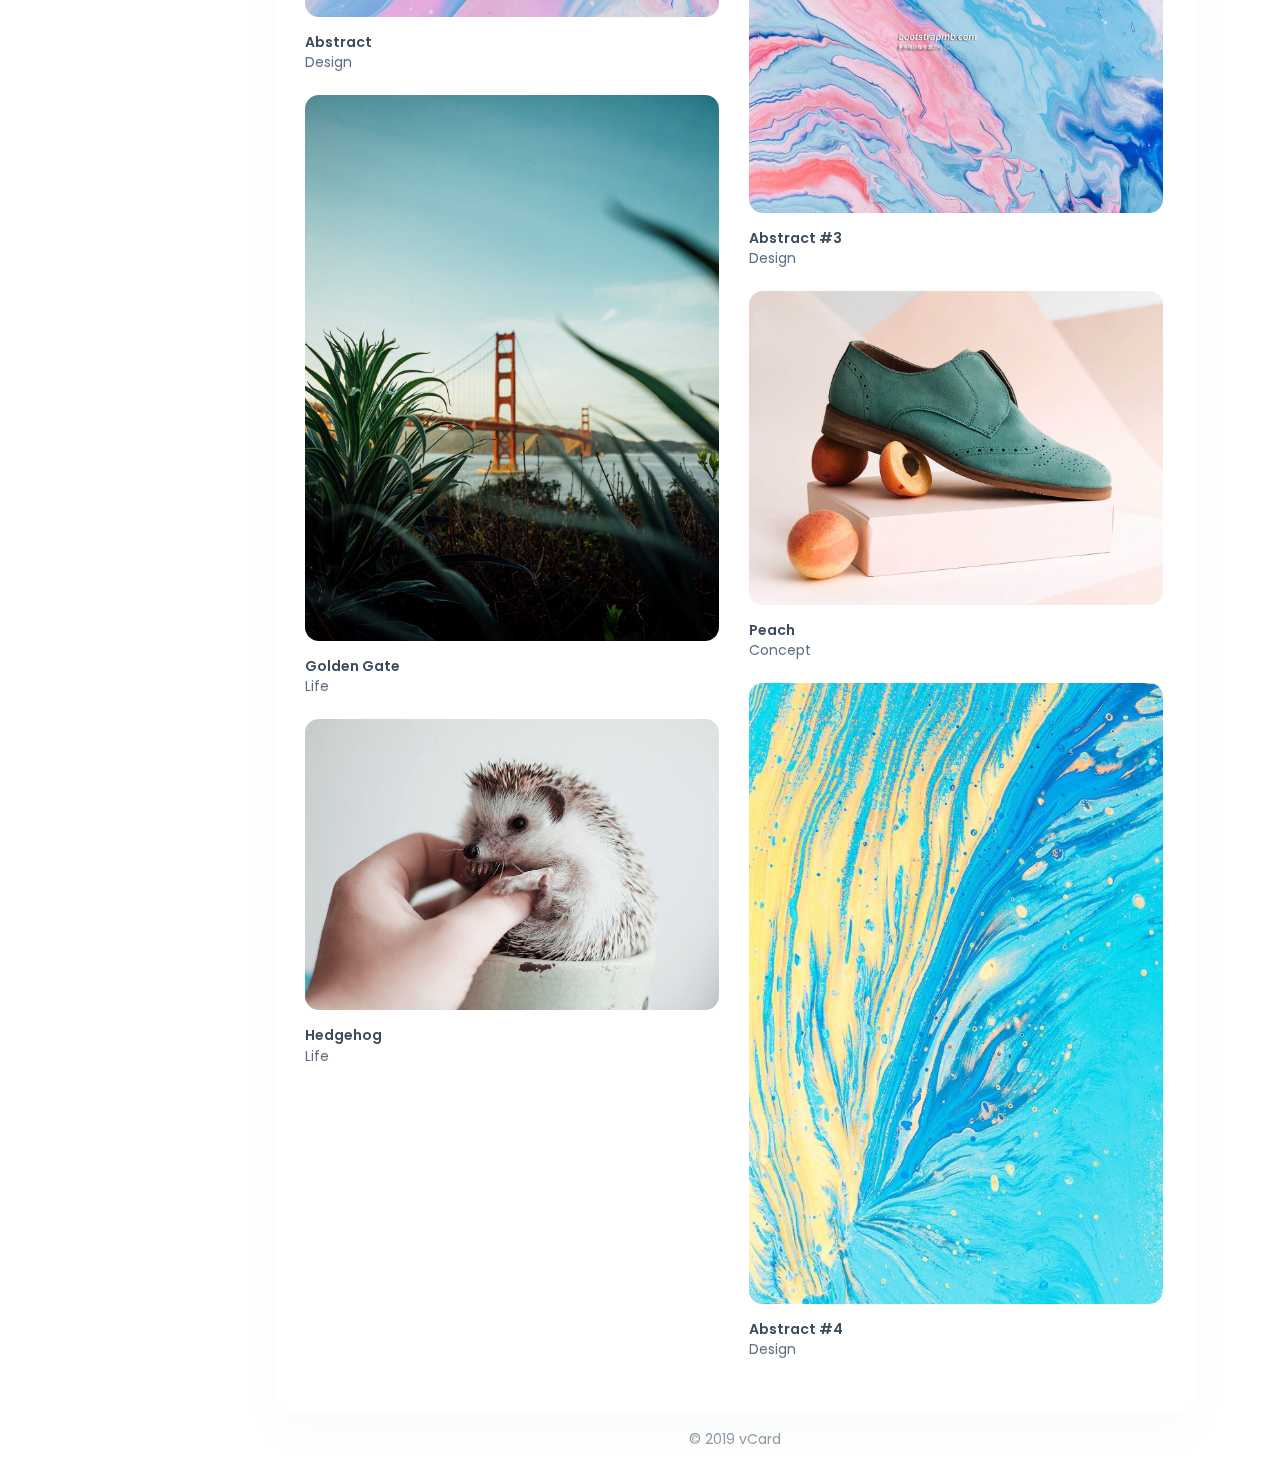
<file: works_v2.html>
﻿<!DOCTYPE html>
<html lang="en">

<head>
    <meta charset="utf-8" />
    <title>Guido - Works</title>

	<!-- Meta Data -->
	<meta http-equiv="X-UA-Compatible" content="IE=edge">
	<meta name="viewport" content="width=device-width, initial-scale=1, shrink-to-fit=no">
	<meta name="format-detection" content="telephone=no"/>
    <meta name="format-detection" content="address=no"/>
    <meta name="author" content="ArtTemplate" />
    <meta name="description" content="vCard" />

    <!-- Twitter data -->
    <meta name="twitter:card" content="summary_large_image">
    <meta name="twitter:site" content="@ArtTemplates">
    <meta name="twitter:title" content="vCard">
    <meta name="twitter:description" content="vCard">
    <meta name="twitter:image" content="assets/images/social.jpg">

    <!-- Open Graph data -->
    <meta property="og:title" content="ArtTemplate" />
    <meta property="og:type" content="website" />
    <meta property="og:url" content="your url website" />
    <meta property="og:image" content="assets/images/social.jpg" />
    <meta property="og:description" content="vCard" />
    <meta property="og:site_name" content="vCard" />

	<!-- Favicons -->
	<link rel="apple-touch-icon" sizes="144x144" href="assets/images/favicons/apple-touch-icon-144x144.png">
	<link rel="apple-touch-icon" sizes="114x114" href="assets/images/favicons/apple-touch-icon-114x114.png">
	<link rel="apple-touch-icon" sizes="72x72" href="assets/images/favicons/apple-touch-icon-72x72.png">
	<link rel="apple-touch-icon" sizes="57x57" href="assets/images/favicons/apple-touch-icon-57x57.png">
	<link rel="shortcut icon" href="assets/images/favicons/favicon.png" type="image/png">

    <!-- Styles -->
	<link rel="stylesheet" type="text/css" href="assets/styles/style.css"/>
    <link rel="stylesheet" type="text/css" href="assets/demo/style-demo.css"/>
	
</head>
<body>
    <!-- Preloader -->
    <div class="preloader">
	    <div class="preloader__wrap">
		    <div class="circle-pulse">
                <div class="circle-pulse__1"></div>
                <div class="circle-pulse__2"></div>
            </div>
		    <div class="preloader__progress"><span></span></div>
		</div>
	</div>

    <main class="main">
	    <!-- Header Image -->
		<div class="header-image">
		    <div class="js-parallax" style="background-image: url(assets/img/image_header.jpg);"></div>
		</div>
		
	    <div class="container gutter-top">
		    <!-- Header -->
		    <header class="header box">
			    <div class="header__left">
				    <div class="header__photo">
					    <img class="header__photo-img" src="assets/img/main-photo.svg" alt="罗吉熙头像">
					</div>
					<div class="header__base-info">
					    <h4 class="title titl--h4">罗吉熙</h4>
						<div class="status">研发工程师</div>
						<ul class="header__social">
						    <li><a href="https://gitee.com/guidoluo0521"><i class="font-icon icon-gitee"></i></a></li>
						    <li><a href="https://github.com/GuidoLuo0521"><i class="font-icon icon-my-github"></i></a></li>
							<li><a href="https://blog.csdn.net/qq_32735535"><i class="font-icon icon-csdn"></i></a></li>
						</ul>
					</div>
				</div>
				<div class="header__right">
				    <ul class="header__contact">
					    <li><span class="overhead">Email</span>447459623@qq.com</li>
						<li><span class="overhead">Phone</span>+8615823159025</li>
					</ul>
					<ul class="header__contact">
					    <li><span class="overhead">Birthday</span>1994</li>
						<li><span class="overhead">Location</span>中国重庆渝北区</li>
					</ul>
				</div>
			</header>
		        
			<div class="row sticky-parent">
		    <!-- Sidebar nav -->
                <aside class="col-12 col-md-12 col-lg-2">
				    <div class="sidebar box sticky-column">
	                    <ul class="nav">
                            <li class="nav__item"><a class="active" href="index.html"><i class="icon-user"></i>简单介绍</a></li>
							<li class="nav__item"><a href="resume.html"><i class="icon-file-text"></i>教育经历</a></li>
                            <li class="nav__item"><a href="works.html"><i class="icon-codesandbox"></i>工作经历</a></li>
							</a></li>
                        </ul>
					</div>
		        </aside>
				
				<!-- Content -->
		        <div class="col-12 col-md-12 col-lg-10">
				    <div class="box box-content">
					    <div class="pb-2">
		                    <h1 class="title title--h1 first-title title__separate">Portfolio</h1>
					    </div>
						
						<!-- Filter -->
                        <div class="select">
			                <span class="placeholder">Select category</span>
			                <ul class="filter">
			                    <li class="filter__item">Category</li>
				                <li class="filter__item active" data-filter="*"><a class="filter__link active" href="#filter">All</a></li>
				                <li class="filter__item" data-filter=".category-concept"><a class="filter__link" href="#filter">Concept</a></li>
				                <li class="filter__item" data-filter=".category-design"><a class="filter__link" href="#filter">Design</a></li>
				                <li class="filter__item" data-filter=".category-life"><a class="filter__link" href="#filter">Life</a></li>
			                </ul>
			                <input type="hidden" name="changemetoo"/>
		                </div>

						<!-- Gallery -->
				        <div class="gallery-grid gallery-grid-two js-grid js-filter-container">
					        <div class="gutter-sizer"></div>
					        <!-- Item 1 -->
					        <figure class="gallery-grid__item category-concept">
						        <div class="gallery-grid__image-wrap">
                                    <img class="gallery-grid__image cover lazyload" src="assets/img/image_01.jpg" data-zoom alt="" />
						        </div>
                                <figcaption class="gallery-grid__caption">
							        <h4 class="title title--h6 gallery-grid__title">Half Avocado</h4>
							        <span class="gallery-grid__category">Concept</span>
						        </figcaption>
                            </figure>

					        <!-- Item 2 -->
					        <figure class="gallery-grid__item category-concept">
						        <div class="gallery-grid__image-wrap">
									<img class="gallery-grid__image cover lazyload" src="assets/img/image_02.jpg" data-zoom alt="" />
								</div>	
								<figcaption class="gallery-grid__caption">
									<h4 class="title title--h6 gallery-grid__title">Pink Flamingo</h4>
									<span class="gallery-grid__category">Concept</span>
								</figcaption>
							</figure>

							<!-- Item 3 -->
							<figure class="gallery-grid__item category-design">
								<div class="gallery-grid__image-wrap">
									<img class="gallery-grid__image cover lazyload" src="assets/img/image_03.jpg" data-zoom alt="" />
								</div>	
								<figcaption class="gallery-grid__caption">
									<h4 class="title title--h6 gallery-grid__title">Abstract</h4>
									<span class="gallery-grid__category">Design</span>
								</figcaption>
							</figure>

							<!-- Item 4 -->
							<figure class="gallery-grid__item category-design">
								<div class="gallery-grid__image-wrap">
									<img class="gallery-grid__image cover lazyload" src="assets/img/image_04.jpg" data-zoom alt="" />
								</div>
								<figcaption class="gallery-grid__caption">
									<h4 class="title title--h6 gallery-grid__title">Abstract #2</h4>
									<span class="gallery-grid__category">Design</span>
								</figcaption>
							</figure>

							<!-- Item 5 -->
							<figure class="gallery-grid__item category-design">
								<div class="gallery-grid__image-wrap">
									<img class="gallery-grid__image cover lazyload" src="assets/img/image_05.jpg" data-zoom alt="" />
								</div>
								<figcaption class="gallery-grid__caption">
									<h4 class="title title--h6 gallery-grid__title">Abstract #3</h4>
									<span class="gallery-grid__category">Design</span>
								</figcaption>
							</figure>

							<!-- Item 6 -->
							<figure class="gallery-grid__item category-life">
								<div class="gallery-grid__image-wrap">
									<img class="gallery-grid__image cover lazyload" src="assets/img/image_06.jpg" data-zoom alt="" />
								</div>
								<figcaption class="gallery-grid__caption">
									<h4 class="title title--h6 gallery-grid__title">Golden Gate</h4>
									<span class="gallery-grid__category">Life</span>
								</figcaption>
							</figure>

							<!-- Item 7 -->
							<figure class="gallery-grid__item category-concept">
								<div class="gallery-grid__image-wrap">
									<img class="gallery-grid__image cover lazyload" src="assets/img/image_07.jpg" data-zoom alt="" />
								</div>
								<figcaption class="gallery-grid__caption">
									<h4 class="title title--h6 gallery-grid__title">Peach</h4>
									<span class="gallery-grid__category">Concept</span>
								</figcaption>
							</figure>

							<!-- Item 8 -->
							<figure class="gallery-grid__item category-design">
								<div class="gallery-grid__image-wrap">
									<img class="gallery-grid__image cover lazyload" src="assets/img/image_08.jpg" data-zoom alt="" />
								</div>
								<figcaption class="gallery-grid__caption">
									<h4 class="title title--h6 gallery-grid__title">Abstract #4</h4>
									<span class="gallery-grid__category">Design</span>
								</figcaption>
							</figure>

							<!-- Item 9 -->
							<figure class="gallery-grid__item category-life">
								<div class="gallery-grid__image-wrap">
									<img class="gallery-grid__image cover lazyload" src="assets/img/image_09.jpg" data-zoom alt="" />
								</div>
								<figcaption class="gallery-grid__caption">
									<h4 class="title title--h6 gallery-grid__title">Hedgehog</h4>
									<span class="gallery-grid__category">Life</span>
								</figcaption>
							</figure>
						</div><!-- Gallery End -->
					</div>
					
					<!-- Footer -->
					<footer class="footer">© 2019 vCard</footer>
		        </div>
			</div>
		</div>	
    </main>

    <div class="back-to-top"></div>
	
    <!-- SVG masks -->
    <svg class="svg-defs">
        <clipPath id="avatar-box">
            <path d="M1.85379 38.4859C2.9221 18.6653 18.6653 2.92275 38.4858 1.85453 56.0986.905299 77.2792 0 94 0c16.721 0 37.901.905299 55.514 1.85453 19.821 1.06822 35.564 16.81077 36.632 36.63137C187.095 56.0922 188 77.267 188 94c0 16.733-.905 37.908-1.854 55.514-1.068 19.821-16.811 35.563-36.632 36.631C131.901 187.095 110.721 188 94 188c-16.7208 0-37.9014-.905-55.5142-1.855-19.8205-1.068-35.5637-16.81-36.63201-36.631C.904831 131.908 0 110.733 0 94c0-16.733.904831-37.9078 1.85379-55.5141z"/>
        </clipPath>
        <clipPath id="avatar-hexagon">
             <path d="M0 27.2891c0-4.6662 2.4889-8.976 6.52491-11.2986L31.308 1.72845c3.98-2.290382 8.8697-2.305446 12.8637-.03963l25.234 14.31558C73.4807 18.3162 76 22.6478 76 27.3426V56.684c0 4.6805-2.5041 9.0013-6.5597 11.3186L44.4317 82.2915c-3.9869 2.278-8.8765 2.278-12.8634 0L6.55974 68.0026C2.50414 65.6853 0 61.3645 0 56.684V27.2891z"/>
        </clipPath>		
    </svg>
    
 
	
	<!-- JavaScripts -->
	<script src="assets/js/jquery-3.4.1.min.js"></script>
	<script src="assets/js/plugins.min.js"></script>
    <script src="assets/js/common.js"></script>
    
	<script src="assets/demo/plugins-demo.js"></script>
</body>
</html>
</file>
<file: assets/demo/style-demo.css>
/* ------------------------------------------------
 Author: ArtStyles (Art)
 
 Template Name: ARCDECO.
 version: 1.0.0
------------------------------------------------ */
a.underlineNone {
  text-decoration: none;
}

/* -----------------------------------------------------------------
    Styles Demo
----------------------------------------------------------------- */
@media only screen and (max-width: 992px) {
  .navbar-demo {
    justify-content: center;
  }
}

.header-half-demo {
  display: flex;
  align-items: center;
  justify-content: space-around;
  height: 100vh;
  position: relative;
  z-index: 1;
}
@media only screen and (max-width: 992px) {
  .header-half-demo {
    flex-direction: column;
    justify-content: center;
  }
}
@media only screen and (max-width: 992px) {
  .header-half-demo::before {
    content: '';
    background: #15232E;
    height: 50vh;
    position: absolute;
    bottom: 0;
    left: 0;
    width: 100%;
  }
}
@media only screen and (max-width: 580px) {
  .header-half-demo::before {
    visibility: hidden;
  }
}
.header-half-demo__left, .header-half-demo__right {
  display: flex;
  align-items: center;
  flex: 0 0 50%;
  text-align: center;
  transform: translate3d(0, 20px, 0);
  transition: all .5s ease-in-out;
}
.header-half-demo__left:hover, .header-half-demo__right:hover {
  transform: translate3d(0, 0px, 0);
}
.header-half-demo__left:hover .demo-image, .header-half-demo__right:hover .demo-image {
  box-shadow: 0 20px 80px rgba(21, 35, 46, 0.2);
}
@media only screen and (max-width: 992px) {
  .header-half-demo__left, .header-half-demo__right {
    transform: translate3d(0, 0, 0) !important;
  }
  .header-half-demo__left:hover, .header-half-demo__right:hover {
    transform: translate3d(0, 0, 0);
  }
}
.header-half-demo__left a.underlineNone {
  color: #15232E;
}
.header-half-demo__right .title__demo {
  color: #fff;
}
@media only screen and (max-width: 992px) {
  .header-half-demo__right:hover {
    transform: translate3d(0, 40px, 0);
  }
}
@media only screen and (max-width: 580px) {
  .header-half-demo__right {
    background: #15232E;
    padding-top: 1.3rem;
  }
}
.header-half-demo .demo-image {
  box-shadow: 0 20px 120px rgba(21, 35, 46, 0.08);
  margin: auto;
  height: auto;
  width: 70%;
  transition: all .5s ease-in-out;
}
@media only screen and (max-width: 1500px) {
  .header-half-demo .demo-image {
    width: 80%;
  }
}
@media only screen and (max-width: 992px) {
  .header-half-demo .demo-image {
    width: 60%;
  }
}
@media only screen and (max-width: 580px) {
  .header-half-demo .demo-image {
    width: 100%;
    padding-left: 15px;
    padding-right: 15px;
  }
}
.header-half-demo .title__demo {
  font-size: 1.1rem;
  margin-top: 1rem;
}

.elastic-border {
  height: 100%;
  position: absolute;
  top: 0;
  right: 0;
  width: 100%;
  z-index: 0;
}
@media only screen and (max-width: 992px) {
  .elastic-border {
    visibility: hidden;
  }
}

.btnSlideNav {
  position: absolute;
  display: flex;
  align-items: center;
  justify-content: center;
  user-select: none;
  cursor: pointer;
}
@media only screen and (max-width: 580px) {
  .btnSlideNav {
    display: none;
  }
}

.slideOpen {
  background: linear-gradient(to right, #0081ff 0%, #0045ff 100%);
  border-radius: 50%;
  box-shadow: 0 10px 15px rgba(0, 69, 255, 0.2);
  bottom: 2rem;
  left: 2rem;
  width: 48px;
  height: 48px;
  position: fixed;
  opacity: 1;
  transition: all .3s ease-in;
  z-index: 1010;
}
.slideOpen::before {
  background-image: url("../demo/iconSideMenu.svg");
  background-position: center;
  background-size: 36%;
  content: '';
  position: absolute;
  top: 0;
  left: 0;
  height: 100%;
  width: 100%;
}
.slideOpen:hover {
  opacity: 1;
}

.slideClose {
  background-image: url("../demo/iconClose.svg");
  top: 1.5rem;
  left: 400px;
  width: 30px;
  height: 30px;
  transform: translateX(70px);
  opacity: 0;
  position: fixed;
  z-index: 1012;
}

.slideNav {
  background-color: #fff;
  display: flex;
  flex-direction: column;
  justify-content: space-between;
  height: 100%;
  overflow-y: auto;
  overflow-x: hidden;
  padding: 2rem 0 0;
  position: fixed;
  top: 0;
  left: 0;
  transform: translateX(-380px);
  width: 380px;
  z-index: 1012;
}
@media only screen and (max-width: 580px) {
  .slideNav {
    display: none;
  }
}
.slideNav__item {
  color: #15232E;
  position: relative;
  border-bottom: 1px solid rgba(197, 210, 224, 0.4);
  padding: .8rem 0;
  margin: 0 2.2rem;
  user-select: none;
  transition: background 0.2s ease-in;
}
.slideNav__item:first-child {
  border-bottom: 0;
}
.slideNav__item .title {
  color: #15232E;
  margin-bottom: .8rem;
}
.slideNav__item a {
  color: #15232E;
  text-decoration: none;
}
.slideNav__item a:hover {
  color: #0045FF;
}
.slideNav .btn {
  height: 48px;
  line-height: 3.1;
  width: 80%;
  margin-left: auto;
  margin-right: auto;
  margin-bottom: 2rem;
}
.slideNav .btn--dark {
  background-image: linear-gradient(142.17deg, #1D1E24 6.66%, #33363D 91.48%);
}

.overlay-slideNav {
  background-color: rgba(21, 35, 46, 0.8);
  height: 100%;
  width: 100%;
  opacity: 0;
  position: fixed;
  top: 0;
  left: 0;
  z-index: -1;
}

.rtl-mode {
  display: flex;
  justify-content: space-between;
}
.rtl-mode a {
  color: #0045FF;
  letter-spacing: .1rem;
}

.lable-new {
  background-color: #0045FF;
  border-radius: 20px;
  color: #fff;
  font-size: .7rem;
  padding: 3px 8px;
  margin-left: .5rem;
  text-transform: uppercase;
}

/*# sourceMappingURL=style-demo.css.map */
</file>
<file: assets/styles/style.css>
/* ------------------------------------------------
 Author: ArtStyles (Art)
 更多模板：http://www.bootstrapmb.com/
 Template Name: vCard 3
 version: 1.0.0
------------------------------------------------ */
/* ------------------------------------------------

 - General Styles
 - Typography
 - Preloader
 - Form
 - Button
 - Preloader
 - Header
 - Sections
 - Navbar
 - Footer
 - Cases
 - Clients
 - Contact
 - Single post
 - Footer
 - Contact
 - Portfolio
 - News
 - Single news
 - Testimonials
 - Timeline
 - Other
 
------------------------------------------------ */
@import url(vendors/bootstrap.min.css);
@import url(vendors/swiper.min.css);
@import url(../icons/style.css);
@import url("https://fonts.googleapis.com/css2?family=Poppins:ital,wght@0,400;0,500;0,600;1,400;1,500;1,600&display=swap");
/* -----------------------------------------------------------------
    - General Styles
----------------------------------------------------------------- */
*,
::before,
::after {
  background-repeat: no-repeat;
  box-sizing: border-box;
}

html {
  font-size: 1rem;
  -webkit-overflow-scrolling: touch;
  -webkit-box-sizing: border-box;
  box-sizing: border-box;
  -ms-overflow-x: hidden;
}

body, html {
  -webkit-text-size-adjust: 100%;
}

body {
  background: linear-gradient(145.44deg, #F2F4FA 0%, #FAFBFC 100%);
  background-repeat: no-repeat;
  background-attachment: fixed;
  color: #5E6E80;
  font-family: "Poppins", sans-serif;
  font-weight: 400;
  font-size: 0.875rem;
  line-height: 1.7;
  min-height: 100vh;
  overflow-x: hidden;
  -ms-overflow-style: scrollbar;
  -webkit-font-smoothing: antialiased;
}
@media only screen and (max-width: 580px) {
  body {
    line-height: 1.6;
  }
}

html.is-scroll-disabled body {
  height: 100vh;
  overflow: hidden;
}

@media all and (-ms-high-contrast: none), (-ms-high-contrast: active) {
  html.is-scroll-disabled {
    overflow: hidden;
  }
}
.no-scroll {
  overflow: hidden;
  -ms-overflow-style: none;
}

.no-scroll-height {
  overflow-x: hidden;
}

.svg-defs {
  position: absolute;
  height: 0;
  width: 0;
}

.bg-triangles {
  background-image: url(../images/triangles-top.svg), url(../images/triangles-bottom.svg), linear-gradient(145.44deg, #F2F4FA 0%, #FAFBFC 100%);
  background-position: left top, right bottom;
  background-repeat: no-repeat;
  background-size: inherit;
}
@media only screen and (max-width: 580px) {
  .bg-triangles {
    background-size: contain;
  }
}

/* -----------------------------------------------------------------
    - Typography
----------------------------------------------------------------- */
h1, h2, h3, h4, h5, h6 {
  color: #3B4B5E;
  font-family: "Poppins", sans-serif;
  font-weight: 600;
  line-height: 1.3;
}

.title--h1 {
  font-size: 2rem;
  margin-bottom: 1.3rem;
}
@media only screen and (max-width: 580px) {
  .title--h1 {
    font-size: 1.75rem;
    margin-bottom: 1rem;
  }
}
.title--h2 {
  font-size: 1.625rem;
}
@media only screen and (max-width: 580px) {
  .title--h2 {
    font-size: 1.375rem;
  }
}
.title--h3 {
  font-size: 1.5rem;
  margin-bottom: 1rem;
}
@media only screen and (max-width: 580px) {
  .title--h3 {
    font-size: 1.125rem;
  }
}
.title--h4 {
  font-size: 1.125rem;
}
@media only screen and (max-width: 580px) {
  .title--h4 {
    font-size: 1rem;
  }
}
.title--h5 {
  font-size: 1rem;
}
@media only screen and (max-width: 580px) {
  .title--h5 {
    font-size: 0.875rem;
  }
}
.title--h6 {
  font-size: 0.875rem;
}
@media only screen and (max-width: 580px) {
  .title--h6 {
    font-size: 0.75rem;
  }
}
.title--tone {
  color: #304CFD;
}
.title-icon {
  margin-right: 0.5rem;
  margin-top: -0.25rem;
  height: 1.875rem;
  width: 1.875rem;
}
@media only screen and (max-width: 580px) {
  .title-icon {
    height: 1.5625rem;
    width: 1.875rem;
  }
}
.title__separate {
  margin-bottom: 2.3125rem;
  position: relative;
}
.title__separate::before, .title__separate::after {
  content: '';
  background-color: #304CFD;
  border-radius: 0.5rem;
  height: 5px;
  position: absolute;
  bottom: -18px;
  left: 0;
  width: 3.125rem;
  z-index: 1;
}
.title__separate::after {
  background-color: #FF965D;
  width: 1rem;
}
@media only screen and (max-width: 580px) {
  .title__separate {
    margin-bottom: 1.5625rem;
  }
  .title__separate::before, .title__separate::after {
    height: 0.1875rem;
    bottom: -0.625rem;
  }
  .title__separate::before {
    width: 3rem;
  }
  .title__separate::after {
    width: 1rem;
  }
}

.weight--400 {
  font-weight: 400;
}
.weight--500 {
  font-weight: 500;
}
.weight--600 {
  font-weight: 600;
}

.overhead {
  color: rgba(94, 110, 128, 0.8);
  font-size: 0.75rem;
  display: block;
  text-transform: uppercase;
}

.block-quote {
  font-size: 1.25rem;
  font-weight: 400;
  font-style: italic;
  margin: 1.8125rem 0;
  position: relative;
  line-height: 1.6;
}
@media only screen and (max-width: 991px) {
  .block-quote {
    padding-left: 3.75rem;
  }
}
@media only screen and (max-width: 580px) {
  .block-quote {
    font-size: 1.125rem;
    margin: 0.625rem 0 1.25rem;
    padding-left: 0;
    padding-top: 2.5rem;
  }
}
.block-quote::before {
  background-image: url(../icons/icon-quote.svg);
  background-repeat: no-repeat;
  background-position: center;
  background-size: contain;
  content: '';
  height: 2.125rem;
  margin: 0 auto;
  position: absolute;
  top: 0;
  left: -54px;
  width: 2.125rem;
}
@media only screen and (max-width: 991px) {
  .block-quote::before {
    left: 0;
  }
}
@media only screen and (max-width: 580px) {
  .block-quote::before {
    right: 0;
  }
}
.block-quote__author {
  font-size: 0.875rem;
  font-style: normal;
  display: block;
  margin-top: 0.625rem;
  padding-left: 3rem;
  position: relative;
}
@media only screen and (max-width: 580px) {
  .block-quote__author {
    font-size: 0.875rem;
    margin-top: 0;
    padding-left: 2rem;
  }
}
.block-quote__author::before {
  content: '';
  background-color: #5E6E80;
  height: 1px;
  margin-bottom: auto;
  margin-top: auto;
  position: absolute;
  top: 0;
  bottom: 0;
  left: 0;
  width: 2rem;
}
@media only screen and (max-width: 580px) {
  .block-quote__author::before {
    width: 1rem;
  }
}

a {
  color: #304CFD;
  cursor: pointer;
  text-decoration: none;
  -webkit-text-decoration-skip: objects;
  transition: color 0.3s cubic-bezier(0.72, 0.16, 0.345, 0.875);
}
a:hover {
  color: #304CFD;
  outline: none;
  text-decoration: underline;
}
a.decoration--none {
  text-decoration: none;
}

img {
  max-width: 100%;
  -webkit-user-select: none;
  -moz-user-select: none;
  -ms-user-select: none;
  user-select: none;
}

iframe {
  background-color: #5E6E80;
  border: 0;
  display: block;
  height: 100%;
  width: 100%;
}

.cover {
  border-radius: 0.375rem;
  object-fit: cover;
  object-position: center;
  font-family: 'object-fit: cover; object-position: center;';
  height: 100%;
  width: 100%;
}
@media only screen and (max-width: 580px) {
  .cover {
    border-radius: 0.25rem;
  }
}

::-moz-selection {
  background: transparent;
  color: #304CFD;
}

::selection {
  background: transparent;
  color: #304CFD;
}

/* -----------------------------------------------------------------
    - Form
----------------------------------------------------------------- */
.form-control, .textarea, select,
.custom-select {
  background-color: #F7F9FA;
  border: 2px solid #F7F9FA;
  border-radius: 1.25rem;
  box-shadow: none;
  color: #5E6E80;
  font-size: inherit;
  height: auto;
  padding: 0.875rem 1.375rem 0.8125rem;
  position: relative;
  width: 100%;
  -webkit-appearance: none;
  -moz-appearance: none;
  appearance: none;
}
@media only screen and (max-width: 580px) {
  .form-control, .textarea, select,
  .custom-select {
    padding: 0.8125rem 1.375rem 0.75rem;
  }
}

.form-control:focus, .textarea:focus, select:focus,
.custom-select:focus {
  background-color: #fff;
  border: 2px solid rgba(141, 153, 166, 0.2);
  color: #5E6E80;
  box-shadow: none;
  outline: none;
}

.form-control {
  line-height: inherit;
}
@media all and (-ms-high-contrast: none), (-ms-high-contrast: active) {
  .form-control {
    line-height: 0;
  }
}
.form-control__icon {
  padding-left: 3.375rem;
}
@media only screen and (max-width: 580px) {
  .form-control__icon {
    padding-left: 2.8125rem;
  }
}

.textarea {
  border-radius: 1.25rem;
  display: block;
  padding: 0.8125rem 1.1875rem;
  resize: none;
}

.form-group {
  margin-bottom: 2rem;
  position: relative;
}
@media only screen and (max-width: 580px) {
  .form-group {
    margin-bottom: 1.6875rem;
  }
}
.form-group .font-icon {
  color: #5E6E80;
  font-size: 1.125rem;
  margin: auto 0;
  position: absolute;
  top: 0;
  bottom: 0;
  left: 38px;
  height: 1rem;
  width: 1rem;
  z-index: 1;
}
@media only screen and (max-width: 580px) {
  .form-group .font-icon {
    font-size: 1rem;
    left: 2.125rem;
  }
}

.help-block {
  position: absolute;
  font-size: 0.75rem;
  line-height: 1.4;
  padding-top: 0.3125rem;
  padding-left: 0.375rem;
}
@media only screen and (max-width: 580px) {
  .help-block {
    font-size: 0.6875rem;
  }
}

.with-errors {
  color: #FF3D57;
}

.has-error input,
.has-error textarea,
.has-error input:focus,
.has-error textarea:focus {
  border-color: #FF3D57;
}

#validator-contact {
  font-size: 0.875rem;
  margin-top: 1rem;
}

.form-control::-webkit-input-placeholder {
  color: #8D99A6;
}

.form-control::-moz-placeholder {
  color: #8D99A6;
}

.form-control:-ms-input-placeholder {
  color: #8D99A6;
}

.form-control::-ms-input-placeholder {
  color: #8D99A6;
}

.form-control::placeholder {
  color: #8D99A6;
}

input:invalid,
textarea:invalid {
  outline: none !important;
}

.custom-control-input:focus ~ .custom-control-label::before {
  box-shadow: 0 0 0 0.2rem rgba(48, 76, 253, 0.25);
}
.custom-control-input:focus:not(:checked) ~ .custom-control-label::before {
  border-color: #304CFD;
}
.custom-control-input:not(:disabled):active ~ .custom-control-label::before {
  border-color: #fff;
  background-color: transparent;
}
.custom-control-input:checked ~ .custom-control-label::before {
  border-color: #304CFD;
  background-color: #304CFD;
}

.custom-control-label {
  line-height: 1.55;
  padding-left: 0.5rem;
}
.custom-control-label::before {
  background-color: transparent;
  border: 1px solid #5E6E80;
}

select,
.custom-select {
  background: url("data:image/svg+xml,%3csvg xmlns='http://www.w3.org/2000/svg' viewBox='0 0 4 5'%3e%3cpath fill='%23fff' d='M2 0L0 2h4zm0 5L0 3h4z'/%3e%3c/svg%3e") no-repeat right 0.1rem center/10px 16px;
}
select option,
.custom-select option {
  color: #5E6E80;
}

.dropdown-menu {
  border: 0;
  border-radius: 12px;
  box-shadow: 0 0.5rem 2.5rem rgba(94, 110, 128, 0.25);
  color: #5E6E80;
  font-size: 0.9375rem;
}
.dropdown-menu::before {
  content: '';
  border-left: 0.375rem solid transparent;
  border-right: 0.375rem solid transparent;
  border-bottom: 0.375rem solid #fff;
  height: 0;
  position: absolute;
  top: -6px;
  left: 18px;
  width: 0;
}
.dropdown.dropup .dropdown-menu::before {
  border-left: 0.375rem solid transparent;
  border-right: 0.375rem solid transparent;
  border-top: 0.375rem solid #fff;
  border-bottom: 0.375rem solid transparent;
  top: auto;
  bottom: -0.75rem;
}

.tooltip-inner {
  max-width: 12.5rem;
  padding: 0.25rem 0.625rem 0.25rem;
  background-color: #5E6E80;
  border-radius: 0.25rem;
  box-shadow: 0 1rem 2rem rgba(94, 110, 128, 0.25), 0 0.125rem 1rem rgba(94, 110, 128, 0.5);
}
.tooltip.show {
  opacity: 1;
}

.bs-tooltip-top .arrow::before,
.bs-tooltip-auto[x-placement^="top"] .arrow::before {
  border-width: 0.3125rem 0.3125rem 0;
  border-top-color: #5E6E80;
}

.bs-tooltip-right .arrow::before,
.bs-tooltip-auto[x-placement^="right"] .arrow::before {
  border-width: 0.3125rem 0.3125rem 0.3125rem 0;
  border-right-color: #5E6E80;
}

.bs-tooltip-left .arrow::before,
.bs-tooltip-auto[x-placement^="left"] .arrow::before {
  border-width: 0.3125rem 0 0.3125rem 0.3125rem;
  border-left-color: #5E6E80;
}

.bs-tooltip-bottom .arrow::before,
.bs-tooltip-auto[x-placement^="bottom"] .arrow::before {
  border-width: 0 0.3125rem 0.3125rem;
  border-bottom-color: #5E6E80;
}

@media only screen and (min-width: 580px) {
  .pt-sm-6 {
    padding-top: 5rem;
  }
}

.btn {
  background-image: linear-gradient(142.17deg, #3086FF 6.66%, #304CFD 91.48%);
  box-shadow: inset -0.25rem -0.25rem 0.3125rem rgba(0, 0, 0, 0.1), inset 0.25rem 0.25rem 0.3125rem rgba(255, 255, 255, 0.23);
  border-radius: 20px;
  border: 0;
  color: #fff;
  cursor: pointer;
  font-size: 1rem;
  font-weight: 400;
  line-height: 1;
  height: 3.5rem;
  padding: 0 1.5rem;
  position: relative;
  transition: .4s ease-in-out;
  white-space: nowrap;
}
.btn:hover {
  color: #fff;
  box-shadow: none;
  opacity: .9;
}
.btn .font-icon {
  margin-right: 0.375rem;
}
.btn.disabled {
  pointer-events: none;
}
.btn.disabled:hover {
  opacity: .9;
}
.btn.disabled:hover {
  opacity: .9;
}

button:focus {
  outline: none;
}

/* -----------------------------------------------------------------
    - Preloader
----------------------------------------------------------------- */
.preloader {
  display: flex;
  align-items: center;
  justify-content: center;
  background-color: #fff;
  position: fixed;
  top: 0;
  left: 0;
  width: 100%;
  height: 100%;
  overflow: hidden;
  text-align: center;
  z-index: 1106;
  opacity: 1;
}
.preloader > * {
  min-width: 0;
}
.preloader__wrap {
  width: 100%;
  max-width: 9.375rem;
}
.preloader__progress {
  background: #fff;
  height: 0.125rem;
  position: absolute;
  top: 0;
  left: 0;
  overflow: hidden;
  width: 100%;
}
.preloader__progress span {
  background: #304CFD;
  position: absolute;
  top: 0;
  left: 0;
  height: 100%;
  width: 0;
}

.circle-pulse > * {
  position: absolute;
  top: 50%;
  left: 50%;
  border-radius: 50%;
  box-sizing: border-box;
  transform: scale(0);
  animation: pulse 1.6s linear infinite;
}

.circle-pulse__1 {
  width: 6rem;
  height: 6rem;
  margin-top: -3rem;
  margin-left: -3rem;
  background-color: #304CFD;
}

.circle-pulse__2 {
  width: 4.8rem;
  height: 4.8rem;
  margin-top: -2.4rem;
  margin-left: -2.4rem;
  background-color: rgba(48, 76, 253, 0.7);
  animation-delay: -0.8s;
}

@keyframes pulse {
  0% {
    transform: scale(0, 0);
    opacity: 1;
  }
  100% {
    transform: scale(1, 1);
    opacity: 0;
  }
}
/* -----------------------------------------------------------------
    - Header
----------------------------------------------------------------- */
.header-image {
  height: 19.75rem;
  position: absolute;
  top: 0;
  left: 0;
  width: 100%;
}

.header {
  display: flex;
  margin-bottom: 1.875rem;
}
.header > * {
  min-width: 0;
}
@media only screen and (max-width: 991px) {
  .header {
    flex-direction: column;
  }
}
@media only screen and (max-width: 580px) {
  .header {
    margin-bottom: 0.9375rem;
  }
}
.header__left {
  display: flex;
  align-items: start;
  flex: 0 0 50%;
  padding-right: 1.875rem;
  position: relative;
}
.header__left > * {
  min-width: 0;
}
.header__left::before {
  content: '';
  background-color: #EBF0F2;
  position: absolute;
  top: 0;
  right: 0;
  bottom: 0;
  height: 100%;
  width: 1px;
}
@media only screen and (max-width: 991px) {
  .header__left {
    align-items: center;
    flex-direction: column;
    padding-right: 0;
    padding-bottom: 1.25rem;
    text-align: center;
  }
  .header__left::before {
    position: absolute;
    top: auto;
    right: 0;
    bottom: 0;
    height: 1px;
    width: 100%;
  }
}
.header__right {
  display: flex;
  align-items: start;
  flex: 0 0 50%;
  padding-left: 1.875rem;
}
.header__right > * {
  min-width: 0;
}
@media only screen and (max-width: 991px) {
  .header__right {
    padding-left: 0;
    padding-top: 1.875rem;
  }
  .header__right ul:first-child {
    padding: 0;
  }
}
@media only screen and (max-width: 580px) {
  .header__right {
    flex-direction: column;
    padding-top: 1.5rem;
  }
}
.header__photo {
  background-color: #fff;
  border: 0.375rem solid #fff;
  border-radius: 2.9375rem;
  box-shadow: 0 0.5rem 1.5rem rgba(0, 0, 0, 0.05);
  margin-top: -4.125rem;
  height: 10.125rem;
  overflow: hidden;
  width: 10.125rem;
}
@media only screen and (max-width: 991px) {
  .header__photo {
    margin-top: -5rem;
    margin-bottom: 1.25rem;
  }
}
.header__photo-img {
  height: 100%;
  width: 100%;
}
.header__base-info {
  margin-left: 1.5rem;
}
@media only screen and (max-width: 991px) {
  .header__base-info {
    margin-left: 0;
  }
}
.header__base-info .title {
  margin-bottom: 0.125rem;
}
.header__social {
  display: flex;
  align-items: center;
  font-size: 1rem;
  list-style: none;
  margin-top: 0.5rem;
  margin-bottom: 0;
  padding: 0;
}
.header__social > * {
  min-width: 0;
}
.header__social li {
  margin-right: 1rem;
}
.header__social li:last-child {
  margin-right: 0;
}
.header__social a {
  color: #5E6E80;
  text-decoration: none;
}
.header__social a:hover {
  color: #304CFD;
}
@media only screen and (max-width: 991px) {
  .header__social {
    justify-content: center;
  }
}
.header__contact {
  list-style: none;
  margin-bottom: 0;
  width: 50%;
}
@media only screen and (max-width: 991px) {
  .header__contact:first-child {
    padding: 0;
    margin-bottom: 1rem;
  }
}
@media only screen and (max-width: 580px) {
  .header__contact {
    padding: 0;
    width: 100%;
  }
  .header__contact:first-child {
    margin-bottom: 0.75rem;
  }
}
.header__contact li {
  margin-bottom: 1rem;
  word-break: break-all;
}
@media only screen and (max-width: 580px) {
  .header__contact li {
    margin-bottom: 0.75rem;
  }
}
.header__contact li:last-child {
  margin-bottom: 0;
}

.status {
  font-size: 0.875rem;
  display: inline-flex;
  align-items: center;
}
.status > * {
  min-width: 0;
}

/* -----------------------------------------------------------------
    - Sections
----------------------------------------------------------------- */
.box {
  background-color: #fff;
  border-radius: 20px;
  box-shadow: 0px 20px 40px rgba(103, 118, 128, 0.03);
  padding: 1.875rem;
  position: relative;
  transition: box-shadow .3s ease-in-out;
}
@media only screen and (max-width: 580px) {
  .box {
    padding: 1rem;
  }
}
.box__border {
  border: 2px solid #EBF0F2;
  border-radius: 20px;
}
@media only screen and (max-width: 580px) {
  .box__border {
    border-radius: 13.3333333333px;
    padding: 1rem;
  }
}

@media only screen and (max-width: 991px) {
  .box-content {
    border-radius: 0 0 20px 20px;
  }
}
@media only screen and (max-width: 580px) {
  .box-content {
    border-radius: 13.3333333333px;
  }
}

.js-image {
  background-size: cover;
  background-position: center;
  height: 100%;
  width: 100%;
}

.overlay {
  position: relative;
}
.overlay::before, .overlay--45::before, .overlay--80::before {
  content: '';
  background-color: rgba(46, 47, 54, 0.8);
  position: absolute;
  top: 0;
  left: 0;
  height: 100%;
  width: 100%;
  z-index: 2;
}
.overlay--45::before {
  background-color: rgba(46, 47, 54, 0.45);
}
.overlay--80::before {
  background-color: rgba(46, 47, 54, 0.8);
}

.gutter-top {
  padding-top: 14.375rem;
}
@media only screen and (max-width: 580px) {
  .gutter-top {
    padding-top: 8.125rem;
  }
}
.gutter-top-100 {
  padding-top: 6.25rem;
}
@media only screen and (max-width: 580px) {
  .gutter-top-100 {
    padding-top: 8.125rem;
  }
}

.avatar {
  display: block;
  height: 100%;
  width: 100%;
}
.avatar--180 {
  max-height: 11.25rem;
  max-width: 11.25rem;
  height: 11.25rem;
  width: 11.25rem;
}
@media only screen and (max-width: 991px) {
  .avatar--180 {
    max-height: 12.5rem;
    max-width: 12.5rem;
    height: 12.5rem;
    width: 12.5rem;
  }
}
.avatar--80 {
  max-height: 5rem;
  max-width: 5rem;
}
@media only screen and (max-width: 580px) {
  .avatar--80 {
    max-height: 4.5454545455rem;
    max-width: 4.5454545455rem;
  }
}
.avatar--60 {
  max-height: 3.75rem;
  max-width: 3.75rem;
}
@media only screen and (max-width: 580px) {
  .avatar--60 {
    max-height: 2.8195488722rem;
    max-width: 2.8195488722rem;
  }
}
.avatar__box {
  -webkit-clip-path: url(#avatar-box);
  clip-path: url(#avatar-box);
}
.avatar__hexagon {
  -webkit-clip-path: url(#avatar-hexagon);
  clip-path: url(#avatar-hexagon);
}
.avatar image {
  height: 100%;
  width: 100%;
}

.social {
  line-height: 0;
  margin-top: 1.5rem;
  margin-bottom: 1.375rem;
}
.social__link {
  color: #3B4B5E;
  display: inline-block;
  font-size: 0.875rem;
  margin-left: 0.8125rem;
  text-decoration: none;
}
.social__link:hover {
  cursor: pointer;
  text-decoration: none;
}
.social__link:first-child {
  margin-left: 0;
}

/* -----------------------------------------------------------------
    - Navbar
----------------------------------------------------------------- */
.sidebar {
  transition: all .3s ease-in-out;
}
@media only screen and (max-width: 1200px) {
  .sidebar {
    padding: 1.5rem;
  }
}
@media only screen and (max-width: 991px) {
  .sidebar {
    border-bottom: 1px solid #EBF0F2;
    border-radius: 20px 20px 0 0;
    padding: 1.875rem;
  }
}
@media only screen and (max-width: 580px) {
  .sidebar {
    border-bottom: 0;
    border-radius: 0;
    box-shadow: 0px 20px 40px rgba(103, 118, 128, 0.2);
    padding: 0.5rem 0.9375rem;
    position: fixed;
    top: 0;
    left: 0;
    width: 100%;
    z-index: 10;
  }
}
.sidebar.is_stuck {
  margin-top: 1.875rem;
  z-index: 1;
}

@media only screen and (max-width: 991px) {
  .nav {
    justify-content: space-between;
  }
}
@media only screen and (max-width: 580px) {
  .nav {
    justify-content: center;
  }
}
.nav__item {
  display: block;
  height: 6.25rem;
  margin-bottom: 1rem;
  text-align: center;
  text-transform: uppercase;
  width: 100%;
}
.nav__item:last-child {
  margin-bottom: 0;
}
@media only screen and (max-width: 1200px) {
  .nav__item {
    height: 5.125rem;
  }
}
@media only screen and (max-width: 991px) {
  .nav__item {
    margin-bottom: 0;
    width: calc(20% - 1rem);
  }
}
@media only screen and (max-width: 768px) {
  .nav__item {
    width: calc(20% - .5rem);
  }
}
@media only screen and (max-width: 580px) {
  .nav__item {
    height: auto;
    width: calc(20% - 0rem);
  }
}
.nav__item a {
  background-color: #F7F9FA;
  border-radius: 1.25rem;
  color: #5E6E80;
  font-size: 0.875rem;
  font-weight: 500;
  display: flex;
  flex-direction: column;
  align-items: center;
  justify-content: center;
  height: 100%;
  position: relative;
  text-decoration: none;
  transition: all 0s;
}
.nav__item a > * {
  min-width: 0;
}
.nav__item a:hover {
  color: #304CFD;
}
@media only screen and (max-width: 1200px) {
  .nav__item a {
    border-radius: 1rem;
    font-size: 0.75rem;
  }
}
@media only screen and (max-width: 768px) {
  .nav__item a {
    font-size: 0.6875rem;
  }
}
@media only screen and (max-width: 580px) {
  .nav__item a {
    background-color: transparent;
  }
}
.nav__item a.active {
  background-image: linear-gradient(142.17deg, #3086FF 6.66%, #304CFD 91.48%);
  box-shadow: inset -0.25rem -0.25rem 0.3125rem rgba(0, 0, 0, 0.1), inset 0.25rem 0.25rem 0.3125rem rgba(255, 255, 255, 0.23);
  color: #fff;
}
.nav__item a.active:hover {
  color: #fff;
}
@media only screen and (max-width: 580px) {
  .nav__item a.active {
    background-image: none;
    box-shadow: none;
    color: #304CFD;
  }
  .nav__item a.active:hover {
    color: #304CFD;
  }
  .nav__item a.active::before {
    content: '';
    background-color: #304CFD;
    height: 0.125rem;
    position: absolute;
    bottom: -8px;
    left: 0;
    width: 100%;
  }
}
.nav__item [class^="icon-"] {
  display: block;
  font-size: 2.25rem;
  margin-top: 0.25rem;
  margin-bottom: 0.5rem;
}
@media only screen and (max-width: 1200px) {
  .nav__item [class^="icon-"] {
    font-size: 1.75rem;
    margin-bottom: 0.25rem;
  }
}
@media only screen and (max-width: 768px) {
  .nav__item [class^="icon-"] {
    font-size: 1.5rem;
  }
}
@media only screen and (max-width: 580px) {
  .nav__item [class^="icon-"] {
    font-size: 1.0625rem;
    margin-top: 0.375rem;
  }
}

/* -----------------------------------------------------------------
    - Footer
----------------------------------------------------------------- */
.footer {
  color: #8D99A6;
  font-size: 0.875rem;
  padding-top: 1rem;
  padding-bottom: 1rem;
  text-align: center;
}
@media only screen and (max-width: 580px) {
  .footer {
    padding-top: 0.5rem;
    padding-bottom: 0.5rem;
  }
}

/* -----------------------------------------------------------------
    - Cases
----------------------------------------------------------------- */
.case-item {
  border: 2px solid #EBF0F2;
  border-radius: calc(20px + 10px);
  display: flex;
  flex-direction: column;
  align-items: center;
  height: calc(100% - 24px);
  margin-bottom: 1.5rem;
  padding: 1.875rem 1.875rem 1.5rem;
  position: relative;
  text-align: center;
}
.case-item > * {
  min-width: 0;
}
@media only screen and (max-width: 991px) {
  .case-item {
    height: calc(100% - 20px);
  }
}
@media only screen and (max-width: 580px) {
  .case-item {
    border-radius: 13.3333333333px;
    height: calc(100% - 15px);
    margin-bottom: 0.9375rem;
    padding: 1rem;
    text-align: center;
  }
}
@media screen and (-ms-high-contrast: active), (-ms-high-contrast: none) {
  .case-item {
    display: block;
  }
}
.case-item__icon {
  height: 2.5rem;
  width: 2.5rem;
  margin-bottom: 1rem;
}
@media only screen and (max-width: 580px) {
  .case-item__icon {
    margin-bottom: 0.8125rem;
  }
}
.case-item div {
  flex: 1;
}
.case-item__caption {
  line-height: 1.5;
}
@media only screen and (max-width: 580px) {
  .case-item__caption {
    font-size: 0.8125rem;
    line-height: 1.4;
  }
}
.case-item__caption:last-child {
  margin-bottom: 0;
}

/* -----------------------------------------------------------------
    - Clients
----------------------------------------------------------------- */
.js-carousel-clients {
  padding-top: 0.5rem;
  padding-bottom: 1rem;
}
@media only screen and (max-width: 991px) {
  .js-carousel-clients {
    padding-bottom: 0;
  }
}
@media only screen and (max-width: 580px) {
  .js-carousel-clients .swiper-slide {
    text-align: center;
  }
}

/* -----------------------------------------------------------------
    - Contact
----------------------------------------------------------------- */
@media only screen and (max-width: 768px) {
  .contact-form .btn {
    width: 100%;
  }
}

.map {
  background-color: #F7F9FA;
  border-radius: 13.3333333333px;
  height: 23.75rem;
  margin-bottom: 2rem;
  position: relative;
  direction: ltr;
}
@media only screen and (max-width: 580px) {
  .map {
    height: 15.625rem;
    margin-bottom: 1.25rem;
  }
}

.popover-map-title {
  color: #3B4B5E;
  font-size: 1.125rem;
  margin-top: 0.1875rem;
  margin-bottom: 0.5rem;
}
.popover-map-caption {
  color: #5E6E80;
  font-weight: 400;
}

#marker {
  background-image: url("../images/icon-map-pic.svg");
  background-size: cover;
  width: 3.125rem;
  height: 3.125rem;
  cursor: pointer;
}

/* -----------------------------------------------------------------
    - Portfolio
----------------------------------------------------------------- */
.gutter-sizer {
  width: 1.875rem;
}

.gallery-grid {
  display: flex;
}
.gallery-grid > * {
  min-width: 0;
}
.gallery-grid__item {
  margin-bottom: 1.25rem;
  width: calc(33% - 18px);
}
@media only screen and (max-width: 991px) {
  .gallery-grid__item {
    width: calc(50% - 16px);
  }
}
@media only screen and (max-width: 768px) {
  .gallery-grid__item {
    width: 100%;
  }
  .gallery-grid__item:last-child {
    margin-bottom: 0;
  }
}
.gallery-grid__item:hover .gallery-grid__image {
  transform: scale3d(1.1, 1.1, 1);
}
.gallery-grid-two .gallery-grid__item {
  width: calc(50% - 16px);
}
@media only screen and (max-width: 768px) {
  .gallery-grid-two .gallery-grid__item {
    width: 100%;
  }
}
.gallery-grid__image-wrap {
  border-radius: 14px;
  height: 11.25rem;
  overflow: hidden;
  position: relative;
  width: 100%;
  z-index: 1;
}
@media only screen and (max-width: 991px) {
  .gallery-grid__image-wrap {
    height: 12.5rem;
  }
}
@media only screen and (max-width: 768px) {
  .gallery-grid__image-wrap {
    height: 18.125rem;
  }
}
.gallery-grid-two .gallery-grid__image-wrap {
  height: auto;
}
.gallery-grid__image {
  border-radius: 10px;
  transform: scale3d(1, 1, 1);
}
.gallery-grid__title {
  margin-top: 1rem;
  margin-bottom: 0;
}
@media only screen and (max-width: 580px) {
  .gallery-grid__title {
    font-size: 0.875rem;
  }
}
.gallery-grid__category {
  font-size: 0.875rem;
  display: block;
}

@media only screen and (min-width: 769px) {
  .filter {
    display: inline-flex;
    flex-wrap: wrap;
    font-size: 1rem;
    list-style: none;
    margin-bottom: 1.1875rem;
    padding: 0;
  }
  .filter > * {
    min-width: 0;
  }
  .filter__item {
    padding-right: 1rem;
    position: relative;
  }
  .filter__item::before {
    content: '';
    background-color: #5E6E80;
    border-radius: 0.1875rem;
    position: absolute;
    top: 0;
    right: 6px;
    bottom: 0;
    height: 0.25rem;
    margin: auto;
    width: 0.25rem;
  }
  .filter__item:first-child {
    display: none;
  }
  .filter__item:last-child {
    padding-right: 0;
  }
  .filter__item:last-child::before {
    display: none;
  }
  .filter__item a {
    color: rgba(94, 110, 128, 0.8);
  }
  .filter__item.active a {
    color: #3B4B5E;
  }
  .filter__link {
    padding: 0 0.25rem;
    text-decoration: none;
    display: block;
    overflow: hidden;
    position: relative;
  }
  .filter__link:hover {
    text-decoration: none;
  }
}
.select .placeholder {
  display: none;
}

@media only screen and (max-width: 768px) {
  .select {
    background-color: #F7F9FA;
    border-radius: 1.25rem;
    display: block;
    margin-bottom: 2rem;
    padding: 0.25rem 1.1875rem 0.1875rem 1.25rem;
    position: relative;
    vertical-align: middle;
    text-align: left;
    user-select: none;
    width: 100%;
    -webkit-touch-callout: none;
    z-index: 2;
  }
  .select .placeholder {
    cursor: pointer;
    display: block;
    padding: 0.5rem 0;
    position: relative;
    z-index: 1;
  }
  .select .placeholder:after {
    position: absolute;
    top: 50%;
    right: 2px;
    transform: translateY(-50%);
    font-family: 'icomoon';
    content: '\e940';
    z-index: 10;
  }
  .select.is-open .placeholder:after {
    content: '\e943';
  }
  .select.is-open ul {
    display: block;
  }
  .select ul {
    background-color: #fff;
    box-shadow: 0 0.625rem 3.75rem rgba(141, 153, 166, 0.25);
    border-radius: 20px;
    display: none;
    max-height: 37.5rem;
    overflow: hidden;
    overflow-y: auto;
    padding: 0.625rem 0;
    position: absolute;
    top: 100%;
    left: 0;
    width: 100%;
    z-index: 100;
  }
  .select ul li {
    display: block;
    text-align: left;
    padding: 0.3125rem 1.25rem 0.1875rem;
    color: #5E6E80;
    cursor: pointer;
  }
  .select ul li:hover {
    background-color: #304CFD;
  }
  .select ul li:hover a {
    color: #fff;
  }
  .select ul li:first-child {
    display: none;
  }
  .select ul li a {
    color: #5E6E80;
    text-decoration: none;
  }
}
@media only screen and (max-width: 580px) {
  .select {
    margin-bottom: 1rem;
  }
}
/* -----------------------------------------------------------------
    - News
----------------------------------------------------------------- */
.news-grid {
  display: flex;
  flex-wrap: wrap;
  margin-left: -0.9375rem;
  margin-right: -0.9375rem;
}
.news-grid > * {
  min-width: 0;
}
@media only screen and (max-width: 991px) {
  .news-grid {
    margin-left: 0;
    margin-right: 0;
  }
}

.news-item {
  background-color: #F7F9FA;
  margin-bottom: 1.875rem;
  margin-left: 0.9375rem;
  margin-right: 0.9375rem;
  padding: 0;
  width: calc(50% - 30px);
}
@media only screen and (max-width: 991px) {
  .news-item {
    margin-left: 0;
    margin-right: 0;
    width: 100%;
  }
  .news-item:last-child {
    margin-bottom: 0;
  }
}
@media only screen and (max-width: 580px) {
  .news-item {
    margin-bottom: 1.25rem;
  }
}
.news-item:hover .news-item__image-wrap::before, .news-item:hover .news-item__image-wrap::after {
  opacity: 1;
}
.news-item__image-wrap {
  overflow: hidden;
  border-radius: 20px 20px 0 0;
  height: 14rem;
  position: relative;
}
@media only screen and (max-width: 991px) {
  .news-item__image-wrap {
    height: 18rem;
  }
}
@media only screen and (max-width: 580px) {
  .news-item__image-wrap {
    height: 12rem;
  }
}
.news-item__image-wrap::before {
  opacity: 0;
  transition: opacity .5s ease-in-out;
}
.news-item__image-wrap::after {
  content: '';
  background-image: url(../icons/icon-news.svg);
  height: 2.5rem;
  margin: auto;
  opacity: 0;
  pointer-events: none;
  position: absolute;
  top: 0;
  right: 0;
  bottom: 0;
  left: 0;
  transition: opacity .5s ease-in-out;
  width: 2.5rem;
  z-index: 2;
}
.news-item__date {
  background-color: #FF965D;
  color: #fff;
  border-radius: 20px 0 20px 0;
  font-size: 1.375rem;
  font-weight: 600;
  line-height: 1.3;
  padding: 0.625rem 1.25rem;
  position: absolute;
  top: 0;
  text-align: center;
  z-index: 2;
}
.news-item__date span {
  font-size: 0.8125rem;
  font-weight: 400;
  display: block;
}
@media only screen and (max-width: 580px) {
  .news-item__date {
    font-size: 1.125rem;
    line-height: 1.2;
    padding: 0.5625rem 1rem;
  }
  .news-item__date span {
    font-size: 0.625rem;
  }
}
.news-item__link {
  position: absolute;
  height: 100%;
  width: 100%;
  z-index: 2;
}
.news-item__caption {
  padding: 1.5rem 1.5rem 0.5rem;
}
@media only screen and (max-width: 580px) {
  .news-item__caption {
    padding: 1.1875rem 1rem 0;
  }
}
.news-item p {
  line-height: 1.5;
}
@media only screen and (max-width: 580px) {
  .news-item p {
    font-size: 0.875rem;
  }
}

/* -----------------------------------------------------------------
    - Single post
----------------------------------------------------------------- */
.header-post {
  margin-top: 1rem;
  text-align: center;
}
.header-post__image-wrap {
  height: 28.125rem;
  margin-bottom: 2.125rem;
}
@media only screen and (max-width: 580px) {
  .header-post__image-wrap {
    height: 20rem;
    margin-bottom: 1.5rem;
  }
}

.caption-post {
  margin-left: auto;
  margin-right: auto;
  margin-bottom: 1.75rem;
  width: 86%;
}
@media only screen and (max-width: 991px) {
  .caption-post {
    width: 100%;
  }
}
@media only screen and (max-width: 580px) {
  .caption-post {
    margin-bottom: 1.1875rem;
  }
}

.gallery-post {
  display: flex;
  flex-wrap: wrap;
  margin-left: -1rem;
  margin-right: -1rem;
}
.gallery-post > * {
  min-width: 0;
}
@media only screen and (max-width: 580px) {
  .gallery-post {
    margin-left: 0;
    margin-right: 0;
  }
}
.gallery-post__item {
  flex: calc(50% - 2rem);
  margin-left: 1rem;
  margin-right: 1rem;
  width: calc(50% - 2rem);
}
@media only screen and (max-width: 768px) {
  .gallery-post__item {
    flex: calc(50% - 1.25rem);
    margin-left: 0.625rem;
    margin-right: 0.625rem;
    width: calc(50% - 1.25rem);
  }
}
@media only screen and (max-width: 580px) {
  .gallery-post__item {
    flex: 100%;
    margin-left: 0;
    margin-right: 0;
    margin-bottom: 1rem;
    width: 100%;
  }
}
.gallery-post__caption {
  font-size: .875rem;
  font-style: italic;
  padding: 1rem 1rem 2rem;
  text-align: center;
  width: 100%;
}
@media only screen and (max-width: 580px) {
  .gallery-post__caption {
    padding: 0 0 1rem;
  }
}

.footer-post {
  display: flex;
  align-items: center;
  justify-content: center;
  flex-wrap: wrap;
  margin-bottom: 2rem;
  margin-top: 2rem;
  padding-top: 2rem;
  position: relative;
}
.footer-post > * {
  min-width: 0;
}
@media only screen and (max-width: 580px) {
  .footer-post {
    margin-bottom: 1rem;
    margin-top: 1rem;
    padding-top: 1.5rem;
  }
}
.footer-post::before {
  content: '';
  background-color: #3B4B5E;
  height: 1px;
  margin: auto;
  position: absolute;
  top: 0;
  right: 0;
  left: 0;
  width: 15%;
}
.footer-post__share {
  display: flex;
  align-items: baseline;
  color: #3B4B5E;
  font-size: 0.875rem;
  margin: 0 1.125rem;
}
.footer-post__share > * {
  min-width: 0;
}
@media only screen and (max-width: 580px) {
  .footer-post__share {
    margin: 0 0.75rem;
  }
}
.footer-post__share:hover {
  text-decoration: none;
}
.footer-post__share .font-icon {
  margin-right: 0.6875rem;
}
@media only screen and (max-width: 580px) {
  .footer-post__share span {
    display: none;
  }
}

.comment-box {
  display: flex;
  flex-direction: column;
}
.comment-box > * {
  min-width: 0;
}
.comment-box .comment-box {
  margin-left: 3rem;
}
@media only screen and (max-width: 580px) {
  .comment-box .comment-box {
    margin-left: 1.25rem;
  }
}
.comment-box__inner {
  background-color: #F7F9FA;
  border-radius: 20px;
  display: flex;
  margin-bottom: 1.25rem;
  padding: 1.25rem 1.25rem 1rem 1.375rem;
}
.comment-box__inner > * {
  min-width: 0;
}
@media only screen and (max-width: 580px) {
  .comment-box__inner {
    display: block;
    padding: 1rem 1rem 0.625rem 1.125rem;
    margin-bottom: 1rem;
  }
}
.comment-box__body {
  flex: 1;
  font-size: 0.875rem;
  line-height: 1.6;
}
@media only screen and (max-width: 580px) {
  .comment-box__body {
    font-size: 0.875rem;
  }
}
.comment-box__body p {
  margin-bottom: 0.6875rem;
}
@media only screen and (max-width: 580px) {
  .comment-box__body p {
    margin-bottom: 0.8125rem;
  }
}
.comment-box__body .emoji {
  margin: 0 0.3125rem;
  vertical-align: bottom;
}
@media only screen and (max-width: 580px) {
  .comment-box__body .emoji {
    margin: 0 0.125rem;
    height: 1.125rem;
    width: 1.125rem;
  }
}
.comment-box__details {
  display: flex;
  justify-content: space-between;
  font-size: 1rem;
  color: #3B4B5E;
  margin-top: 0.5rem;
  margin-bottom: 0.5rem;
}
.comment-box__details > * {
  min-width: 0;
}
@media only screen and (max-width: 580px) {
  .comment-box__details {
    font-size: 0.9375rem;
    flex-direction: column;
  }
}
.comment-box__details a {
  text-decoration: none;
}
.comment-box__details-date {
  font-size: 0.75rem;
  font-weight: 400;
}
@media only screen and (max-width: 580px) {
  .comment-box__details-date {
    font-size: 0.75rem;
    margin-top: 0.3125rem;
  }
}
.comment-box .avatar {
  margin-right: 1rem;
  flex-shrink: 0;
}
.comment-box__footer {
  display: inline-flex;
  list-style: none;
  margin: 0;
  padding: 0;
}
.comment-box__footer li {
  display: flex;
  align-items: center;
  cursor: pointer;
  margin-right: 2rem;
}
.comment-box__footer li > * {
  min-width: 0;
}
@media only screen and (max-width: 580px) {
  .comment-box__footer li {
    margin-right: 1rem;
  }
}
.comment-box__footer li:hover {
  color: #304CFD;
}
.comment-box__footer li:last-child {
  margin-right: 0;
}
.comment-box__footer span {
  font-size: 0.75rem;
  padding-left: 0.375rem;
}
@media only screen and (max-width: 580px) {
  .comment-box__footer span {
    font-size: 0.75rem;
  }
}
.comment-box__footer .font-icon {
  font-size: 1rem;
  vertical-align: text-bottom;
}
@media only screen and (max-width: 580px) {
  .comment-box__footer .font-icon {
    font-size: 0.875rem;
  }
}
.comment-box__footer .icon-like-fill {
  color: #FF3D57;
}

.comment-form {
  margin-top: 1rem;
  position: relative;
}
.comment-form .textarea {
  padding: 1.125rem 4.5rem 1rem 2.875rem;
  max-height: 12.5rem;
  overflow: hidden !important;
}
@media only screen and (max-width: 580px) {
  .comment-form .textarea {
    padding: 0.75rem 3.25rem 0.625rem 2.5rem;
  }
}
@media screen and (-ms-high-contrast: active), (-ms-high-contrast: none) {
  .comment-form .textarea {
    line-height: 1.5;
  }
}
.comment-form .btn {
  border-radius: 0.875rem;
  display: flex;
  align-items: center;
  justify-content: center;
  height: 2.5rem;
  margin-right: 0.5rem;
  margin-bottom: auto;
  margin-top: auto;
  padding: 0;
  position: absolute;
  top: 0;
  right: 0;
  bottom: 0;
  width: 2.5rem;
}
.comment-form .btn > * {
  min-width: 0;
}
@media only screen and (max-width: 580px) {
  .comment-form .btn {
    height: 2.1551724138rem;
    width: 2.1551724138rem;
  }
}
.comment-form .btn .font-icon {
  margin: 0;
}
.comment-form .dropdown {
  height: 1.1875rem;
  line-height: 1.2;
  margin-top: auto;
  margin-bottom: auto;
  margin-left: 1rem;
  position: absolute;
  top: 0;
  bottom: 0;
}
.comment-form .dropdown-menu {
  margin-left: -1rem;
  min-width: 14.9375rem;
  max-width: 14.9375rem;
  top: -100% !important;
}
.comment-form .icon-smile {
  cursor: pointer;
  font-size: 1.1875rem;
}
.comment-form .icon-smile:hover {
  color: #304CFD;
}

.emoji-wrap {
  display: flex;
  justify-content: space-between;
  flex-wrap: wrap;
  padding: 0.375rem 0.8125rem 0.1875rem;
}
.emoji-wrap > * {
  min-width: 0;
}
.emoji-wrap .emoji {
  cursor: pointer;
  border-radius: 0.1875rem;
  margin: 0.125rem;
  padding: 0.1875rem;
}
.emoji-wrap .emoji:hover {
  box-shadow: 0 0 0 0.125rem rgba(141, 153, 166, 0.2);
}

.scroll-line {
  background: #304CFD;
  height: 0.1875rem;
  position: fixed;
  top: 0;
  width: 0;
  z-index: 3;
}

.nicescroll-cursors {
  background-color: #8D99A6 !important;
}

.social-auth {
  font-size: 0.875rem;
  list-style: none;
  padding: 0;
  margin-top: 1rem;
}
@media only screen and (max-width: 580px) {
  .social-auth {
    font-size: 0.875rem;
  }
}
.social-auth__item {
  display: inline-flex;
  margin-right: 0.375rem;
}
.social-auth__link {
  color: #fff;
}
.social-auth__link:hover {
  color: #fff;
  opacity: .7;
  text-decoration: none;
}
.social-auth .font-icon {
  background-color: #304CFD;
  border-radius: 50%;
  font-size: 0.75rem;
  padding: 0.375rem;
}
@media only screen and (max-width: 580px) {
  .social-auth .font-icon {
    font-size: 0.6875rem;
  }
}
.social-auth .icon-facebook {
  background-color: #3B5998;
}
.social-auth .icon-twitter {
  background-color: #55ACEE;
}
.social-auth .icon-dribbble {
  background-color: #F26798;
}
.social-auth .icon-behance {
  background-color: #4176FA;
}

/* -----------------------------------------------------------------
    - Testimonials
----------------------------------------------------------------- */
.swiper-container .swiper-wrapper {
  min-height: 100%;
}

.review-item {
  display: flex;
  background-color: #F7F9FA;
  background-image: url(../icons/icon-quote.svg);
  background-repeat: no-repeat;
  background-position: right 1.875rem top 1.875rem;
  border-radius: 20px;
  height: auto;
  padding: 1.875rem;
}
.review-item > * {
  min-width: 0;
}
@media only screen and (max-width: 580px) {
  .review-item {
    background-image: none;
    border-radius: 13.3333333333px;
    flex-direction: column;
    align-items: center;
    padding: 1rem;
    text-align: center;
  }
}
.review-item__textbox {
  margin-top: 0.625rem;
  margin-left: 1rem;
}
@media only screen and (max-width: 580px) {
  .review-item__textbox {
    margin-left: 0;
  }
}
.review-item__caption {
  line-height: 1.5;
}
.review-item__caption:last-child {
  margin-bottom: 0;
}
.review-item .title {
  font-size: 1.125rem;
  margin-bottom: 0.5rem;
}
@media only screen and (max-width: 580px) {
  .review-item .title {
    font-size: 1rem;
    margin-top: 0.25rem;
    margin-bottom: 0.5rem;
  }
}

.swiper-pagination {
  margin-top: 1.5rem;
  position: relative;
  line-height: 0;
}
@media only screen and (max-width: 580px) {
  .swiper-pagination {
    margin-top: 1rem;
  }
}

.swiper-pagination-bullet {
  background: #EBF0F2;
  border-radius: 1rem;
  opacity: 1;
  height: 0.625rem;
  width: 0.625rem;
  transition: width 0.3s cubic-bezier(0.455, 0.03, 0.515, 0.955);
}
@media only screen and (max-width: 580px) {
  .swiper-pagination-bullet {
    height: 0.375rem;
    width: 0.375rem;
  }
}
.swiper-pagination-bullet-active {
  background: #304CFD;
  width: 1.25rem;
}
@media only screen and (max-width: 580px) {
  .swiper-pagination-bullet-active {
    width: 0.75rem;
  }
}

.swiper-container-horizontal > .swiper-pagination-bullets .swiper-pagination-bullet {
  margin: 0 0.3125rem;
}

.swiper-container-horizontal > .swiper-pagination-bullets,
.swiper-pagination-custom, .swiper-pagination-fraction {
  bottom: 0;
}

/* -----------------------------------------------------------------
    - Timeline
----------------------------------------------------------------- */
.timeline {
  margin-top: 1.75rem;
  padding-left: 0.5rem;
}
@media only screen and (max-width: 580px) {
  .timeline {
    margin-top: 1.5rem;
  }
}
.timeline__item {
  border-left-width: 1px;
  border-left-style: solid;
  border-color: #EBF0F2;
  padding-bottom: 0.5625rem;
  padding-left: 1.375rem;
  position: relative;
}
.timeline__item::before {
  content: '';
  background-color: #304CFD;
  box-shadow: 0 0 0 0.1875rem rgba(48, 76, 253, 0.25);
  border-radius: 50%;
  position: absolute;
  top: 0;
  left: -5px;
  height: 0.625rem;
  width: 0.625rem;
}
.timeline__item:last-child {
  border: 0;
}
.timeline__title {
  margin-bottom: 0;
  position: relative;
  top: -0.3125rem;
}
.timeline__period {
  color: rgba(94, 110, 128, 0.8);
  font-size: 0.875rem;
}
.timeline__description {
  margin-top: 0.5rem;
}
@media only screen and (max-width: 580px) {
  .timeline__description {
    margin-top: 0.1875rem;
  }
}

/* Progress  */
.progress {
  background-color: #F7F9FA;
  border-radius: 1rem;
  height: 1.5rem;
  margin-bottom: 1.5rem;
  overflow: inherit;
  position: relative;
  text-align: right;
}
@media only screen and (max-width: 580px) {
  .progress {
    margin-bottom: 0.75rem;
    height: 1.375rem;
  }
}
.progress:last-child {
  margin-bottom: 0;
}
.progress-bar {
  background-image: linear-gradient(142.17deg, #3086FF 6.66%, #304CFD 91.48%);
  border-radius: 1rem;
  overflow: hidden;
  position: relative;
  width: 0%;
  z-index: 1;
}
.progress .progress-text {
  display: flex;
  align-items: center;
  justify-content: space-between;
  height: 100%;
  padding-left: 0.8125rem;
  padding-right: 0.8125rem;
  position: absolute;
  top: 0;
  left: 0;
  width: 100%;
  z-index: 1;
}
.progress .progress-text > * {
  min-width: 0;
}

@media screen and (-ms-high-contrast: active), (-ms-high-contrast: none) {
  .progress-text span:nth-child(2) {
    float: right;
  }
}
/* -----------------------------------------------------------------
    - Other
----------------------------------------------------------------- */
.back-to-top {
  border-top: 1px solid #3B4B5E;
  border-left: 1px solid #3B4B5E;
  cursor: pointer;
  opacity: .5;
  position: fixed;
  right: 40px;
  bottom: 30px;
  height: 1.125rem;
  width: 1.125rem;
  transform: rotate(45deg);
  transition: opacity .35s ease-out;
  z-index: 10;
}
.back-to-top:hover {
  opacity: 1;
}
@media only screen and (max-width: 580px) {
  .back-to-top {
    display: none !important;
  }
}

.js-lines {
  overflow: hidden;
}
.js-lines div {
  overflow: hidden;
}

.js-words div div {
  opacity: 0;
}

.medium-zoom-overlay {
  background: #fff !important;
  z-index: 1104;
}

.medium-zoom-image {
  cursor: pointer !important;
  z-index: 9;
}
.medium-zoom-image--opened {
  border-radius: 1px;
  height: 100%;
  z-index: 1104;
}

/* Jarallax */
.js-parallax {
  position: relative;
  background-size: cover;
  background-repeat: no-repeat;
  background-position: 50% 50%;
  height: 100%;
}

.js-parallax-img {
  position: relative;
  z-index: 0;
}
.js-parallax-img .jarallax-img {
  object-fit: cover;
  font-family: 'object-fit: cover;';
  position: absolute;
  top: 0;
  left: 0;
  width: 100%;
  height: 100%;
  z-index: -1;
}

/*# sourceMappingURL=style.css.map */
</file>
<file: assets/styles/style-dark.css>
/* ------------------------------------------------
 Author: ArtStyles (Art)
 更多模板：http://www.bootstrapmb.com/
 Template Name: vCard
 version: 1.0.0
------------------------------------------------ */
/* ------------------------------------------------

 - General Styles
 - Typography
 - Form
 - Preloader
 - Header
 - Sections
  
------------------------------------------------ */
@import url("https://fonts.googleapis.com/css2?family=Poppins:ital,wght@0,400;0,500;0,600;1,400;1,500;1,600&display=swap");
/* -----------------------------------------------------------------
    - General Styles
----------------------------------------------------------------- */
body {
  background: #1D1E24;
  color: #AEB0B8;
}

.bg-triangles {
  background-color: #1D1E24;
  background-image: url(../images/triangles-top.svg), url(../images/triangles-bottom.svg);
}

/* -----------------------------------------------------------------
    - Typography
----------------------------------------------------------------- */
h1, h2, h3, h4, h5, h6 {
  color: #FCFCFC;
}

.title__separate::before {
  background-color: #0D86FF;
}

.overhead {
  color: #AEB0B8;
}

.block-quote::before {
  background-image: url(../icons/icon-quote-dark.svg);
}
.block-quote__author::before {
  background-color: #AEB0B8;
}

iframe {
  background-color: #5E6E80;
}

/* -----------------------------------------------------------------
    - Form
----------------------------------------------------------------- */
.form-control, .textarea, select,
.custom-select {
  background-color: #2E2F36;
  border-color: #2E2F36;
  color: #AEB0B8;
}

.form-control:focus, .textarea:focus, select:focus,
.custom-select:focus {
  background-color: #23262B;
  border-color: #33363D;
  color: #AEB0B8;
}

.form-group .font-icon {
  color: #AEB0B8;
}

.form-control::-webkit-input-placeholder {
  color: #93959C;
}

.form-control::-moz-placeholder {
  color: #93959C;
}

.form-control:-ms-input-placeholder {
  color: #93959C;
}

.form-control::-ms-input-placeholder {
  color: #93959C;
}

.form-control::placeholder {
  color: #93959C;
}

.custom-control-input:focus ~ .custom-control-label::before {
  box-shadow: 0 0 0 0.2rem rgba(13, 134, 255, 0.25);
}
.custom-control-input:focus:not(:checked) ~ .custom-control-label::before {
  border-color: #0D86FF;
}
.custom-control-input:not(:disabled):active ~ .custom-control-label::before {
  border-color: #fff;
}
.custom-control-input:checked ~ .custom-control-label::before {
  border-color: #0D86FF;
  background-color: #0D86FF;
}

.custom-control-label::before {
  border-color: #AEB0B8;
}

select option,
.custom-select option {
  color: #AEB0B8;
}

.dropdown-menu {
  background-color: #33363D;
  box-shadow: 0 0.5rem 2.5rem rgba(0, 0, 0, 0.5);
  color: #AEB0B8;
}
.dropdown-menu::before {
  border-top: 0.375rem solid #33363D;
}
.dropdown.dropup .dropdown-menu::before {
  border-top: 0.375rem solid #33363D;
}

.tooltip-inner {
  background-color: #AEB0B8;
  box-shadow: 0 1rem 2rem rgba(0, 0, 0, 0.25), 0 0.125rem 1rem rgba(0, 0, 0, 0.5);
}

.bs-tooltip-top .arrow::before,
.bs-tooltip-auto[x-placement^="top"] .arrow::before {
  border-top-color: #AEB0B8;
}

.bs-tooltip-right .arrow::before,
.bs-tooltip-auto[x-placement^="right"] .arrow::before {
  border-right-color: #AEB0B8;
}

.bs-tooltip-left .arrow::before,
.bs-tooltip-auto[x-placement^="left"] .arrow::before {
  border-left-color: #AEB0B8;
}

.bs-tooltip-bottom .arrow::before,
.bs-tooltip-auto[x-placement^="bottom"] .arrow::before {
  border-bottom-color: #AEB0B8;
}

.btn {
  background-image: linear-gradient(142.17deg, #0DA2FF 6.66%, #0055FF 91.48%);
  color: #FCFCFC;
}
.btn:hover {
  color: #FCFCFC;
}

/* -----------------------------------------------------------------
    - Preloader
----------------------------------------------------------------- */
.preloader {
  background-color: #1D1E24;
}
.preloader__progress {
  background: #1D1E24;
}
.preloader__progress span {
  background: #0D86FF;
}

.circle-pulse__1 {
  background-color: #0D86FF;
}

.circle-pulse__2 {
  background-color: rgba(13, 134, 255, 0.7);
}

/* -----------------------------------------------------------------
    - Header
----------------------------------------------------------------- */
.header__left::before {
  background-color: #33363D;
}
.header__photo {
  background-color: #23262B;
  border-color: #23262B;
}
.header__social a {
  color: #93959C;
}
.header__social a:hover {
  color: #0D86FF;
}
.header__contact {
  color: #FCFCFC;
}

/* -----------------------------------------------------------------
    - Sections
----------------------------------------------------------------- */
.box {
  background-color: #23262B;
  box-shadow: -4px 8px 24px rgba(0, 0, 0, 0.07);
}
.box__border {
  border-color: #33363D;
}

.social__link {
  color: #FCFCFC;
}

/* -----------------------------------------------------------------
    - Cases
----------------------------------------------------------------- */
.case-item {
  border-color: #33363D;
}

/* -----------------------------------------------------------------
    - Navbar
----------------------------------------------------------------- */
@media only screen and (max-width: 991px) {
  .sidebar {
    border-color: #33363D;
  }
}
@media only screen and (max-width: 580px) {
  .sidebar {
    box-shadow: 0px 20px 40px rgba(103, 118, 128, 0.2);
  }
}

.nav__item a {
  background-color: #2E2F36;
  color: #AEB0B8;
}
.nav__item a:hover {
  color: #0D86FF;
}
.nav__item a.active {
  background-image: linear-gradient(142.17deg, #0DA2FF 6.66%, #0055FF 91.48%);
  box-shadow: inset -4px -4px 5px rgba(0, 0, 0, 0.2), inset 4px 4px 5px rgba(255, 255, 255, 0.23);
  color: #FCFCFC;
}
.nav__item a.active:hover {
  color: #FCFCFC;
}
@media only screen and (max-width: 580px) {
  .nav__item a.active {
    color: #0D86FF;
  }
  .nav__item a.active:hover {
    color: #0D86FF;
  }
  .nav__item a.active::before {
    background-color: #0D86FF;
  }
}

/* -----------------------------------------------------------------
    - Footer
----------------------------------------------------------------- */
.footer {
  color: #93959C;
}

/* -----------------------------------------------------------------
    - Single post
----------------------------------------------------------------- */
.footer-post::before {
  background-color: #AEB0B8;
}
.footer-post__share {
  color: #FCFCFC;
}

.comment-box__inner {
  background-color: #2E2F36;
}
.comment-box__details {
  color: #FCFCFC;
}
.comment-box__footer {
  color: #FCFCFC;
}
.comment-box__footer li:hover {
  color: #0D86FF;
}

.comment-form .icon-smile:hover {
  color: #0D86FF;
}

.emoji-wrap .emoji:hover {
  box-shadow: 0 0 0 0.125rem rgba(174, 176, 184, 0.5);
}

.scroll-line {
  background: #0D86FF;
}

.nicescroll-cursors {
  background-color: #93959C !important;
}

.social-auth__link {
  color: #FCFCFC;
}
.social-auth__link:hover {
  color: #FCFCFC;
}

/* -----------------------------------------------------------------
    - Testimonials
----------------------------------------------------------------- */
.review-item {
  background-color: #1D1E24;
  background-image: url(../icons/icon-quote-dark.svg);
}

.swiper-pagination-bullet {
  background: #33363D;
}
.swiper-pagination-bullet-active {
  background: #0D86FF;
}

/* -----------------------------------------------------------------
    - Portfolio
----------------------------------------------------------------- */
@media only screen and (min-width: 769px) {
  .filter__item::before {
    background-color: #AEB0B8;
  }
  .filter__item a {
    color: rgba(174, 176, 184, 0.8);
  }
  .filter__item.active a {
    color: #FCFCFC;
  }
}
@media only screen and (max-width: 768px) {
  .select {
    background-color: #2E2F36;
  }
  .select ul {
    background-color: #2E2F36;
    box-shadow: 0 0.625rem 3.75rem rgba(0, 0, 0, 0.5);
  }
  .select ul li {
    color: #AEB0B8;
  }
  .select ul li:hover {
    background-color: #0D86FF;
  }
  .select ul li:hover a {
    color: #FCFCFC;
  }
  .select ul li a {
    color: #AEB0B8;
  }
}
/* -----------------------------------------------------------------
    - News
----------------------------------------------------------------- */
.news-item {
  background-color: #2E2F36;
}
.news-item__date {
  color: #FCFCFC;
}

/* -----------------------------------------------------------------
    - Timeline
----------------------------------------------------------------- */
.timeline__item {
  border-color: #33363D;
}
.timeline__item::before {
  background-color: #0D86FF;
  box-shadow: 0 0 0 0.1875rem rgba(13, 134, 255, 0.25);
}
.timeline__period {
  color: rgba(174, 176, 184, 0.7);
}

/* Progress  */
.progress {
  background-color: #2E2F36;
}
.progress-bar {
  background-image: linear-gradient(142.17deg, #0DA2FF 6.66%, #0055FF 91.48%);
}

/* -----------------------------------------------------------------
    - Other
----------------------------------------------------------------- */
.back-to-top {
  border-top: 1px solid #FCFCFC;
  border-left: 1px solid #FCFCFC;
}

.medium-zoom-overlay {
  background: #1D1E24 !important;
}

/*# sourceMappingURL=style-dark.css.map */
</file>
